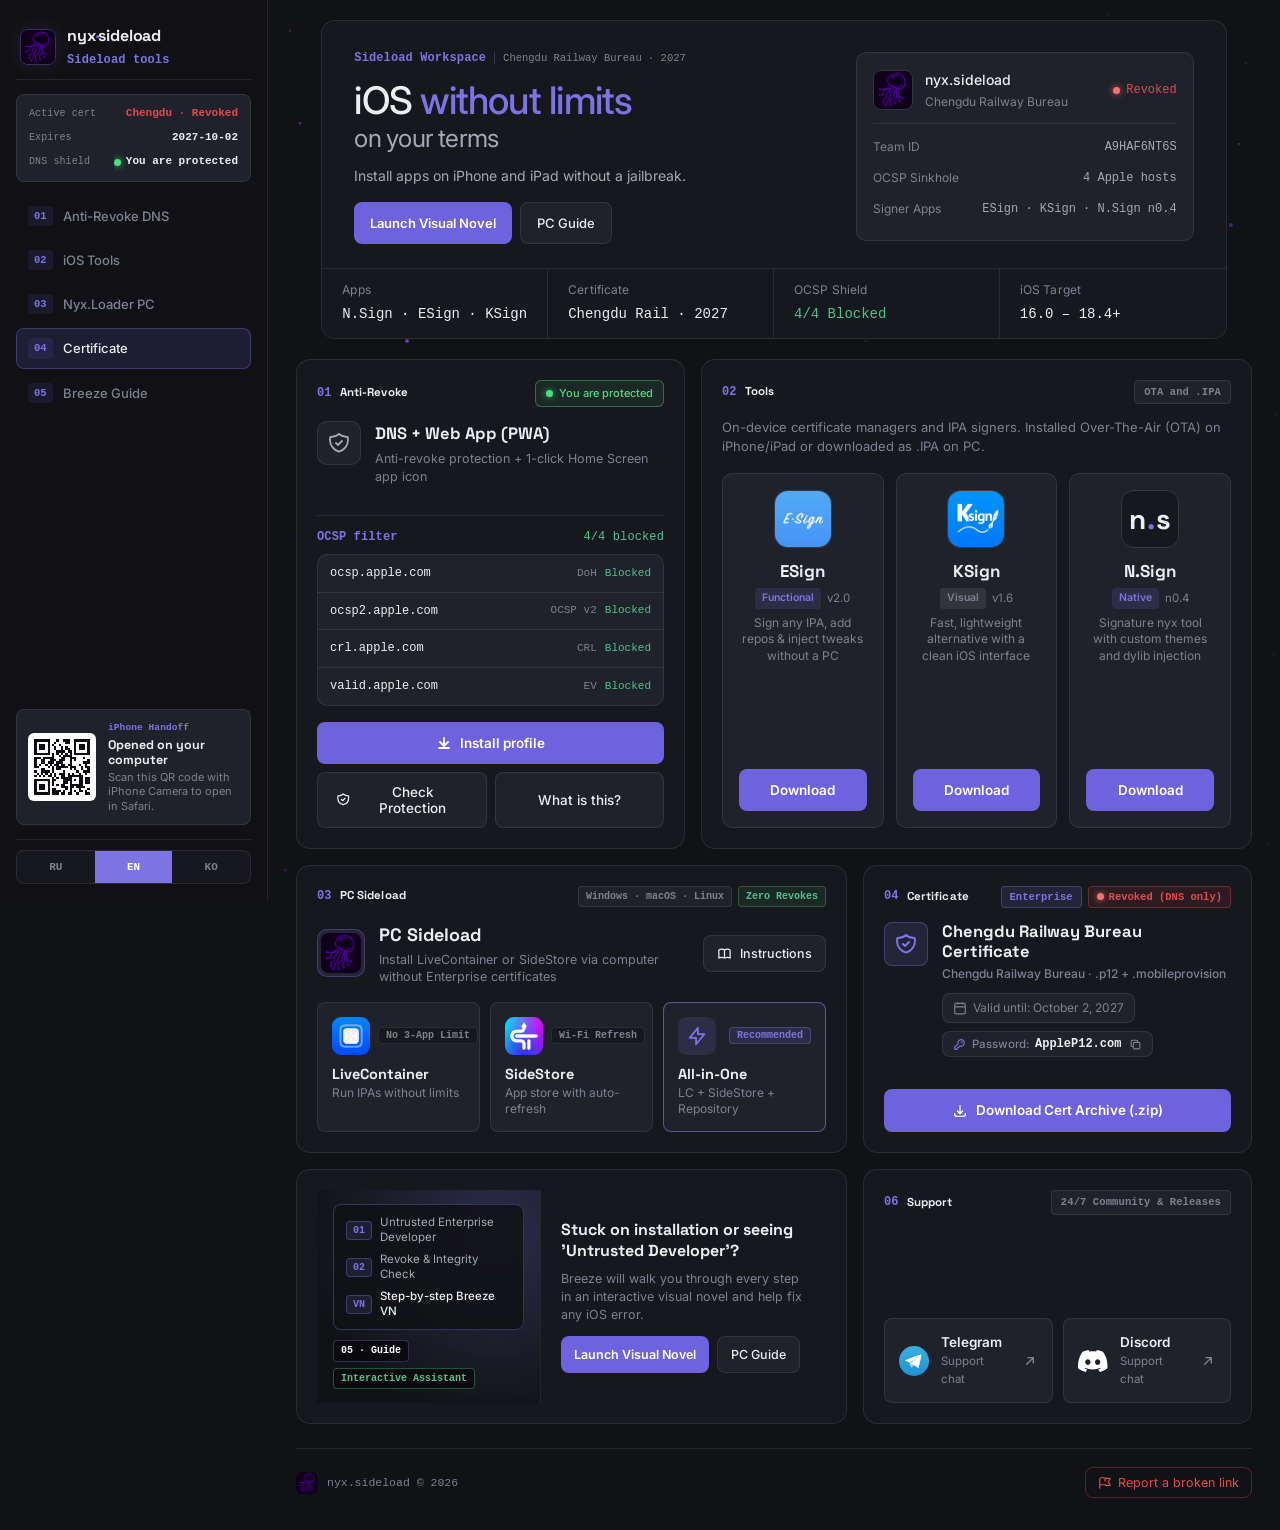
<file: index.html>
<!DOCTYPE html>
<html lang="ru">
<head>
  <meta charset="UTF-8" />
  <meta name="viewport" content="width=device-width, initial-scale=1.0, viewport-fit=cover" />
  <title>nyx.sideload — iOS sideloading portal</title>
  <meta name="description" content="nyx.sideload — iOS sideloading portal with ESign, KSign, N.Sign, LiveContainer and SideStore resources." />
  <meta name="keywords" content="iOS sideload, IPA, ESign, KSign, N.Sign, LiveContainer, SideStore" />
  <meta name="robots" content="index, follow, max-image-preview:large" />
  <meta name="google-site-verification" content="O43_IIhh7gMPWOFRAjKB4eH8r0QsekUvam8je7YkFkw" />
  <meta name="author" content="nyx.sideload" />
  <link rel="canonical" href="https://nyx.sideload.space/" />
  <link rel="alternate" href="https://sideload.nyxsile.lol/" />
  <meta property="og:type" content="website" />
  <meta property="og:site_name" content="nyx.sideload" />
  <meta property="og:title" content="nyx.sideload — iOS sideloading portal" />
  <meta property="og:description" content="ESign, KSign, N.Sign, LiveContainer and SideStore resources in one place." />
  <meta property="og:url" content="https://nyx.sideload.space/" />
  <meta property="og:image" content="https://nyx.sideload.space/icons/og-image.png" />
  <meta property="og:image:alt" content="nyx.sideload" />
  <meta name="twitter:card" content="summary_large_image" />
  <meta name="twitter:title" content="nyx.sideload — iOS sideloading portal" />
  <meta name="twitter:description" content="ESign, KSign, N.Sign, LiveContainer and SideStore resources." />
  <meta name="twitter:image" content="https://nyx.sideload.space/icons/og-image.png" />
  <link rel="preconnect" href="https://fonts.googleapis.com" />
  <link href="https://fonts.googleapis.com/css2?family=Space+Grotesk:wght@400;500;600;700&family=Inter:wght@400;500;600&family=Unbounded:wght@600;700&display=swap" rel="stylesheet" />
  <link rel="stylesheet" href="index.css" />
  <link rel="manifest" href="manifest.json" />
  <meta name="apple-mobile-web-app-capable" content="yes" />
  <meta name="apple-mobile-web-app-status-bar-style" content="black-translucent" />
  <meta name="apple-mobile-web-app-title" content="nyx.sideload" />
  <link rel="apple-touch-icon" href="icons/favicon.png" />
  <link rel="icon" type="image/png" href="icons/favicon.png" />
  <link rel="shortcut icon" href="favicon.ico" />
  <script type="application/ld+json">
  {
    "@context": "https://schema.org",
    "@type": "WebSite",
    "name": "nyx.sideload",
    "url": "https://nyx.sideload.space/",
    "description": "iOS sideloading portal with ESign, KSign, N.Sign, LiveContainer and SideStore resources.",
    "inLanguage": ["ru", "en", "ko"]
  }
  </script>
</head>
<body>

<canvas id="stars" aria-hidden="true"></canvas>

<header id="header">
  <div class="header-inner">
    <a class="header-brand" href="./" aria-label="nyx.sideload">
      <img src="icons/logo.png" alt="" width="32" height="32" />
      <div class="brand-text-wrap">
        <span class="header-logo display">nyx<span>·</span>sideload</span>
        <span class="header-sub-badge">iOS 16–18</span>
      </div>
    </a>

    <div class="header-actions">
      <button type="button" id="mob-header-dns-pill" class="mob-dns-pill" aria-label="Check DNS Protection">
        <span class="status-dot warn" id="mob-header-dns-dot"></span>
        <span id="mob-header-dns-text" data-i="dns-status-short-wait">DNS...</span>
      </button>
      <div class="lang-toggle" role="group" aria-label="Language">
        <button type="button" class="lang-btn active" id="lang-ru" data-lang="ru" aria-pressed="true">RU</button>
        <button type="button" class="lang-btn" id="lang-en" data-lang="en" aria-pressed="false">EN</button>
        <button type="button" class="lang-btn" id="lang-ko" data-lang="ko" aria-pressed="false">KO</button>
      </div>
    </div>
  </div>
</header>

<div id="app" class="nyx-shell">

  <!-- ========================================================
       DESKTOP COMMAND RAIL (>= 960px ONLY)
       ======================================================== -->
  <aside id="desktop-sidebar" class="nyx-sidebar" aria-label="Desktop Navigation & Telemetry">
    <div class="sidebar-top">
      <a class="sidebar-brand" href="./" aria-label="nyx.sideload">
        <img src="icons/logo.png" alt="" width="36" height="36" />
        <div class="sidebar-brand-copy">
          <span class="header-logo display">nyx<span>·</span>sideload</span>
          <span class="sys-code">Sideload tools</span>
        </div>
      </a>

      <div class="sidebar-telemetry">
        <div class="telemetry-row">
          <span class="telemetry-key">Active cert</span>
          <span class="telemetry-val telemetry-val--err">Chengdu · Revoked</span>
        </div>
        <div class="telemetry-row">
          <span class="telemetry-key">Expires</span>
          <span class="telemetry-val">2027-10-02</span>
        </div>
        <div class="telemetry-row telemetry-row--dns">
          <span class="telemetry-key">DNS shield</span>
          <span class="telemetry-dns-state">
            <span class="status-dot warn" id="sidebar-dns-dot"></span>
            <span id="sidebar-dns-text" data-i="dns-status-unknown">Проверка...</span>
          </span>
        </div>
      </div>

      <nav class="sidebar-nav" aria-label="Command Deck Sections">
        <a href="#sec-dns" class="sidebar-link active" data-section="sec-dns">
          <span class="sidebar-idx">01</span>
          <span data-i="nav-dns">Анти-ревок DNS</span>
        </a>
        <a href="#sec-tools" class="sidebar-link" data-section="sec-tools">
          <span class="sidebar-idx">02</span>
          <span data-i="nav-tools">Инструменты iOS</span>
        </a>
        <a href="#sec-pc-sideload" class="sidebar-link" data-section="sec-pc-sideload">
          <span class="sidebar-idx">03</span>
          <span data-i="nav-pc">Nyx.Loader ПК</span>
        </a>
        <a href="#sec-cert-files" class="sidebar-link" data-section="sec-cert-files">
          <span class="sidebar-idx">04</span>
          <span data-i="nav-cert">Сертификат</span>
        </a>
        <a href="#sec-breeze-guide" class="sidebar-link" data-section="sec-breeze-guide">
          <span class="sidebar-idx">05</span>
          <span data-i="nav-breeze">Гайд с Бриз</span>
        </a>
      </nav>
    </div>

    <div class="sidebar-bottom">
      <div class="showcase-qr-card">
        <div class="qr-box" aria-hidden="true">
          <svg viewBox="-2 -2 29 29" width="68" height="68" shape-rendering="crispEdges">
            <rect x="-2" y="-2" width="29" height="29" rx="2" fill="#ffffff"/>
            <path fill="#0A0A0F" d="M0,0h7v1h-7zM10,0h1v1h-1zM13,0h3v1h-3zM18,0h7v1h-7zM0,1h1v1h-1zM6,1h1v1h-1zM9,1h1v1h-1zM14,1h2v1h-2zM18,1h1v1h-1zM24,1h1v1h-1zM0,2h1v1h-1zM2,2h3v1h-3zM6,2h1v1h-1zM8,2h1v1h-1zM11,2h1v1h-1zM18,2h1v1h-1zM20,2h3v1h-3zM24,2h1v1h-1zM0,3h1v1h-1zM2,3h3v1h-3zM6,3h1v1h-1zM9,3h1v1h-1zM12,3h1v1h-1zM14,3h1v1h-1zM18,3h1v1h-1zM20,3h3v1h-3zM24,3h1v1h-1zM0,4h1v1h-1zM2,4h3v1h-3zM6,4h1v1h-1zM9,4h1v1h-1zM12,4h1v1h-1zM14,4h2v1h-2zM18,4h1v1h-1zM20,4h3v1h-3zM24,4h1v1h-1zM0,5h1v1h-1zM6,5h1v1h-1zM10,5h4v1h-4zM15,5h2v1h-2zM18,5h1v1h-1zM24,5h1v1h-1zM0,6h7v1h-7zM8,6h1v1h-1zM10,6h1v1h-1zM12,6h1v1h-1zM14,6h1v1h-1zM16,6h1v1h-1zM18,6h7v1h-7zM8,7h1v1h-1zM11,7h1v1h-1zM13,7h4v1h-4zM0,8h3v1h-3zM4,8h5v1h-5zM12,8h2v1h-2zM16,8h3v1h-3zM22,8h1v1h-1zM0,9h1v1h-1zM3,9h2v1h-2zM7,9h3v1h-3zM11,9h3v1h-3zM16,9h1v1h-1zM18,9h1v1h-1zM24,9h1v1h-1zM0,10h1v1h-1zM3,10h2v1h-2zM6,10h3v1h-3zM10,10h3v1h-3zM16,10h1v1h-1zM22,10h3v1h-3zM0,11h1v1h-1zM2,11h1v1h-1zM5,11h1v1h-1zM7,11h1v1h-1zM9,11h2v1h-2zM12,11h2v1h-2zM15,11h2v1h-2zM20,11h1v1h-1zM23,11h1v1h-1zM0,12h2v1h-2zM6,12h1v1h-1zM8,12h1v1h-1zM10,12h5v1h-5zM16,12h3v1h-3zM21,12h1v1h-1zM23,12h2v1h-2zM3,13h2v1h-2zM8,13h1v1h-1zM10,13h2v1h-2zM16,13h1v1h-1zM18,13h1v1h-1zM21,13h1v1h-1zM24,13h1v1h-1zM0,14h1v1h-1zM3,14h4v1h-4zM8,14h1v1h-1zM13,14h1v1h-1zM19,14h1v1h-1zM22,14h3v1h-3zM1,15h1v1h-1zM3,15h1v1h-1zM5,15h1v1h-1zM7,15h1v1h-1zM9,15h1v1h-1zM11,15h3v1h-3zM15,15h1v1h-1zM17,15h1v1h-1zM20,15h1v1h-1zM23,15h1v1h-1zM0,16h1v1h-1zM2,16h1v1h-1zM4,16h1v1h-1zM6,16h2v1h-2zM9,16h1v1h-1zM12,16h2v1h-2zM15,16h7v1h-7zM8,17h1v1h-1zM10,17h1v1h-1zM12,17h5v1h-5zM20,17h2v1h-2zM23,17h2v1h-2zM0,18h7v1h-7zM8,18h2v1h-2zM13,18h4v1h-4zM18,18h1v1h-1zM20,18h2v1h-2zM23,18h2v1h-2zM0,19h1v1h-1zM6,19h1v1h-1zM8,19h1v1h-1zM13,19h2v1h-2zM16,19h1v1h-1zM20,19h2v1h-2zM23,19h2v1h-2zM0,20h1v1h-1zM2,20h3v1h-3zM6,20h1v1h-1zM8,20h1v1h-1zM10,20h1v1h-1zM12,20h2v1h-2zM16,20h6v1h-6zM0,21h1v1h-1zM2,21h3v1h-3zM6,21h1v1h-1zM12,21h3v1h-3zM16,21h2v1h-2zM19,21h4v1h-4zM0,22h1v1h-1zM2,22h3v1h-3zM6,22h1v1h-1zM8,22h2v1h-2zM14,22h1v1h-1zM16,22h1v1h-1zM20,22h1v1h-1zM24,22h1v1h-1zM0,23h1v1h-1zM6,23h1v1h-1zM8,23h4v1h-4zM13,23h1v1h-1zM16,23h1v1h-1zM18,23h1v1h-1zM20,23h2v1h-2zM23,23h1v1h-1zM0,24h7v1h-7zM8,24h3v1h-3zM12,24h2v1h-2zM15,24h2v1h-2zM19,24h1v1h-1zM23,24h2v1h-2z"/>
          </svg>
        </div>
        <div class="qr-info">
          <span class="qr-badge" data-i="qr-badge">iPhone Handoff</span>
          <h3 data-i="qr-title">Открыть на iPhone</h3>
          <p data-i="qr-desc">Наведи камеру для установки DNS и ESign в 1 тап</p>
        </div>
      </div>

      <div class="sidebar-controls">
        <div class="lang-toggle" role="group" aria-label="Language">
          <button type="button" class="lang-btn active" data-lang="ru" aria-pressed="true">RU</button>
          <button type="button" class="lang-btn" data-lang="en" aria-pressed="false">EN</button>
          <button type="button" class="lang-btn" data-lang="ko" aria-pressed="false">KO</button>
        </div>
      </div>
    </div>
  </aside>

  <!-- ========================================================
       MAIN VIEWPORT (Desktop Command Deck / Mobile Pocket Terminal)
       ======================================================== -->
  <div class="nyx-viewport">

    <!-- Desktop Command Deck Hero (>= 960px Only) -->
    <section class="deck-hero" aria-label="Sideload Workspace">
      <div class="deck-hero-grid">
        <div class="deck-hero-copy">
          <div class="deck-hero-status-strip">
            <span class="sys-code">Sideload Workspace</span>
            <span class="deck-hero-sep" aria-hidden="true"></span>
            <span class="banner-cert-pill">Chengdu Railway Bureau · 2027</span>
          </div>
          <h1 class="deck-hero-title">
            <span class="deck-hero-title-line"><span data-i="hero-title-1">iOS</span> <em class="deck-hero-title-line--accent" style="font-style:normal;" data-i="hero-title-2">без ограничений</em></span>
            <span class="deck-hero-title-line deck-hero-title-line--muted" data-i="hero-title-3">на своих условиях</span>
          </h1>
          <p class="deck-hero-lead" data-i="hero-sub">Установка приложений на iPhone и iPad без джейлбрейка</p>
          <div class="deck-hero-actions">
            <a href="./tutorial-vn/" class="btn btn-primary btn-sm">
              <span data-i="btn-open-vn">Новелла с Бриз</span>
            </a>
            <a href="./tutorial/" class="btn btn-ghost btn-sm">
              <span data-i="btn-open-text-guide">Гайд для ПК</span>
            </a>
          </div>
        </div>

        <div class="deck-hero-visual">
          <div class="deck-spec-card">
            <div class="deck-spec-head">
              <img src="icons/logo.png" alt="" width="40" height="40" class="deck-spec-logo" />
              <div class="deck-spec-title">
                <strong>nyx.sideload</strong>
                <span>Chengdu Railway Bureau</span>
              </div>
              <span class="deck-spec-badge deck-spec-badge--revoked"><span class="status-dot err"></span> Revoked</span>
            </div>
            <div class="deck-spec-rows">
              <div class="deck-spec-row">
                <span class="deck-spec-k">Team ID</span>
                <code class="deck-spec-v">A9HAF6NT6S</code>
              </div>
              <div class="deck-spec-row">
                <span class="deck-spec-k">OCSP Sinkhole</span>
                <code class="deck-spec-v">4 Apple hosts</code>
              </div>
              <div class="deck-spec-row">
                <span class="deck-spec-k">Signer Apps</span>
                <code class="deck-spec-v">ESign · KSign · N.Sign n0.4</code>
              </div>
            </div>
          </div>
        </div>
      </div>

      <div class="deck-hero-stats">
        <div class="deck-stat">
          <span class="deck-stat-key">Apps</span>
          <span class="deck-stat-val">N.Sign · ESign · KSign</span>
        </div>
        <div class="deck-stat">
          <span class="deck-stat-key">Certificate</span>
          <span class="deck-stat-val">Chengdu Rail · 2027</span>
        </div>
        <div class="deck-stat">
          <span class="deck-stat-key">OCSP Shield</span>
          <span class="deck-stat-val deck-stat-val--warn" id="deck-ocsp-stat">Checking...</span>
        </div>
        <div class="deck-stat">
          <span class="deck-stat-key">iOS Target</span>
          <span class="deck-stat-val">16.0 – 18.4+</span>
        </div>
      </div>
    </section>

    <!-- Mobile Pocket Terminal Header & 4-Tab Stepper (< 960px Only) -->
    <section id="hero" class="pocket-hero">
      <div class="pocket-hero-head">
        <div class="hero-eyebrow">
          <span class="hero-eyebrow-dot"></span>
          <span data-i="hero-eyebrow-text">nyx.sideload · iOS</span>
        </div>
        <h1>
          <span data-i="hero-title-1">iOS</span> <em data-i="hero-title-2">без ограничений</em>
          <span class="hero-tail" data-i="hero-title-3">на своих условиях</span>
        </h1>
        <p class="hero-lead" data-i="hero-sub">Установка приложений на iPhone и iPad без джейлбрейка.</p>
      </div>

      <div class="mobile-stepper" role="tablist" aria-label="Шаги установки на iOS">
        <button type="button" class="mobile-step-pill active" role="tab" aria-selected="true" data-tab="dns" data-target="sec-dns">
          <span class="step-num">01</span>
          <span class="step-label" data-i="step-1-short">Защита</span>
        </button>
        <button type="button" class="mobile-step-pill" role="tab" aria-selected="false" data-tab="tools" data-target="sec-tools">
          <span class="step-num">02</span>
          <span class="step-label" data-i="step-2-short">ESign / KSign</span>
        </button>
        <button type="button" class="mobile-step-pill" role="tab" aria-selected="false" data-tab="cert" data-target="sec-cert-files">
          <span class="step-num">03</span>
          <span class="step-label" data-i="step-3-short">Серт</span>
        </button>
        <button type="button" class="mobile-step-pill" role="tab" aria-selected="false" data-tab="guide" data-target="sec-breeze-guide">
          <span class="step-num">04</span>
          <span class="step-label" data-i="step-4-short">Бриз</span>
        </button>
      </div>
    </section>

    <main id="main" class="container">

      <div id="inapp-browser-banner" class="inapp-banner fade-up">
        <div class="inapp-banner-content">
          <svg class="inapp-banner-icon" width="18" height="18" fill="none" viewBox="0 0 24 24" stroke="currentColor" stroke-width="2" aria-hidden="true"><path stroke-linecap="round" stroke-linejoin="round" d="M12 9v2m0 4h.01m-6.938 4h13.856c1.54 0 2.502-1.667 1.732-3L13.732 4c-.77-1.333-2.694-1.333-3.464 0L3.34 16c-.77 1.333.192 3 1.732 3z"/></svg>
          <span data-i="inapp-browser-warn">Вы открыли сайт во встроенном браузере. Для успешной установки приложений откройте сайт в <strong>Safari</strong>.</span>
        </div>
      </div>

      <div class="workspace-grid">

        <!-- ========================================================
             [SYS://01] DNS SHIELD (Desktop Cols 1-5 / Mobile Tab: dns)
             ======================================================== -->
        <section class="card dns-card-visual bento-dns fade-up" id="sec-dns" data-mob-panel="dns" data-breeze-step="1">
          <div class="card-header-row">
            <div class="section-heading-group">
              <span class="sys-code">01</span>
              <span class="mobile-step-badge" data-i="badge-step-1">Шаг 1</span>
              <p class="section-label" style="margin:0;" data-i="sec-dns-label">Анти-ревок</p>
            </div>
            <span id="dns-status-badge" class="tool-tag" style="background: var(--surface2); color: var(--muted); border: 1px solid var(--border); padding: 4px 10px; border-radius: 6px; font-size: 11px; font-weight: 500; display: inline-flex; align-items: center; gap: 6px;">
              <span class="status-dot warn" id="dns-status-dot"></span>
              <span id="dns-status-text" data-i="dns-status-unknown">Проверка...</span>
            </span>
          </div>

          <div class="dns-visual-body">
            <div class="dns-radar-graphic" aria-hidden="true">
              <svg class="radar-shield-svg" width="24" height="24" fill="none" viewBox="0 0 24 24" stroke="currentColor" stroke-width="1.8">
                <path stroke-linecap="round" stroke-linejoin="round" d="M9 12l2 2 4-4m5.618-4.016A11.955 11.955 0 0112 2.944a11.955 11.955 0 01-8.618 3.04A12.02 12.02 0 003 9c0 5.591 3.824 10.29 9 11.622 5.176-1.332 9-6.03 9-11.622 0-1.042-.133-2.052-.382-3.016z" />
              </svg>
            </div>
            <div class="dns-info">
              <h3 data-i="dns-title">DNS + Веб-приложение (PWA)</h3>
              <p data-i="dns-sub">Анти-ревок защита и иконка портала на экран «Домой» в 1 клик</p>
            </div>
          </div>

          <div class="dns-telemetry-matrix" aria-label="OCSP Filter Hosts">
            <div class="dns-telemetry-head">
              <span class="sys-code">OCSP filter</span>
              <span class="dns-telemetry-live dns-telemetry-live--warn" id="dns-telemetry-summary" data-i="dns-hosts-checking">Проверка...</span>
            </div>
            <div class="dns-telemetry-list">
              <div class="dns-host-row" data-dns-host="ocsp.apple.com">
                <span class="dns-telemetry-host">ocsp.apple.com</span>
                <span class="dns-host-proto">DoH</span>
                <span class="dns-telemetry-status dns-telemetry-status--wait" data-i="dns-host-checking">Проверка...</span>
              </div>
              <div class="dns-host-row" data-dns-host="ocsp2.apple.com">
                <span class="dns-telemetry-host">ocsp2.apple.com</span>
                <span class="dns-host-proto">OCSP v2</span>
                <span class="dns-telemetry-status dns-telemetry-status--wait" data-i="dns-host-checking">Проверка...</span>
              </div>
              <div class="dns-host-row" data-dns-host="crl.apple.com">
                <span class="dns-telemetry-host">crl.apple.com</span>
                <span class="dns-host-proto">CRL</span>
                <span class="dns-telemetry-status dns-telemetry-status--wait" data-i="dns-host-checking">Проверка...</span>
              </div>
              <div class="dns-host-row" data-dns-host="valid.apple.com">
                <span class="dns-telemetry-host">valid.apple.com</span>
                <span class="dns-host-proto">EV</span>
                <span class="dns-telemetry-status dns-telemetry-status--wait" data-i="dns-host-checking">Проверка...</span>
              </div>
            </div>
          </div>

          <div class="dns-actions">
            <button class="btn btn-primary" id="btn-install-dns" data-i-text="dns-install">
              <svg width="16" height="16" fill="none"><path d="M8 3v8M4 7l4 4 4-4" stroke="currentColor" stroke-width="1.8" stroke-linecap="round" stroke-linejoin="round"/><path d="M3 13h10" stroke="currentColor" stroke-width="1.8" stroke-linecap="round"/></svg>
              <span data-i="dns-install">Установить профиль</span>
            </button>
            <button class="btn btn-ghost" id="btn-check-dns">
              <svg width="15" height="15" fill="none" viewBox="0 0 24 24" stroke="currentColor" stroke-width="2"><path stroke-linecap="round" stroke-linejoin="round" d="M9 12l2 2 4-4m5.618-4.016A11.955 11.955 0 0112 2.944a11.955 11.955 0 01-8.618 3.04A12.02 12.02 0 003 9c0 5.591 3.824 10.29 9 11.622 5.176-1.332 9-6.03 9-11.622 0-1.042-.133-2.052-.382-3.016z"/></svg>
              <span data-i="btn-check-dns-text">Проверить защиту</span>
            </button>
            <button class="btn btn-ghost" id="btn-dns-info" data-i-text="dns-whats-this">
              <span data-i="dns-whats-this">Что это?</span>
            </button>
          </div>

          <div class="mob-step-nav">
            <button type="button" class="btn btn-primary btn-full" data-goto-tab="tools">
              <span data-i="next-step-tools">Далее: Шаг 2 — ESign / KSign</span>
              <span>→</span>
            </button>
          </div>
        </section>

        <!-- ========================================================
             [SYS://02] TOOLS ARSENAL (Desktop Cols 6-12 / Mobile Tab: tools)
             ======================================================== -->
        <section class="card bento-tools fade-up" id="sec-tools" data-mob-panel="tools" data-breeze-step="2">
          <div class="card-header-row">
            <div class="section-heading-group">
              <span class="sys-code">02</span>
              <span class="mobile-step-badge" data-i="badge-step-2">Шаг 2</span>
              <p class="section-label" style="margin:0;" data-i="sec-tools-label">Инструменты</p>
            </div>
            <span class="section-sub-pill" data-i="tools-ota-hint">OTA и .IPA</span>
          </div>

          <p class="section-intro-desc" data-i="tools-intro-desc">
            Менеджеры сертификатов и подписи приложений прямо на устройстве. На iPhone устанавливаются по воздуху (OTA), на ПК скачиваются в формате .IPA.
          </p>

          <div class="tools-grid-new">

            <div class="tool-card-new tool-card--featured" id="card-esign">
              <div class="tool-card-top">
                <div class="tool-icon-container">
                  <img src="icons/esign.png" alt="ESign Icon">
                </div>
                <div class="tool-info-new">
                  <span class="tool-title-new">ESign</span>
                  <div class="tool-meta-new">
                    <span class="tool-tag" style="background:var(--accent-lo); color:var(--accent);" data-i="tag-recommended">Рекомендован</span>
                    <span>v5.0.2</span>
                  </div>
                  <p class="tool-desc-inline" data-i="esign-short-desc">Подпись любых IPA, репозитории и инъекция твиков без ПК</p>
                </div>
              </div>
              <button class="btn btn-primary btn-full" id="btn-open-esign" style="margin-top:auto;">
                <span data-i="download">Скачать</span>
              </button>
            </div>

            <div class="tool-card-new" id="card-ksign">
              <div class="tool-card-top">
                <div class="tool-icon-container">
                  <img src="icons/ksign.png" alt="KSign Icon">
                </div>
                <div class="tool-info-new">
                  <span class="tool-title-new">KSign</span>
                  <div class="tool-meta-new">
                    <span class="tool-tag" data-i="tag-alt">Альтернатива</span>
                    <span>v1.6</span>
                  </div>
                  <p class="tool-desc-inline" data-i="ksign-short-desc">Быстрый и легкий аналог с современным интерфейсом iOS</p>
                </div>
              </div>
              <button class="btn btn-primary btn-full" id="btn-open-ksign" style="margin-top:auto;">
                <span data-i="download">Скачать</span>
              </button>
            </div>

            <div class="tool-card-new" id="card-nsign">
              <div class="tool-card-top">
                <div class="tool-icon-container">
                  <span class="ns-logo" aria-label="N.Sign">n<span>.</span>s</span>
                </div>
                <div class="tool-info-new">
                  <span class="tool-title-new">N.Sign</span>
                  <div class="tool-meta-new">
                    <span class="tool-tag tool-tag--new" data-i="tag-new">Нативный</span>
                    <span>n0.4</span>
                  </div>
                  <p class="tool-desc-inline" data-i="nsign-short-desc">Фирменный подписыватель nyx с кастомными темами и dylib</p>
                </div>
              </div>
              <button class="btn btn-primary btn-full" id="btn-open-nsign" style="margin-top:auto;">
                <span data-i="download">Скачать</span>
              </button>
            </div>

          </div>

          <div class="mob-step-nav">
            <button type="button" class="btn btn-ghost btn-sm" data-goto-tab="dns">
              <span>←</span>
              <span data-i="prev-step-dns">Шаг 1: DNS</span>
            </button>
            <button type="button" class="btn btn-primary btn-sm" data-goto-tab="cert">
              <span data-i="next-step-cert">Шаг 3: Сертификат</span>
              <span>→</span>
            </button>
          </div>
        </section>

        <!-- ========================================================
             [SYS://03] PC SIDELOAD DECK (Desktop Cols 1-7 / Mobile Tab: tools)
             ======================================================== -->
        <section class="pc-sideload-card bento-pc fade-up" id="sec-pc-sideload" data-mob-panel="tools">
          <div class="card-header-row">
            <div class="section-heading-group">
              <span class="sys-code">03</span>
              <p class="section-label" style="margin:0;" data-i="sec-pc-label">Сайдлоуд с ПК</p>
            </div>
            <div class="pc-badge-row">
              <span class="pc-badge-pill">Windows · macOS · Linux</span>
              <span class="pc-badge-pill pc-badge-pill--ok" data-i="pc-no-revoke-badge">Без отзыва сертификата</span>
            </div>
          </div>

          <div class="pc-sideload-header">
            <div class="pc-sideload-icon" aria-hidden="true">
              <img src="icons/logo.png" alt="" width="40" height="40" style="border-radius:8px; object-fit:cover;" />
            </div>
            <div class="pc-sideload-title-block">
              <h2 class="display" data-i="pc-title">Сайдлоуд с ПК</h2>
              <p data-i="pc-desc">Установите LiveContainer или Sidestore через компьютер без Enterprise-сертификатов</p>
            </div>
            <div class="pc-sideload-cta">
              <a class="btn btn-ghost btn-sm" href="./tutorial/">
                <svg width="15" height="15" fill="none" viewBox="0 0 24 24" stroke="currentColor" stroke-width="2"><path stroke-linecap="round" stroke-linejoin="round" d="M12 6.253v13m0-13C10.832 5.477 9.246 5 7.5 5S4.168 5.477 3 6.253v13C4.168 18.477 5.754 18 7.5 18s3.332.477 4.5 1.253m0-13C13.168 5.477 14.754 5 16.5 5c1.747 0 3.332.477 4.5 1.253v13C19.832 18.477 18.247 18 16.5 18c-1.746 0-3.332.477-4.5 1.253"/></svg>
                <span data-i="btn-instructions">Инструкция</span>
              </a>
            </div>
          </div>

          <div class="mobile-wall">
            <div class="mobile-wall-icon" aria-hidden="true">
              <svg width="34" height="34" fill="none" viewBox="0 0 24 24" stroke="currentColor" stroke-width="1.8"><rect x="2" y="3" width="20" height="14" rx="2"/><path d="M8 21h8m-4-4v4"/></svg>
            </div>
            <h3 data-i="pc-mobile-wall-title">Только с компьютера</h3>
            <p data-i="pc-mobile-wall-desc">Эта функция работает только на десктопной версии сайта. Зайдите с ПК или Mac.</p>
            <div class="mobile-wall-actions">
              <button type="button" class="btn btn-primary btn-sm" id="btn-copy-site">
                <svg width="16" height="16" fill="none" viewBox="0 0 24 24" stroke="currentColor" stroke-width="2" aria-hidden="true"><path stroke-linecap="round" stroke-linejoin="round" d="M8 16H6a2 2 0 01-2-2V6a2 2 0 012-2h8a2 2 0 012 2v2m-6 12h8a2 2 0 002-2v-8a2 2 0 00-2-2h-8a2 2 0 00-2 2v8a2 2 0 002 2z"/></svg>
                <span data-i="pc-copy-link">Скопировать ссылку для ПК</span>
              </button>
              <a class="btn btn-ghost btn-sm" href="./tutorial/">
                <span data-i="btn-instructions">Инструкция</span>
              </a>
            </div>
          </div>

          <div class="method-list">
            <button type="button" class="method-row" data-method="livecontainer" aria-haspopup="dialog">
              <div class="method-row-top">
                <img class="method-icon" src="icons/lc-icon.png" alt="LiveContainer" width="40" height="40">
                <span class="method-os-pill">No 3-App Limit</span>
              </div>
              <span class="method-text">
                <span class="method-name">LiveContainer</span>
                <span class="method-desc" data-i="pc-lc-desc">Запуск IPA без лимита</span>
              </span>
            </button>

            <button type="button" class="method-row" data-method="sidestore" aria-haspopup="dialog">
              <div class="method-row-top">
                <img class="method-icon" src="icons/ss-icon.png" alt="SideStore" width="40" height="40">
                <span class="method-os-pill">Wi-Fi Refresh</span>
              </div>
              <span class="method-text">
                <span class="method-name">SideStore</span>
                <span class="method-desc" data-i="pc-ss-desc">Магазин с автообновлением</span>
              </span>
            </button>

            <button type="button" class="method-row method-row--lead" data-method="combo" aria-haspopup="dialog">
              <div class="method-row-top">
                <span class="method-icon method-icon--glyph" aria-hidden="true">
                  <svg width="22" height="22" fill="none" viewBox="0 0 24 24" stroke="currentColor" stroke-width="2"><path stroke-linecap="round" stroke-linejoin="round" d="M13 10V3L4 14h7v7l9-11h-7z"/></svg>
                </span>
                <span class="method-tag" data-i="pc-combo-tag">Рекомендуем</span>
              </div>
              <span class="method-text">
                <span class="method-name" data-i="pc-combo-title">Всё в одном</span>
                <span class="method-desc" data-i="pc-combo-desc">LC + Sidestore + репозиторий</span>
              </span>
            </button>
          </div>
        </section>

        <!-- ========================================================
             [SYS://04] CERTIFICATE VAULT (Desktop Cols 8-12 / Mobile Tab: cert)
             ======================================================== -->
        <section class="card cert-card bento-cert fade-up" id="sec-cert-files" data-mob-panel="cert">
          <div class="card-header-row">
            <div class="section-heading-group">
              <span class="sys-code">04</span>
              <span class="mobile-step-badge" data-i="badge-step-3">Шаг 3</span>
              <p class="section-label" style="margin:0;" data-i="sec-cert-download-label">Сертификат</p>
            </div>
            <div class="cert-status-badges">
              <span class="cert-type-badge">Enterprise</span>
              <span class="cert-status-badge cert-status-badge--revoked">
                <span class="status-dot err" aria-hidden="true"></span>
                <span data-i="cert-revoked">Отозван (только с DNS)</span>
              </span>
            </div>
          </div>

          <div class="cert-body">
            <div class="cert-icon-box" aria-hidden="true">
              <svg width="24" height="24" fill="none" viewBox="0 0 24 24" stroke="currentColor" stroke-width="2">
                <path stroke-linecap="round" stroke-linejoin="round" d="M9 12l2 2 4-4m5.618-4.016A11.955 11.955 0 0112 2.944a11.955 11.955 0 01-8.618 3.04A12.02 12.02 0 003 9c0 5.591 3.824 10.29 9 11.622 5.176-1.332 9-6.03 9-11.622 0-1.042-.133-2.052-.382-3.016z" />
              </svg>
            </div>

            <div class="cert-info">
              <div class="cert-title-group">
                <h3 class="cert-name" data-i="cert-card-title">Сертификат Chengdu Railway Bureau</h3>
                <span class="cert-issuer">Chengdu Railway Bureau · .p12 + .mobileprovision</span>
              </div>

              <div class="cert-meta-tags">
                <span class="cert-meta-item">
                  <svg width="14" height="14" fill="none" viewBox="0 0 24 24" stroke="currentColor" stroke-width="2" aria-hidden="true">
                    <rect x="3" y="4" width="18" height="18" rx="2" ry="2"/>
                    <line x1="16" y1="2" x2="16" y2="6"/>
                    <line x1="8" y1="2" x2="8" y2="6"/>
                    <line x1="3" y1="10" x2="21" y2="10"/>
                  </svg>
                  <span data-i="cert-valid-until">Годен до: 2 октября 2027 г.</span>
                </span>

                <button type="button" class="cert-pwd-chip" id="chip-copy-pwd" title="Нажмите, чтобы скопировать пароль">
                  <svg class="pwd-key-icon" width="13" height="13" fill="none" viewBox="0 0 24 24" stroke="currentColor" stroke-width="2" aria-hidden="true">
                    <path stroke-linecap="round" stroke-linejoin="round" d="M15 7a2 2 0 012 2m4 0a6 6 0 01-7.743 5.743L11 17H9v2H7v2H4a1 1 0 01-1-1v-2.586a1 1 0 01.293-.707l5.964-5.964A6 6 0 1121 9z" />
                  </svg>
                  <span class="pwd-label" data-i="cert-pwd-label">Пароль:</span>
                  <code class="pwd-val">AppleP12.com</code>
                  <svg class="pwd-copy-icon" width="13" height="13" fill="none" viewBox="0 0 24 24" stroke="currentColor" stroke-width="2" aria-hidden="true">
                    <path stroke-linecap="round" stroke-linejoin="round" d="M8 16H6a2 2 0 01-2-2V6a2 2 0 012-2h8a2 2 0 012 2v2m-6 12h8a2 2 0 002-2v-8a2 2 0 00-2-2h-8a2 2 0 00-2 2v8a2 2 0 002 2z"/>
                  </svg>
                </button>
              </div>
            </div>
          </div>

          <div class="cert-actions">
            <a href="certs/Chengdu_Railway_Bureau.zip" download="Chengdu_Railway_Bureau.zip" class="btn btn-primary btn-full" id="btn-dl-cert-zip">
              <svg width="16" height="16" fill="none" viewBox="0 0 24 24" stroke="currentColor" stroke-width="2" aria-hidden="true"><path stroke-linecap="round" stroke-linejoin="round" d="M4 16v1a3 3 0 003 3h10a3 3 0 003-3v-1m-4-4l-4 4m0 0l-4-4m4 4V4"/></svg>
              <span data-i="btn-download-cert-zip">Скачать сертификат (.zip)</span>
            </a>
          </div>

          <div class="mob-step-nav">
            <button type="button" class="btn btn-ghost btn-sm" data-goto-tab="tools">
              <span>←</span>
              <span data-i="prev-step-tools">Шаг 2: Приложения</span>
            </button>
            <button type="button" class="btn btn-primary btn-sm" data-goto-tab="guide">
              <span data-i="next-step-guide">Шаг 4: Гайд & Чат</span>
              <span>→</span>
            </button>
          </div>
        </section>

        <!-- ========================================================
             [SYS://05] BREEZE TROUBLESHOOTER (Desktop Cols 1-7 / Mobile Tab: guide)
             ======================================================== -->
        <section class="card breeze-guide-card bento-breeze fade-up" id="sec-breeze-guide" data-mob-panel="guide">
          <div class="breeze-guide-media" aria-hidden="true">
            <div class="breeze-preview-card">
              <div class="breeze-preview-row">
                <span class="breeze-preview-badge">01</span>
                <span data-i="breeze-prev-1">Ненадежный разработчик</span>
              </div>
              <div class="breeze-preview-row">
                <span class="breeze-preview-badge">02</span>
                <span data-i="breeze-prev-2">Слёт и проверка сертификата</span>
              </div>
              <div class="breeze-preview-row breeze-preview-row--accent">
                <span class="breeze-preview-badge">VN</span>
                <span data-i="breeze-prev-3">Пошаговый разбор с Бриз</span>
              </div>
            </div>
            <div class="breeze-guide-media-badges">
              <span class="breeze-hud-chip">05 · Guide</span>
              <span class="breeze-hud-chip breeze-hud-chip--ok" data-i="breeze-chip-interactive">Интерактивный помощник</span>
            </div>
          </div>
          <div class="breeze-guide-content">
            <h3 data-i="breeze-card-heading">Запутался в установке или вылезла ошибка «Ненадежный разработчик»?</h3>
            <p data-i="breeze-card-text">Бриз проведет тебя по всем шагам в формате интерактивной визуальной новеллы и подскажет, как починить любую ошибку iOS.</p>
            <div class="breeze-guide-actions">
              <a href="./tutorial-vn/" class="btn btn-primary btn-sm">
                <span data-i="btn-open-vn">Запустить новеллу</span>
              </a>
              <a href="./tutorial/" class="btn btn-ghost btn-sm">
                <span data-i="btn-open-text-guide">Гайд для ПК</span>
              </a>
            </div>
          </div>
        </section>

        <!-- ========================================================
             [SYS://06] SUPPORT & COMMUNITY (Desktop Cols 8-12 / Mobile Tab: guide)
             ======================================================== -->
        <section class="card support-card-visual bento-support fade-up" id="sec-support" data-mob-panel="guide" data-breeze-step="3">
          <div class="card-header-row">
            <div class="section-heading-group">
              <span class="sys-code">06</span>
              <p class="section-label" style="margin:0;" data-i="sec-support-label">Поддержка</p>
            </div>
            <span class="section-sub-pill" data-i="support-community-tag">24/7 Комьюнити & Релизы</span>
          </div>
          <div class="support-grid">
            <a href="https://t.me/+BSvPQjneyhU3ODA6" class="support-link" id="sup-tg" target="_blank" rel="noopener noreferrer">
              <img src="icons/telegram.svg" alt="" class="support-icon" width="32" height="32" />
              <span class="support-text">
                <span class="support-name" data-i="sup-tg">Telegram</span>
                <span class="support-desc" data-i="sup-chat">Чат поддержки</span>
              </span>
              <svg class="support-out" width="16" height="16" fill="none" viewBox="0 0 24 24" stroke="currentColor" stroke-width="2" aria-hidden="true"><path d="M7 17L17 7M9 7h8v8" stroke-linecap="round" stroke-linejoin="round"/></svg>
            </a>
            <a href="https://discord.gg/d5hpCgPFnn" class="support-link" id="sup-discord" target="_blank" rel="noopener noreferrer">
              <img src="icons/discord.svg" alt="" class="support-icon" width="32" height="32" />
              <span class="support-text">
                <span class="support-name">Discord</span>
                <span class="support-desc" data-i="sup-chat">Чат поддержки</span>
              </span>
              <svg class="support-out" width="16" height="16" fill="none" viewBox="0 0 24 24" stroke="currentColor" stroke-width="2" aria-hidden="true"><path d="M7 17L17 7M9 7h8v8" stroke-linecap="round" stroke-linejoin="round"/></svg>
            </a>
          </div>

          <div class="mob-step-nav">
            <button type="button" class="btn btn-ghost btn-full btn-sm" data-goto-tab="cert">
              <span>←</span>
              <span data-i="prev-step-cert">Шаг 3: Сертификат</span>
            </button>
          </div>
        </section>

      </div>

  </main>

  <footer id="footer" data-mob-panel="guide">
    <div class="footer-inner">
      <div class="footer-actions">
        <div class="footer-brand-meta">
          <img src="icons/logo.png" alt="" width="22" height="22" style="border-radius:6px;" />
          <span class="footer-copy">nyx.sideload © 2026</span>
        </div>
        <button type="button" class="mode-switch-btn mode-switch-btn--report" id="btn-report" aria-haspopup="dialog">
          <svg width="14" height="14" fill="none" viewBox="0 0 24 24" stroke="currentColor" stroke-width="2" aria-hidden="true"><path stroke-linecap="round" stroke-linejoin="round" d="M3 21v-4m0 0V5a2 2 0 012-2h6.5l1 1H21l-3 6 3 6h-8.5l-1-1H5a2 2 0 00-2 2zm9-13.5V9"/></svg>
          <span data-i="report-btn">Пожаловаться на ссылку</span>
        </button>
      </div>
    </div>
  </footer>

  </div> <!-- /.nyx-viewport -->

</div> <!-- /#app.nyx-shell -->


<!-- Mobile-only Pocket Terminal Bottom Navigation Bar -->
<nav id="mobile-bottom-nav" class="mobile-bottom-nav" aria-label="Mobile Quick Navigation">
  <a href="#sec-dns" class="mob-nav-item active" data-target="sec-dns">
    <svg width="20" height="20" fill="none" viewBox="0 0 24 24" stroke="currentColor" stroke-width="2">
      <path stroke-linecap="round" stroke-linejoin="round" d="M9 12l2 2 4-4m5.618-4.016A11.955 11.955 0 0112 2.944a11.955 11.955 0 01-8.618 3.04A12.02 12.02 0 003 9c0 5.591 3.824 10.29 9 11.622 5.176-1.332 9-6.03 9-11.622 0-1.042-.133-2.052-.382-3.016z"/>
    </svg>
    <span data-i="mob-nav-dns">Защита</span>
  </a>
  <a href="#sec-tools" class="mob-nav-item" data-target="sec-tools">
    <svg width="20" height="20" fill="none" viewBox="0 0 24 24" stroke="currentColor" stroke-width="2">
      <rect x="3" y="3" width="7" height="7" rx="1.5"/>
      <rect x="14" y="3" width="7" height="7" rx="1.5"/>
      <rect x="14" y="14" width="7" height="7" rx="1.5"/>
      <rect x="3" y="14" width="7" height="7" rx="1.5"/>
    </svg>
    <span data-i="mob-nav-tools">Приложения</span>
  </a>
  <a href="#sec-cert-files" class="mob-nav-item" data-target="sec-cert-files">
    <svg width="20" height="20" fill="none" viewBox="0 0 24 24" stroke="currentColor" stroke-width="2">
      <path stroke-linecap="round" stroke-linejoin="round" d="M15 7a2 2 0 012 2m4 0a6 6 0 01-7.743 5.743L11 17H9v2H7v2H4a1 1 0 01-1-1v-2.586a1 1 0 01.293-.707l5.964-5.964A6 6 0 1121 9z"/>
    </svg>
    <span data-i="mob-nav-cert">Сертификат</span>
  </a>
  <a href="#sec-breeze-guide" class="mob-nav-item" data-target="sec-breeze-guide">
    <svg width="20" height="20" fill="none" viewBox="0 0 24 24" stroke="currentColor" stroke-width="2">
      <path stroke-linecap="round" stroke-linejoin="round" d="M8 10h.01M12 10h.01M16 10h.01M9 16H5a2 2 0 01-2-2V6a2 2 0 012-2h14a2 2 0 012 2v8a2 2 0 01-2 2h-5l-5 5v-5z"/>
    </svg>
    <span data-i="mob-nav-guide">Поддержка</span>
  </a>
</nav>


<div id="toast" role="status" aria-live="polite"></div>

<div id="report-modal" class="hidden" role="dialog" aria-modal="true" aria-labelledby="report-title">
  <div class="modal-inner">
    <h2 id="report-title" data-i="report-title">Пожаловаться на ссылку</h2>
    <p data-i="report-desc">Опиши проблему — что сломалось и какая ссылка не работает</p>
    <textarea id="report-text" placeholder="Ссылка или описание..." aria-label="Ссылка или описание"></textarea>
    <div class="modal-actions">
      <button type="button" class="btn btn-primary" id="btn-report-send">
        <span data-i="report-send">Отправить</span>
      </button>
      <button type="button" class="btn btn-ghost" id="btn-report-cancel">
        <span data-i="cancel">Отмена</span>
      </button>
    </div>
  </div>
</div>

<div id="installer-modal" class="modal-overlay-new" role="dialog" aria-modal="true" aria-labelledby="inst-modal-title">
  <div class="modal-box-new">
    <button class="modal-close-new" id="btn-close-installer">&times;</button>
    <div class="modal-body-columns">

      <div class="modal-left-panel">
        <div class="large-modal-icon" id="modal-app-icon"></div>
        <h2 class="modal-app-name" id="inst-modal-title">ESign</h2>
        <div class="modal-app-meta">
          <span>Status: <strong id="modal-app-status" style="display:inline-flex; align-items:center; gap:6px;"><span class="status-dot err"></span><span id="modal-app-status-text">Отозван (только с DNS)</span></strong></span>
          <span>Bundle ID: <strong id="modal-app-bundle">com.esign.sideload</strong></span>
          <span>Version: <strong id="modal-app-version">1.5.1</strong></span>
          <span>Size: <strong id="modal-app-size">14.9 MB</strong></span>
        </div>
      </div>

      <div class="modal-right-panel">
        <div class="tabs-header-new">
          <button class="tab-btn-new active" id="tab-btn-standard" data-i="tab-standard">Стандартная подпись</button>
          <button class="tab-btn-new" id="tab-btn-custom" data-i="tab-custom">Кастомизация</button>
        </div>

         <div class="tab-content-new active" id="tab-content-standard">
           <div id="standard-install-fields">
             <div class="form-group-new">
               <label for="modal-cert-select" data-i="label-select-cert">Выбрать сертификат</label>
               <select class="sel" id="modal-cert-select" style="width:100%;">
                 <option value="chengdu-railway-bureau" selected>Chengdu Railway Bureau [Отозван]</option>
               </select>
             </div>
             <p style="font-size:12px; color:var(--muted); line-height:1.4;" data-i="cert-disclaimer">
               Сертификат используется для подписи приложения, чтобы его можно было установить без джейлбрейка.
             </p>
             <div style="display:flex; gap:8px; margin-top:8px;">
               <button class="btn btn-primary" id="btn-modal-install" style="flex:1;">
                 <span id="btn-modal-install-text" data-i="install">Установить</span>
               </button>
               <button class="btn btn-ghost" id="btn-modal-copy-link" title="Скопировать ссылку на установку" aria-label="Copy Install Link" style="padding: 10px 14px;">
                 <svg width="16" height="16" fill="none" viewBox="0 0 24 24" stroke="currentColor" stroke-width="2"><path stroke-linecap="round" stroke-linejoin="round" d="M8 16H6a2 2 0 01-2-2V6a2 2 0 012-2h8a2 2 0 012 2v2m-6 12h8a2 2 0 002-2v-8a2 2 0 00-2-2h-8a2 2 0 00-2 2v8a2 2 0 002 2z"/></svg>
               </button>
             </div>
           </div>

           <div id="standard-install-unavailable" style="display:none; flex-direction:column; align-items:center; gap:12px; text-align:center; padding:16px 10px;">
              <img src="icons/on-station.png" alt="N.Sign is getting ready" style="width:72px; height:72px; border-radius:50%; object-fit:cover;">
              <h3 style="font-family:'Space Grotesk', sans-serif; font-size:16px;" data-i="nsign-app-unavailable-title">Приложение N.Sign временно недоступно</h3>
              <p style="font-size:12px; color:var(--muted); line-height:1.4;" data-i="nsign-app-unavailable-desc">
                Приложение N.Sign находится в разработке. Воспользуйтесь веб-версией во вкладке «Кастомизация».
              </p>
            </div>
          </div>

        <div class="tab-content-new" id="tab-content-custom">

          <div id="custom-locked-view" class="customization-lock-new">
            <div class="custom-lock-icon">
              <svg width="18" height="18" fill="none" viewBox="0 0 24 24"><rect x="5" y="11" width="14" height="10" rx="2" stroke="currentColor" stroke-width="1.8"/><path d="M8 11V7a4 4 0 0 1 8 0v4" stroke="currentColor" stroke-width="1.8" stroke-linecap="round"/></svg>
            </div>
            <span class="custom-lock-text" data-i="custom-lock-msg">
              Собственная подпись, инъекции dylib и смена Bundle ID доступны только в N.Sign.
            </span>
            <span class="custom-lock-action-text" id="btn-go-nsign" data-i="go-to-nsign">Открыть N.Sign</span>
          </div>

          <div id="custom-unlocked-view" style="display:none; flex-direction:column; gap:12px; text-align:left; padding:6px 0;">
            <div style="position: relative; overflow: hidden; border-radius: var(--r); border: 1px dashed var(--border); padding: 16px 12px; margin-bottom: 8px;">

              <div style="position: absolute; inset: 0; background: rgba(10, 10, 15, 0.88); backdrop-filter: blur(4px); display: flex; flex-direction: column; align-items: center; justify-content: center; z-index: 10; text-align: center; padding: 12px;">
                <span style="display:flex; align-items:center; justify-content:center; margin-bottom: 6px; color:var(--accent);">
                  <svg width="22" height="22" fill="none" viewBox="0 0 24 24" stroke="currentColor" stroke-width="2"><path stroke-linecap="round" stroke-linejoin="round" d="M10.325 4.317c.426-1.756 2.924-1.756 3.35 0a1.724 1.724 0 002.573 1.066c1.543-.94 3.31.826 2.37 2.37a1.724 1.724 0 001.065 2.572c1.756.426 1.756 2.924 0 3.35a1.724 1.724 0 00-1.066 2.573c.94 1.543-.826 3.31-2.37 2.37a1.724 1.724 0 00-2.572 1.065c-.426 1.756-2.924 1.756-3.35 0a1.724 1.724 0 00-2.573-1.066c-1.543.94-3.31-.826-2.37-2.37a1.724 1.724 0 00-1.065-2.572c-1.756-.426-1.756-2.924 0-3.35a1.724 1.724 0 001.066-2.573c-.94-1.543.826-3.31 2.37-2.37.996.608 2.296.07 2.572-1.065z"/><path stroke-linecap="round" stroke-linejoin="round" d="M15 12a3 3 0 11-6 0 3 3 0 016 0z"/></svg>
                </span>
                <h4 style="font-family:'Space Grotesk', sans-serif; font-size: 13px; margin: 0 0 4px 0;" data-i="nsign-web-unavailable-title">N.Sign Web в разработке</h4>
                <p style="font-size: 11px; color: var(--muted); margin: 0; line-height: 1.4;" data-i="nsign-web-unavailable-desc">Онлайн-подпись через браузер скоро будет доступна.</p>
              </div>

              <div style="text-align:center; opacity: 0.15; pointer-events: none;">
                <span style="display:flex; align-items:center; justify-content:center; color:var(--accent); margin-bottom:4px;">
                  <svg width="24" height="24" fill="none" viewBox="0 0 24 24" stroke="currentColor" stroke-width="2"><path stroke-linecap="round" stroke-linejoin="round" d="M13 10V3L4 14h7v7l9-11h-7z"/></svg>
                </span>
                <h3 style="font-family:'Space Grotesk', sans-serif; margin:4px 0;" data-i="nsign-custom-title">N.Sign Web</h3>
                <p style="font-size:11px; color:var(--muted); line-height:1.4;" data-i="nsign-custom-desc">
                  Подписывайте любые сторонние .ipa файлы прямо в браузере своими личными сертификатами (.p12).
                </p>
                <button class="btn btn-primary btn-full" id="btn-launch-web-signer" style="background: var(--accent); margin-top:8px; padding:8px 14px; font-size:13px;">
                  <span data-i="launch-web-signer-btn">Запустить веб-версию</span>
                </button>
              </div>
            </div>
          </div>
        </div>

      </div>

    </div>
  </div>
</div>

<div id="nsign-modal" class="modal-overlay-new" role="dialog" aria-modal="true" aria-labelledby="nsign-modal-title">
  <div class="modal-box-new" style="max-width: 600px;">
    <button class="modal-close-new" id="btn-close-nsign">&times;</button>
    <div style="text-align: center; margin-bottom: 20px;">
      <h2 id="nsign-modal-title" style="font-family: 'Space Grotesk', sans-serif; font-weight: 700; color: var(--accent);">N.Sign Pro</h2>
      <p style="font-size: 13px; color: var(--muted);" data-i="nsign-desc">Локальный подписыватель приложений прямо в браузере</p>
    </div>

    <div class="signer-form-new" id="nsign-form-fields">

      <div class="form-group-new">
        <label data-i="nsign-label-ipa">Выберите IPA файл</label>
        <div class="file-drop-new" id="nsign-drop-ipa">
          <svg class="file-drop-icon" width="24" height="24" fill="none" viewBox="0 0 24 24"><path d="M12 16V8M9 11l3-3 3 3" stroke="currentColor" stroke-width="1.8" stroke-linecap="round" stroke-linejoin="round"/><path d="M3 15v4a2 2 0 0 0 2 2h14a2 2 0 0 0 2-2v-4" stroke="currentColor" stroke-width="1.8" stroke-linecap="round"/></svg>
          <span class="file-drop-text" id="txt-ipa-file" data-i="nsign-select-ipa">Перетащите или выберите IPA</span>
          <span class="file-drop-subtext">Максимум 200MB</span>
          <input type="file" id="inp-ipa-file" accept=".ipa" style="display:none;" />
        </div>
      </div>

      <div style="display: grid; grid-template-columns: 1fr 1fr; gap: 12px;">
        <div class="form-group-new">
          <label data-i="nsign-label-p12">Сертификат (.p12)</label>
          <div class="file-drop-new" id="nsign-drop-p12" style="padding: 12px 6px;">
            <span class="file-drop-text" id="txt-p12-file" style="font-size: 12px;" data-i="nsign-select-p12">Выбрать .p12</span>
            <input type="file" id="inp-p12-file" accept=".p12" style="display:none;" />
          </div>
        </div>
        <div class="form-group-new">
          <label data-i="nsign-label-prov">Профиль (.mobileprovision)</label>
          <div class="file-drop-new" id="nsign-drop-prov" style="padding: 12px 6px;">
            <span class="file-drop-text" id="txt-prov-file" style="font-size: 12px;" data-i="nsign-select-prov">Выбрать профиль</span>
            <input type="file" id="inp-prov-file" accept=".mobileprovision" style="display:none;" />
          </div>
        </div>
      </div>

      <div class="form-group-new">
        <label data-i="nsign-label-pwd">Пароль сертификата</label>
        <input type="password" class="inp-text-new" id="nsign-cert-pwd" placeholder="Password (e.g. 1)" />
      </div>

      <p class="section-label" style="margin-top: 8px;" data-i="label-customization">Кастомизация</p>

      <div class="toggle-row-new">
        <div class="toggle-info-new">
          <span class="toggle-label-new" data-i="opt-bundle">Смена Bundle ID</span>
          <span class="toggle-desc-new" data-i="opt-bundle-desc">Установка дубликата приложения</span>
        </div>
        <label class="switch-new">
          <input type="checkbox" id="chk-custom-bundle" />
          <span class="slider-new"></span>
        </label>
      </div>
      <input type="text" class="inp-text-new" id="inp-custom-bundle" placeholder="com.custom.identifier" style="display:none; margin-top: -6px;" />

      <div class="toggle-row-new">
        <div class="toggle-info-new">
          <span class="toggle-label-new" data-i="opt-name">Смена названия</span>
          <span class="toggle-desc-new" data-i="opt-name-desc">Переименовать иконку на рабочем столе</span>
        </div>
        <label class="switch-new">
          <input type="checkbox" id="chk-custom-name" />
          <span class="slider-new"></span>
        </label>
      </div>
      <input type="text" class="inp-text-new" id="inp-custom-name" placeholder="Custom Display Name" style="display:none; margin-top: -6px;" />

      <div class="toggle-row-new">
        <div class="toggle-info-new">
          <span class="toggle-label-new" data-i="opt-inject">Инъекция dylib</span>
          <span class="toggle-desc-new" data-i="opt-inject-desc">Внедрение твиков и хаков в IPA</span>
        </div>
        <label class="switch-new">
          <input type="checkbox" id="chk-custom-inject" />
          <span class="slider-new"></span>
        </label>
      </div>
      <div class="form-group-new" id="box-custom-inject" style="display:none; margin-top: -6px; background:var(--surface2); border:1px solid var(--border); padding:10px; border-radius:var(--r-sm);">
        <input type="file" id="inp-dylib-file" accept=".dylib" style="display:none;" />
        <button class="btn btn-ghost btn-full" id="btn-select-dylib" style="padding:6px 12px; font-size:12px;" data-i="select-dylib">+ Выбрать .dylib файл</button>
        <span id="txt-dylib-file" style="font-size:11px; color:var(--muted); text-align:center; display:block; margin-top:6px;">Ничего не выбрано</span>
      </div>

      <button class="btn btn-primary btn-full" id="btn-nsign-submit" style="background: var(--accent); margin-top: 10px;">
        <span data-i="nsign-btn-sign">Подписать и установить</span>
      </button>
    </div>

    <div style="display: flex; flex-direction: column; gap: 8px;">
      <div class="signing-console-new" id="nsign-console"></div>
      <div class="progress-bar-container-new" id="nsign-progress-container">
        <div class="progress-bar-new" id="nsign-progress"></div>
      </div>
    </div>

    <div id="nsign-success-area" style="display:none; flex-direction:column; gap:12px; margin-top:16px; text-align:center;">
      <span style="display:inline-flex; align-items:center; justify-content:center; width:64px; height:64px; border-radius:50%; background:rgba(74, 222, 128, 0.12); color:var(--ok); margin:0 auto; border: 1px solid rgba(74, 222, 128, 0.3);">
        <svg width="36" height="36" fill="none" viewBox="0 0 24 24" stroke="currentColor" stroke-width="2.2"><path stroke-linecap="round" stroke-linejoin="round" d="M5 13l4 4L19 7"/></svg>
      </span>
      <h3 style="font-family:'Space Grotesk', sans-serif;" data-i="nsign-success">Приложение подписано!</h3>
      <p style="font-size:13px; color:var(--muted);" data-i="nsign-success-desc">Оно готово к установке прямо сейчас.</p>
      <div style="display:flex; gap:10px; flex-direction:column; margin-top:8px;">
        <button class="btn btn-primary btn-full" id="btn-nsign-install">
          <span id="txt-nsign-install-btn" data-i="install">Установить</span>
        </button>
        <button class="btn btn-ghost btn-full" id="btn-nsign-download">
          <span data-i="download-signed-ipa">Скачать подписанный IPA</span>
        </button>
      </div>
      <button class="btn btn-ghost btn-full" id="btn-nsign-reset" style="margin-top:12px; font-size:12px;" data-i="sign-another">Подписать другое приложение</button>
    </div>

  </div>
</div>

<div id="pc-sideload-modal" class="modal-overlay-new" role="dialog" aria-modal="true" aria-labelledby="pc-modal-heading">
  <div class="modal-box-new modal-box--pc">
    <button type="button" class="modal-close-new" id="btn-close-pc" aria-label="Close">&times;</button>

    <div class="pc-modal-head">
      <div class="pc-modal-logo" aria-hidden="true">
        <svg width="24" height="24" fill="none" viewBox="0 0 24 24" stroke="currentColor" stroke-width="2">
          <rect x="2" y="3" width="20" height="13" rx="2"/>
          <path d="M8 21h8M12 17v4" stroke-linecap="round"/>
        </svg>
      </div>
      <div>
        <h2 id="pc-modal-heading" data-i="pc-modal-title">Сайдлоуд через Nyx.Loader</h2>
        <p data-i="pc-modal-subtitle">Официальный установщик для Windows, macOS и Linux</p>
      </div>
    </div>

    <p class="pc-modal-lead" data-i="iloader-desc-1">
      Установите <strong>LiveContainer</strong> или <strong>SideStore</strong> на свое устройство в один клик с помощью утилиты <strong>Nyx.Loader</strong>.
    </p>
    <p class="pc-modal-note" role="note" data-i="iloader-desc-2">
      Никогда не вводите Apple ID или пароль на этом сайте. Скачайте Nyx.Loader только с GitHub и вводите данные исключительно внутри приложения Nyx.Loader.
    </p>

    <h3 class="pc-modal-h" data-i="iloader-download-title">Скачать Nyx.Loader:</h3>
    <div class="pc-modal-links">
      <a href="https://github.com/NyxSile/nyx.loader/releases" target="_blank" rel="noopener noreferrer" class="btn btn-primary">
        <svg width="18" height="18" fill="none" viewBox="0 0 24 24" stroke="currentColor" stroke-width="2" aria-hidden="true"><rect x="2" y="3" width="20" height="14" rx="2"/><path d="M8 21h8m-4-4v4"/></svg>
        <span>GitHub Releases</span>
      </a>
      <a href="https://github.com/NyxSile/nyx.loader/" target="_blank" rel="noopener noreferrer" class="btn btn-ghost">
        <svg width="18" height="18" fill="none" viewBox="0 0 24 24" stroke="currentColor" stroke-width="2" aria-hidden="true"><path stroke-linecap="round" stroke-linejoin="round" d="M10 20l4-16m4 4l4 4-4 4M6 16l-4-4 4-4"/></svg>
        <span>GitHub Repo</span>
      </a>
    </div>

    <div class="pc-modal-steps">
      <h3 class="pc-modal-h" data-i="iloader-steps-title">Простая инструкция:</h3>
      <ol>
        <li><div><strong data-i="iloader-step-1-title">Запуск:</strong> <span data-i="iloader-step-1-desc">Скачайте и запустите программу Nyx.Loader на своем ПК или Mac.</span></div></li>
        <li><div><strong data-i="iloader-step-2-title">Подключение:</strong> <span data-i="iloader-step-2-desc">Подключите iPhone или iPad по кабелю USB и разблокируйте экран.</span></div></li>
        <li><div><strong data-i="iloader-step-3-title">Установка:</strong> <span data-i="iloader-step-3-desc">Выберите в приложении LiveContainer или SideStore и нажмите кнопку Install.</span></div></li>
      </ol>
    </div>
  </div>
</div>

<div id="nsign-promo-modal" class="modal-overlay-new" role="dialog" aria-modal="true" aria-labelledby="promo-modal-title">
  <div class="modal-box-new modal-box--sm modal-center">
    <button type="button" class="modal-close-new" id="btn-close-promo" aria-label="Close">&times;</button>
    <span class="modal-badge" aria-hidden="true">
      <svg width="36" height="36" fill="none" viewBox="0 0 24 24" stroke="currentColor" stroke-width="2.2"><path stroke-linecap="round" stroke-linejoin="round" d="M13 10V3L4 14h7v7l9-11h-7z"/></svg>
    </span>
    <h3 id="promo-modal-title">Заинтересованы?</h3>
    <p>
      Тогда добро пожаловать в <strong>N.Sign</strong>! Полная свобода подписи и кастомизации прямо на вашем устройстве.
    </p>
    <button type="button" class="btn btn-primary btn-full" id="btn-promo-go-nsign">
      Перейти к N.Sign
    </button>
  </div>
</div>

<div id="modal-404" class="modal-overlay-new" role="dialog" aria-modal="true" aria-labelledby="modal-404-title">
  <div class="modal-box-new modal-box--md modal-center">
    <button type="button" class="modal-close-new" id="btn-close-404" aria-label="Close">&times;</button>
    <img class="modal-art" src="icons/404-art.PNG" alt="">
    <h3 id="modal-404-title" data-i="title-404">Страница не найдена!</h3>
    <p data-i="desc-404">
      Ой! Запрашиваемый адрес не существует, но мы перенесли вас на главную страницу.
    </p>
    <button type="button" class="btn btn-primary btn-full" id="btn-404-ok" data-i="btn-404-ok">
      Понятно
    </button>
  </div>
</div>

<script src="index.js"></script>
</body>
</html>
</file>
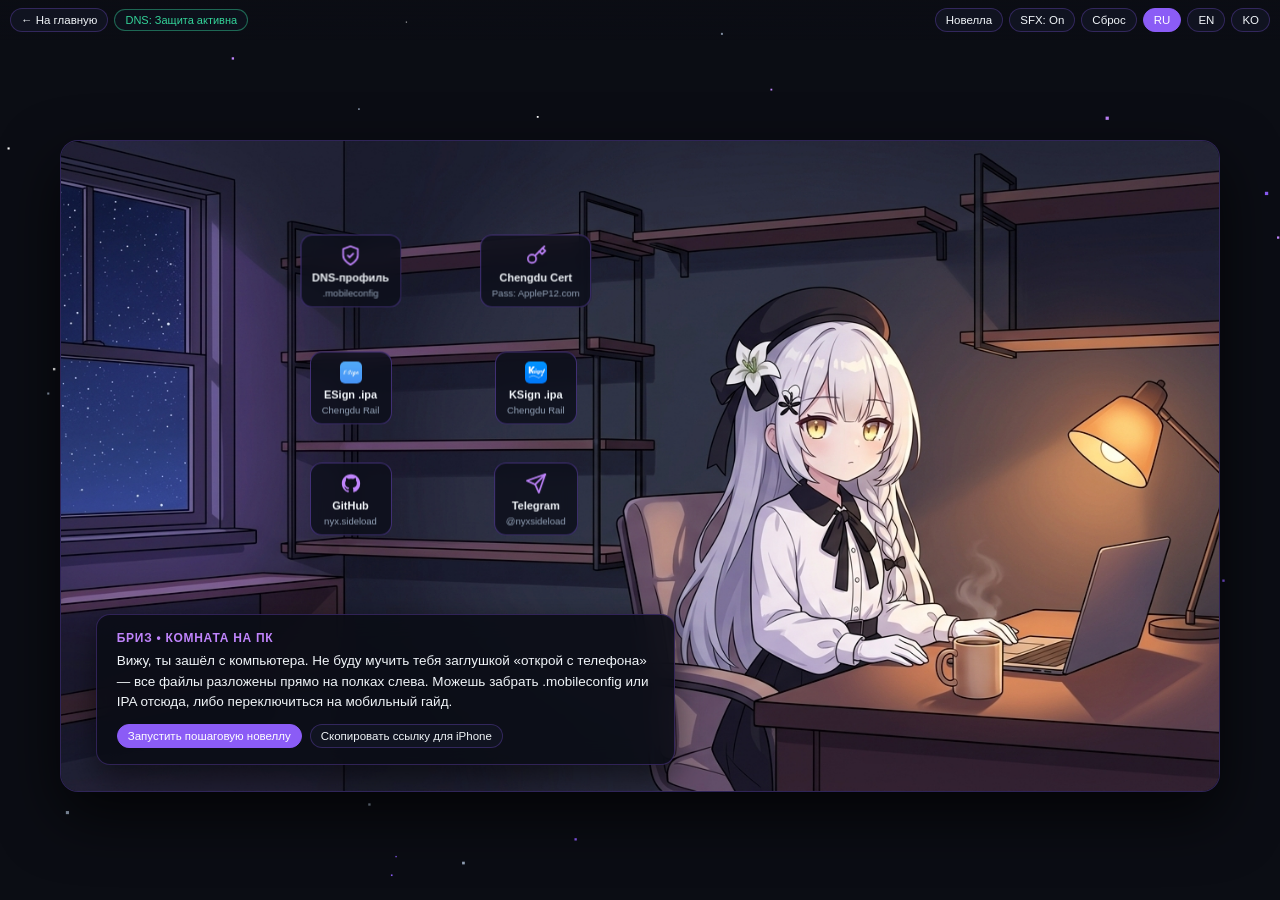
<file: tutorial-vn/index.html>
<!DOCTYPE html>
<html lang="ru">
<head>
  <meta charset="UTF-8" />
  <meta name="viewport" content="width=device-width, initial-scale=1.0, maximum-scale=1.0, user-scalable=no" />
  <title>nyx•sideload — Гид с Бриз</title>
  <meta name="theme-color" content="#0b0d14" />
  <meta property="og:title" content="nyx•sideload — Интерактивный гид с Бриз" />
  <meta property="og:description" content="Пошаговый интерактивный гайд по iOS сайдлоаду без лишней воды." />
  <meta property="og:image" content="https://nyx.sideload.space/tutorial-vn/assets/breeze_neutral.png" />
  <link rel="icon" type="image/png" href="../icons/favicon.png" />
  <style>
    :root {
      --bg: #0b0d14;
      --surface: rgba(15, 18, 30, 0.9);
      --border: rgba(139, 92, 246, 0.28);
      --accent: #8b5cf6;
      --accent-glow: rgba(139, 92, 246, 0.45);
      --text: #f1f5f9;
      --muted: #94a3b8;
      --action: #c084fc;
      --green: #34d399;
    }

    *, *::before, *::after {
      box-sizing: border-box;
      margin: 0;
      padding: 0;
      -webkit-tap-highlight-color: transparent;
    }

    html, body {
      width: 100%;
      max-width: 100vw;
      height: 100%;
      height: 100dvh;
      background: var(--bg);
      color: var(--text);
      font-family: -apple-system, BlinkMacSystemFont, "Segoe UI", Roboto, sans-serif;
      overflow: hidden;
      user-select: none;
    }

    #starfield {
      position: fixed;
      inset: 0;
      z-index: 0;
      pointer-events: none;
    }

    /* Top bar */
    .topbar {
      position: fixed;
      top: 0;
      left: 0;
      right: 0;
      z-index: 50;
      display: flex;
      flex-wrap: wrap;
      align-items: center;
      justify-content: space-between;
      gap: 6px;
      padding: 8px 10px;
      background: linear-gradient(180deg, rgba(11, 13, 20, 0.92), rgba(11, 13, 20, 0));
    }

    .top-left, .top-right {
      display: flex;
      align-items: center;
      gap: 6px;
      flex-wrap: wrap;
    }

    .pill-btn {
      display: inline-flex;
      align-items: center;
      gap: 5px;
      padding: 5px 10px;
      border-radius: 999px;
      border: 1px solid var(--border);
      background: rgba(18, 22, 36, 0.85);
      backdrop-filter: blur(10px);
      color: var(--text);
      font-size: 11.5px;
      font-weight: 500;
      text-decoration: none;
      cursor: pointer;
      transition: border-color 0.2s, transform 0.15s;
    }
    .pill-btn:hover { border-color: var(--accent); }
    .pill-btn:active { transform: scale(0.96); }
    .pill-btn.active { background: var(--accent); border-color: var(--accent); color: #fff; }

    .dns-badge {
      font-size: 11px;
      padding: 4px 10px;
      border-radius: 999px;
      border: 1px solid rgba(148, 163, 184, 0.25);
      background: rgba(15, 18, 30, 0.85);
      color: var(--muted);
    }
    .dns-badge.ok {
      border-color: rgba(52, 211, 153, 0.45);
      color: var(--green);
    }

    /* ================= DESKTOP ROOM SCENE (>= 1024px) ================= */
    .desktop-stage {
      display: none;
      position: relative;
      z-index: 10;
      width: 100%;
      height: 100%;
      align-items: center;
      justify-content: center;
      padding: 52px 24px 20px;
    }

    .room-frame {
      position: relative;
      width: min(1160px, 94vw);
      aspect-ratio: 16 / 9;
      border-radius: 18px;
      overflow: hidden;
      border: 1px solid var(--border);
      box-shadow: 0 24px 60px rgba(0, 0, 0, 0.7);
      background: #0d101b;
    }

    .room-bg {
      width: 100%;
      height: 100%;
      object-fit: cover;
      display: block;
    }

    /* Interactive shelf items locked in % inside 16:9 room_frame */
    .shelf-item {
      position: absolute;
      transform: translate(-50%, -50%);
      display: flex;
      flex-direction: column;
      align-items: center;
      gap: 4px;
      padding: 8px 11px;
      border-radius: 12px;
      background: rgba(13, 16, 27, 0.86);
      backdrop-filter: blur(8px);
      border: 1px solid rgba(139, 92, 246, 0.4);
      color: var(--text);
      text-decoration: none;
      cursor: pointer;
      transition: transform 0.18s, border-color 0.18s, box-shadow 0.18s;
      min-width: 82px;
      text-align: center;
    }
    .shelf-item:hover {
      transform: translate(-50%, -54%) scale(1.05);
      border-color: #c084fc;
      box-shadow: 0 0 18px var(--accent-glow);
    }
    .shelf-item .ico {
      width: 24px;
      height: 24px;
      display: flex;
      align-items: center;
      justify-content: center;
    }
    .shelf-item .ico svg {
      width: 22px;
      height: 22px;
      stroke: #c084fc;
      fill: none;
      stroke-width: 1.8;
      stroke-linecap: round;
      stroke-linejoin: round;
    }
    .shelf-item .ico img {
      width: 22px;
      height: 22px;
      border-radius: 5px;
      object-fit: cover;
      display: block;
    }
    .btn-ico {
      width: 14px;
      height: 14px;
      flex-shrink: 0;
      display: inline-flex;
      align-items: center;
      justify-content: center;
    }
    .btn-ico svg {
      width: 14px;
      height: 14px;
      stroke: currentColor;
      fill: none;
      stroke-width: 2;
      stroke-linecap: round;
      stroke-linejoin: round;
    }
    .shelf-item .lbl { font-size: 11px; font-weight: 600; white-space: nowrap; }
    .shelf-item .sub { font-size: 9.5px; color: var(--muted); }

    .desktop-dialogue {
      position: absolute;
      left: 3%;
      bottom: 4%;
      width: 50%;
      padding: 16px 20px;
      border-radius: 14px;
      background: rgba(11, 13, 22, 0.9);
      backdrop-filter: blur(12px);
      border: 1px solid var(--border);
      box-shadow: 0 12px 32px rgba(0, 0, 0, 0.55);
    }
    .desktop-dialogue .speaker {
      font-size: 12px;
      font-weight: 700;
      letter-spacing: 0.06em;
      color: var(--action);
      text-transform: uppercase;
      margin-bottom: 6px;
    }
    .desktop-dialogue p {
      font-size: 13.5px;
      line-height: 1.5;
      color: var(--text);
      margin-bottom: 12px;
    }
    .desktop-actions {
      display: flex;
      flex-wrap: wrap;
      gap: 8px;
    }

    /* ================= MOBILE VN STAGE ================= */
    .vn-stage {
      position: relative;
      z-index: 10;
      width: 100%;
      max-width: 100vw;
      height: 100%;
      height: 100dvh;
      overflow: hidden;
    }

    /* Locked 2:3 sprite container anchored independently of dialogue-box height */
    .sprite-wrapper {
      position: absolute;
      left: 50%;
      top: clamp(78px, 10dvh, 88px);
      transform: translateX(-50%);
      height: clamp(320px, 60dvh, 590px);
      aspect-ratio: 2 / 3;
      max-width: 96vw;
      overflow: visible;
      pointer-events: none;
      z-index: 15;
    }

    .sprite-img {
      width: 100%;
      height: 100%;
      object-fit: cover;
      display: block;
      transition: opacity 0.25s ease;
      mask-image: linear-gradient(to bottom, black 82%, transparent 100%);
      -webkit-mask-image: linear-gradient(to bottom, black 82%, transparent 100%);
    }

    /* Interactive button positioned directly in Breeze's extended palms */
    .palms-btn {
      position: absolute;
      left: 50%;
      top: 73%;
      transform: translate(-50%, -50%);
      z-index: 25;
      pointer-events: auto;
      display: none;
      align-items: center;
      justify-content: center;
      gap: 7px;
      padding: 10px 18px;
      border-radius: 999px;
      border: 1px solid rgba(255, 255, 255, 0.35);
      background: linear-gradient(135deg, #7c3aed, #a855f7);
      color: #fff;
      font-size: 13px;
      font-weight: 700;
      text-decoration: none;
      white-space: nowrap;
      box-shadow: 0 0 24px rgba(168, 85, 247, 0.75);
      animation: floatPulse 2.2s ease-in-out infinite;
      cursor: pointer;
    }
    .palms-btn.visible { display: inline-flex; }

    @keyframes floatPulse {
      0%, 100% { transform: translate(-50%, -50%) scale(1); box-shadow: 0 0 20px rgba(168, 85, 247, 0.65); }
      50% { transform: translate(-50%, -54%) scale(1.04); box-shadow: 0 0 32px rgba(192, 132, 252, 0.95); }
    }

    /* Dialogue Box */
    .dialogue-box {
      position: absolute;
      left: 50%;
      bottom: max(14px, env(safe-area-inset-bottom));
      transform: translateX(-50%);
      z-index: 30;
      width: min(680px, calc(100% - 24px));
      max-height: 44dvh;
      overflow-y: auto;
      background: var(--surface);
      backdrop-filter: blur(16px);
      border: 1px solid var(--border);
      border-radius: 16px;
      padding: 16px 18px;
      box-shadow: 0 16px 40px rgba(0, 0, 0, 0.65);
    }

    .dialogue-header {
      display: flex;
      align-items: center;
      justify-content: space-between;
      margin-bottom: 6px;
    }

    .speaker-name {
      font-size: 12.5px;
      font-weight: 700;
      letter-spacing: 0.06em;
      text-transform: uppercase;
      color: var(--action);
    }

    .dialogue-text {
      font-size: 14.5px;
      line-height: 1.55;
      color: var(--text);
      min-height: 54px;
      white-space: pre-line;
      cursor: pointer;
    }
    .dialogue-text strong { color: #ffffff; font-weight: 650; }
    .action-text { color: var(--action); font-style: italic; }

    .choices {
      display: flex;
      flex-direction: column;
      gap: 8px;
      margin-top: 12px;
    }

    .choice-btn {
      width: 100%;
      text-align: left;
      padding: 10px 14px;
      border-radius: 10px;
      border: 1px solid rgba(139, 92, 246, 0.35);
      background: rgba(24, 29, 48, 0.88);
      color: var(--text);
      font-size: 13.5px;
      font-weight: 500;
      cursor: pointer;
      transition: background 0.15s, border-color 0.15s;
    }
    .choice-btn:hover { background: rgba(139, 92, 246, 0.22); border-color: var(--accent); }
    .choice-btn.primary {
      background: linear-gradient(135deg, rgba(124, 58, 237, 0.4), rgba(168, 85, 247, 0.32));
      border-color: #a855f7;
    }

    .tap-hint {
      font-size: 11px;
      color: var(--muted);
      text-align: right;
      margin-top: 8px;
      opacity: 0;
      transition: opacity 0.2s;
    }
    .tap-hint.show { opacity: 1; }

    /* Responsive Desktop Toggle */
    @media (min-width: 1024px) {
      body.desktop-mode .desktop-stage { display: flex; }
      body.desktop-mode .vn-stage { display: none; }
    }

    /* Toast */
    .toast {
      position: fixed;
      bottom: 24px;
      left: 50%;
      transform: translateX(-50%) translateY(20px);
      z-index: 100;
      padding: 9px 16px;
      border-radius: 999px;
      background: #1e293b;
      border: 1px solid var(--accent);
      color: #fff;
      font-size: 12.5px;
      opacity: 0;
      pointer-events: none;
      transition: opacity 0.2s, transform 0.2s;
    }
    .toast.show { opacity: 1; transform: translateX(-50%) translateY(0); }
  </style>
</head>
<body class="desktop-mode">
  <canvas id="starfield"></canvas>

  <header class="topbar">
    <div class="top-left">
      <a class="pill-btn" href="../index.html">← На главную</a>
      <span id="dns-status-pill" class="dns-badge">DNS: проверка...</span>
    </div>
    <div class="top-right">
      <button id="btn-toggle-mode" class="pill-btn" style="display:none;" onclick="toggleDesktopMode()">Новелла</button>
      <button id="btn-sfx" class="pill-btn" onclick="toggleSfx()">SFX: On</button>
      <button class="pill-btn" onclick="resetProgress()">Сброс</button>
      <button class="pill-btn lang-btn" data-lang="ru" onclick="setLang('ru')">RU</button>
      <button class="pill-btn lang-btn" data-lang="en" onclick="setLang('en')">EN</button>
      <button class="pill-btn lang-btn" data-lang="ko" onclick="setLang('ko')">KO</button>
    </div>
  </header>

  <!-- ================= DESKTOP ROOM SCENE ================= -->
  <main class="desktop-stage">
    <div class="room-frame">
      <img class="room-bg" src="assets/breeze_room_desktop.jpg" alt="Breeze Room" />

      <!-- Shelf 1 (Top Shelf): DNS & Cert -->
      <a class="shelf-item" style="left: 25%; top: 20%;" href="../dns.mobileconfig" download>
        <span class="ico"><svg viewBox="0 0 24 24"><path d="M12 22s8-4 8-10V5l-8-3-8 3v7c0 6 8 10 8 10z"/><path d="m9 12 2 2 4-4"/></svg></span>
        <span class="lbl">DNS-профиль</span>
        <span class="sub">.mobileconfig</span>
      </a>
      <a class="shelf-item" style="left: 41%; top: 20%;" href="../certs/Chengdu_Railway_Bureau.zip" download>
        <span class="ico"><svg viewBox="0 0 24 24"><circle cx="7.5" cy="15.5" r="4.5"/><path d="m21 2-9.6 9.6"/><path d="m15.5 7.5 3 3L22 7l-3-3"/></svg></span>
        <span class="lbl">Chengdu Cert</span>
        <span class="sub">Pass: AppleP12.com</span>
      </a>

      <!-- Shelf 2 (Middle Shelf): IPA Signers -->
      <a class="shelf-item" style="left: 25%; top: 38%;" href="../ipas/esign/esign-chengdu-railway-bureau.ipa" download>
        <span class="ico"><img src="../icons/esign.png" alt="ESign" /></span>
        <span class="lbl">ESign .ipa</span>
        <span class="sub">Chengdu Rail</span>
      </a>
      <a class="shelf-item" style="left: 41%; top: 38%;" href="../ipas/ksign/ksign-chengdu-railway-bureau.ipa" download>
        <span class="ico"><img src="../icons/ksign.png" alt="KSign" /></span>
        <span class="lbl">KSign .ipa</span>
        <span class="sub">Chengdu Rail</span>
      </a>

      <!-- Shelf 3 (Lower Shelf): Links -->
      <a class="shelf-item" style="left: 25%; top: 55%;" href="https://github.com/NyxSile/nyx.sideload" target="_blank" rel="noopener">
        <span class="ico"><svg viewBox="0 0 24 24" style="fill:#c084fc;stroke:none;"><path d="M12 2C6.477 2 2 6.484 2 12.017c0 4.425 2.865 8.18 6.839 9.504.5.092.682-.217.682-.483 0-.237-.008-.868-.013-1.703-2.782.605-3.369-1.343-3.369-1.343-.454-1.158-1.11-1.466-1.11-1.466-.908-.62.069-.608.069-.608 1.003.07 1.53 1.032 1.53 1.032.892 1.53 2.341 1.088 2.91.832.092-.647.35-1.088.636-1.338-2.22-.253-4.555-1.113-4.555-4.951 0-1.093.39-1.988 1.029-2.688-.103-.253-.446-1.272.098-2.65 0 0 .84-.27 2.75 1.026A9.564 9.564 0 0 1 12 6.844a9.59 9.59 0 0 1 2.504.337c1.909-1.296 2.747-1.027 2.747-1.027.546 1.379.202 2.398.1 2.651.64.7 1.028 1.595 1.028 2.688 0 3.848-2.339 4.695-4.566 4.943.359.309.678.92.678 1.855 0 1.338-.012 2.419-.012 2.747 0 .268.18.58.688.482A10.02 10.02 0 0 0 22 12.017C22 6.484 17.522 2 12 2z"/></svg></span>
        <span class="lbl">GitHub</span>
        <span class="sub">nyx.sideload</span>
      </a>
      <a class="shelf-item" style="left: 41%; top: 55%;" href="https://t.me/nyxsideload" target="_blank" rel="noopener">
        <span class="ico"><svg viewBox="0 0 24 24"><path d="m22 2-7 20-4-9-9-4Z"/><path d="M22 2 11 13"/></svg></span>
        <span class="lbl">Telegram</span>
        <span class="sub">@nyxsideload</span>
      </a>

      <div class="desktop-dialogue">
        <div class="speaker" id="desk-speaker">Бриз • Комната на ПК</div>
        <p id="desk-text">Вижу, ты зашёл с компьютера. Не буду мучить тебя заглушкой «открой с телефона» — все файлы разложены прямо на полках слева. Можешь забрать .mobileconfig или IPA отсюда, либо переключиться на мобильный гайд.</p>
        <div class="desktop-actions">
          <button class="pill-btn active" onclick="openMobileNovellaFromDesktop()">Запустить пошаговую новеллу</button>
          <button class="pill-btn" onclick="copySiteLink()">Скопировать ссылку для iPhone</button>
        </div>
      </div>
    </div>
  </main>

  <!-- ================= MOBILE VN STAGE ================= -->
  <main class="vn-stage">
    <div class="sprite-wrapper">
      <img id="vn-sprite" class="sprite-img" src="assets/breeze_neutral.png" alt="Бриз" />
      <a id="palms-action-btn" class="palms-btn" href="#" target="_self">Скачать</a>
    </div>

    <section class="dialogue-box">
      <div class="dialogue-header">
        <span id="vn-speaker" class="speaker-name">Бриз</span>
      </div>
      <div id="vn-text" class="dialogue-text"></div>
      <div id="vn-choices" class="choices"></div>
      <div id="vn-tap-hint" class="tap-hint">Нажми на текст, чтобы продолжить ▾</div>
    </section>
  </main>

  <div id="toast" class="toast">Скопировано</div>

  <script>
    // ===== Starfield =====
    (function initStars() {
      const canvas = document.getElementById('starfield');
      const ctx = canvas.getContext('2d');
      let W, H, stars = [];
      const colors = ['#ffffff', '#c084fc', '#8b5cf6', '#94a3b8'];
      function resize() {
        W = canvas.width = window.innerWidth;
        H = canvas.height = window.innerHeight;
        stars = Array.from({ length: 70 }, () => ({
          x: Math.random() * W, y: Math.random() * H,
          r: Math.random() * 1.4 + 0.3,
          c: colors[Math.floor(Math.random() * colors.length)],
          vx: (Math.random() - 0.5) * 0.05, vy: (Math.random() - 0.5) * 0.05
        }));
      }
      function tick() {
        ctx.clearRect(0, 0, W, H);
        for (const s of stars) {
          s.x = (s.x + s.vx + W) % W;
          s.y = (s.y + s.vy + H) % H;
          ctx.fillStyle = s.c;
          ctx.fillRect(s.x, s.y, s.r * 2, s.r * 2);
        }
        requestAnimationFrame(tick);
      }
      window.addEventListener('resize', resize);
      resize();
      tick();
    })();

    // ===== State & Detection =====
    let lang = localStorage.getItem('nyx-lang') || 'ru';
    if (!['ru', 'en', 'ko'].includes(lang)) lang = 'ru';

    let sfxEnabled = localStorage.getItem('nyx-vn-sfx') !== 'false';
    let audioCtx = null;
    function playTypeTick() {
      if (!sfxEnabled) return;
      try {
        if (!audioCtx) audioCtx = new (window.AudioContext || window.webkitAudioContext)();
        if (audioCtx.state === 'suspended') audioCtx.resume();
        const osc = audioCtx.createOscillator();
        const gain = audioCtx.createGain();
        osc.type = 'sine';
        osc.frequency.setValueAtTime(640 + Math.random() * 140, audioCtx.currentTime);
        gain.gain.setValueAtTime(0.015, audioCtx.currentTime);
        gain.gain.exponentialRampToValueAtTime(0.0008, audioCtx.currentTime + 0.025);
        osc.connect(gain);
        gain.connect(audioCtx.destination);
        osc.start();
        osc.stop(audioCtx.currentTime + 0.025);
      } catch (_) {}
    }

    function toggleSfx() {
      sfxEnabled = !sfxEnabled;
      localStorage.setItem('nyx-vn-sfx', String(sfxEnabled));
      document.getElementById('btn-sfx').textContent = sfxEnabled ? 'SFX: On' : 'SFX: Off';
    }

    let isDnsActive = false;
    let isInAppBrowser = false;
    let currentSceneId = localStorage.getItem('nyx-vn-scene') || 'start';
    let typingTimer = null;
    let isTyping = false;
    let fullTextBuffer = '';

    const ua = navigator.userAgent || '';
    isInAppBrowser = /Telegram|BytedanceWebview|TikTok|Instagram|FBAN|FBAV|VKAndroidApp|KAKAOTALK/i.test(ua);

    if (window.innerWidth >= 1024) {
      document.getElementById('btn-toggle-mode').style.display = 'inline-flex';
    }

    function toggleDesktopMode() {
      document.body.classList.toggle('desktop-mode');
      const btn = document.getElementById('btn-toggle-mode');
      btn.textContent = document.body.classList.contains('desktop-mode') ? 'Новелла' : 'Комната ПК';
    }

    function openMobileNovellaFromDesktop() {
      document.body.classList.remove('desktop-mode');
      const btn = document.getElementById('btn-toggle-mode');
      btn.style.display = 'inline-flex';
      btn.textContent = 'Комната ПК';
    }

    function showToast(msg) {
      const t = document.getElementById('toast');
      t.textContent = msg;
      t.classList.add('show');
      setTimeout(() => t.classList.remove('show'), 2200);
    }

    function copyText(str, msg) {
      navigator.clipboard?.writeText(str).then(() => showToast(msg)).catch(() => showToast(str));
    }

    function copySiteLink() {
      copyText(window.location.href, lang === 'ru' ? 'Ссылка скопирована — открой в Safari' : 'Link copied — open in Safari');
    }

    // Smart DNS pre-check: HTTPS ocsp.apple.com + control ping to ../manifest.json
    async function checkDnsProtection() {
      const pill = document.getElementById('dns-status-pill');
      const t0 = performance.now();
      let appleBlocked = false;
      let internetAlive = false;

      const ctrlPromise = fetch('../manifest.json', { cache: 'no-store' })
        .then(r => { internetAlive = r.ok; })
        .catch(() => { internetAlive = false; });

      const appleCtrl = new AbortController();
      const timer = setTimeout(() => appleCtrl.abort(), 1600);
      const applePromise = fetch('https://ocsp.apple.com/', { mode: 'no-cors', cache: 'no-store', signal: appleCtrl.signal })
        .then(() => { appleBlocked = false; })
        .catch(() => {
          const dt = performance.now() - t0;
          // Fast failure (< 400ms) indicates local DNS sinkhole
          if (dt < 400) appleBlocked = true;
        })
        .finally(() => clearTimeout(timer));

      await Promise.all([ctrlPromise, applePromise]);
      isDnsActive = internetAlive && appleBlocked;

      if (isDnsActive) {
        pill.textContent = lang === 'ru' ? 'DNS: Защита активна' : 'DNS: Shield Active';
        pill.classList.add('ok');
      } else {
        pill.textContent = lang === 'ru' ? 'DNS: Не обнаружен' : 'DNS: Inactive';
        pill.classList.remove('ok');
      }
    }

    // ===== Markdown Formatter (no raw asterisks) =====
    function formatDialogue(raw) {
      return raw
        .replace(/\*\*([^*]+)\*\*/g, '<strong>$1</strong>')
        .replace(/\*([^*]+)\*/g, '<span class="action-text">$1</span>')
        .replace(/\*/g, '');
    }

    // ===== Scenarios (RU / EN) =====
    const SCENES = {
      ru: {
        start: () => {
          if (isInAppBrowser) {
            return {
              sprite: 'assets/breeze_peek.png',
              text: '*Холодный вздох*\n— Стоп. Ты открыл ссылку во **встроенном браузере** (Telegram / TikTok / Instagram). Там `.mobileconfig` скачается как битый документ и не установится.\nНажми **⋯ → Открыть в Safari**, иначе дальше не пойдём.',
              choices: [
                { label: 'Скопировать ссылку для Safari', primary: true, action: () => copySiteLink() },
                { label: 'Я уже в Safari, продолжить', next: 'dns_check' }
              ]
            };
          }
          return {
            sprite: 'assets/breeze_neutral.png',
            text: '*Медленно переводит взгляд на экран*\n— Привет. Я **Бриз**. Проведу тебя через установку приложений на iOS без душных стен текста и рекламы.\nДля начала проверю, стоит ли у тебя уже анти-отзывная защита...',
            next: 'dns_check'
          };
        },
        dns_check: () => {
          if (isDnsActive) {
            return {
              sprite: 'assets/breeze_shrug.png',
              text: '— Хм. Серверы проверки Apple (`ocsp.apple.com`) у тебя уже режутся. Значит, **DNS-защита активна**.\nСтавить наш профиль не обязательно — можем сразу перейти к установке KSign / ESign.',
              choices: [
                { label: 'Перейти сразу к KSign / ESign →', primary: true, next: 'install_signer' },
                { label: 'Всё равно хочу поставить профиль nyx•sideload', next: 'dns_palms' },
                { label: 'Как вообще работает этот DNS?', next: 'dns_explain' }
              ]
            };
          }
          return {
            sprite: 'assets/breeze_neutral.png',
            text: '— Анти-отзывная защита пока не обнаружена. Без неё Apple рано или поздно отзовёт корпоративный сертификат, и все приложения вылетят.\nСтавится она за 15 секунд.',
            next: 'dns_palms'
          };
        },
        dns_explain: () => ({
          sprite: 'assets/breeze_neutral.png',
          text: '— Всё просто: профиль перенаправляет запросы к серверам проверки подписей Apple (`ocsp.apple.com`, `ocsp2.apple.com`, `crl.apple.com`) в пустоту. Остальной трафик идёт штатно через Cloudflare, без VPN и потери скорости.',
          choices: [
            { label: 'Понятно, к установке профиля', next: 'dns_palms' },
            { label: 'Дальше к KSign / ESign', next: 'install_signer' }
          ]
        }),
        dns_palms: () => ({
          sprite: 'assets/breeze_palms.png',
          palms: { label: 'Скачать DNS-профиль', href: '../dns.mobileconfig', download: true },
          text: '— Вот `.mobileconfig`. Забирай прямо из рук, нажимай **«Разрешить»**, затем зайди в:\n**Настройки → Основные → VPN и управление устройством → Загруженный профиль** и включи **nyx-sideload**.',
          choices: [
            { label: 'Профиль включён, идём дальше →', primary: true, next: 'install_signer' },
            { label: 'Файл открылся текстом / не ставится', next: 'safari_fix' }
          ]
        }),
        safari_fix: () => ({
          sprite: 'assets/breeze_peek.png',
          text: '— Это классика встроенных браузеров или блокировщиков. Скопируй ссылку, открой чистый **Safari**, и скачай профиль заново.',
          choices: [
            { label: 'Скопировать ссылку', action: () => copySiteLink() },
            { label: 'Открыл в Safari, назад к профилю', next: 'dns_palms' }
          ]
        }),
        install_signer: () => ({
          sprite: 'assets/breeze_palms.png',
          palms: { label: 'Установить KSign (Chengdu Rail)', href: 'itms-services://?action=download-manifest&url=https://nyx.sideload.space/plists/manifest-ksign-chengdu-railway-bureau.plist' },
          text: '— Теперь сам сайдлоадер. Нажимай на кнопку — iOS спросит разрешение на установку **KSign** (подписан свежим сертификатом **Chengdu Railway Bureau**).\nДождись иконки на рабочем столе.',
          choices: [
            { label: 'Установилось, но пишет «Ненадёжный разработчик»', primary: true, next: 'trust_cert' },
            { label: 'Хочу ESign вместо KSign', next: 'install_esign' },
            { label: 'Иконка серая / не скачивается', next: 'escalation' }
          ]
        }),
        install_esign: () => ({
          sprite: 'assets/breeze_palms.png',
          palms: { label: 'Установить ESign (Chengdu Rail)', href: 'itms-services://?action=download-manifest&url=https://nyx.sideload.space/plists/manifest-esign-chengdu-railway-bureau.plist' },
          text: '— Вот альтернатива: **ESign** на том же сертификате **Chengdu Railway Bureau**.',
          choices: [
            { label: 'Установилось, что дальше?', primary: true, next: 'trust_cert' },
            { label: 'Вернуться к KSign', next: 'install_signer' }
          ]
        }),
        trust_cert: () => ({
          sprite: 'assets/breeze_neutral.png',
          text: '— Штатная реакция iOS. Зайди в:\n**Настройки → Основные → VPN и управление устройством → Корпоративные приложения (Chengdu Railway Bureau)** и нажми **«Доверять»**.\nНа iOS 16+ также включи **Режим разработчика** в разделе *Конфиденциальность*.',
          choices: [
            { label: 'Доверила, теперь нужен сертификат внутрь KSign / ESign', primary: true, next: 'cert_import' },
            { label: 'Вылетает при открытии даже после доверия', next: 'escalation' }
          ]
        }),
        cert_import: () => ({
          sprite: 'assets/breeze_palms.png',
          palms: { label: 'Скачать Cert (.zip)', href: '../certs/Chengdu_Railway_Bureau.zip', download: true },
          text: '— В **KSign** сертификат **Chengdu Railway Bureau** уже вшит внутрь — можешь подписывать любые `.ipa` сразу. Для **ESign** или ручного импорта забирай архив (пароль: **AppleP12.com**).',
          choices: [
            { label: 'Скопировать пароль AppleP12.com', action: () => copyText('AppleP12.com', 'Пароль AppleP12.com скопирован') },
            { label: 'Всё работает! Спасибо, Бриз', primary: true, next: 'done' },
            { label: 'Всё равно что-то пошло не так...', next: 'escalation' }
          ]
        }),
        done: () => ({
          sprite: 'assets/breeze_shrug.png',
          text: '— Отлично. Наслаждайся чистым iOS без ограничений. Если прилетит новый сертификат — заглядывай в Telegram-канал **@nyxsideload**.',
          choices: [
            { label: 'Пройти гайд с начала', next: 'start' }
          ]
        }),
        escalation: () => ({
          sprite: 'assets/breeze_confused.png',
          text: '*Смотрит в телефон и растерянно моргает*\n— ...Ладно, признаю: мои полномочия на этом всё. Похоже, тут какой-то нестандартный баг на стороне устройства или iOS.\nНапиши напрямую Арипхану — он разберётся вручную.',
          choices: [
            { label: 'Написать в Telegram (@NyxSile)', primary: true, action: () => window.open('https://t.me/NyxSile', '_blank') },
            { label: 'Попробовать шаг заново', next: 'dns_check' }
          ]
        })
      },
      en: {
        start: () => {
          if (isInAppBrowser) {
            return {
              sprite: 'assets/breeze_peek.png',
              text: '*Cold sigh*\n— Stop. You opened this in an **in-app browser** (Telegram / TikTok / Instagram). `.mobileconfig` profiles break here.\nTap **⋯ → Open in Safari** before continuing.',
              choices: [
                { label: 'Copy Link for Safari', primary: true, action: () => copySiteLink() },
                { label: 'I am in Safari, continue', next: 'dns_check' }
              ]
            };
          }
          return {
            sprite: 'assets/breeze_neutral.png',
            text: '*Quietly glances at the screen*\n— Hi. I’m **Breeze**. I’ll walk you through iOS sideloading without walls of text.\nLet me check if your anti-revoke DNS shield is already active...',
            next: 'dns_check'
          };
        },
        dns_check: () => {
          if (isDnsActive) {
            return {
              sprite: 'assets/breeze_shrug.png',
              text: '— Apple revocation checks (`ocsp.apple.com`) are already blocked on your connection. **DNS protection is active.**\nYou don’t need to install ours — we can jump straight to KSign / ESign.',
              choices: [
                { label: 'Jump to KSign / ESign →', primary: true, next: 'install_signer' },
                { label: 'Install nyx•sideload DNS anyway', next: 'dns_palms' }
              ]
            };
          }
          return {
            sprite: 'assets/breeze_neutral.png',
            text: '— Anti-revoke DNS isn’t active yet. Without it, Apple will eventually revoke enterprise certificates.\nSetup takes 15 seconds.',
            next: 'dns_palms'
          };
        },
        dns_palms: () => ({
          sprite: 'assets/breeze_palms.png',
          palms: { label: 'Download DNS Profile', href: '../dns.mobileconfig', download: true },
          text: '— Grab the `.mobileconfig` right from my hands, tap **Allow**, then enable **nyx-sideload** in:\n**Settings → General → VPN & Device Management → DNS**.',
          choices: [
            { label: 'Profile enabled, continue →', primary: true, next: 'install_signer' },
            { label: 'Downloaded as text / won’t install', next: 'safari_fix' }
          ]
        }),
        safari_fix: () => ({
          sprite: 'assets/breeze_peek.png',
          text: '— Open this page in native **Safari** and download again.',
          choices: [
            { label: 'Copy Link', action: () => copySiteLink() },
            { label: 'Back to DNS profile', next: 'dns_palms' }
          ]
        }),
        install_signer: () => ({
          sprite: 'assets/breeze_palms.png',
          palms: { label: 'Install KSign (Chengdu Rail)', href: 'itms-services://?action=download-manifest&url=https://nyx.sideload.space/plists/manifest-ksign-chengdu-railway-bureau.plist' },
          text: '— Tap to install **KSign**, pre-signed with **Chengdu Railway Bureau**.',
          choices: [
            { label: 'Installed, says "Untrusted Developer"', primary: true, next: 'trust_cert' },
            { label: 'Install ESign instead', next: 'install_esign' },
            { label: 'Grey icon / stuck', next: 'escalation' }
          ]
        }),
        install_esign: () => ({
          sprite: 'assets/breeze_palms.png',
          palms: { label: 'Install ESign (Chengdu Rail)', href: 'itms-services://?action=download-manifest&url=https://nyx.sideload.space/plists/manifest-esign-chengdu-railway-bureau.plist' },
          text: '— Alternative: **ESign** signed with **Chengdu Railway Bureau**.',
          choices: [
            { label: 'Installed, next step →', primary: true, next: 'trust_cert' },
            { label: 'Back to KSign', next: 'install_signer' }
          ]
        }),
        trust_cert: () => ({
          sprite: 'assets/breeze_neutral.png',
          text: '— Go to **Settings → General → VPN & Device Management → Enterprise Apps (Chengdu Railway Bureau)** and tap **Trust**.\nOn iOS 16+, also enable **Developer Mode** under Privacy & Security.',
          choices: [
            { label: 'Trusted! Now import cert into KSign / ESign', primary: true, next: 'cert_import' },
            { label: 'Still crashing on launch', next: 'escalation' }
          ]
        }),
        cert_import: () => ({
          sprite: 'assets/breeze_palms.png',
          palms: { label: 'Download Cert (.zip)', href: '../certs/Chengdu_Railway_Bureau.zip', download: true },
          text: '— **KSign** already comes with **Chengdu Railway Bureau** built in, so you can start signing `.ipa` files right away. For **ESign** or manual import, grab the cert archive (password: **AppleP12.com**).',
          choices: [
            { label: 'Copy AppleP12.com', action: () => copyText('AppleP12.com', 'Copied AppleP12.com') },
            { label: 'Everything works!', primary: true, next: 'done' },
            { label: 'Still stuck...', next: 'escalation' }
          ]
        }),
        done: () => ({
          sprite: 'assets/breeze_shrug.png',
          text: '— All set. Enjoy iOS without limits. Follow **@nyxsideload** on Telegram for fresh certs.',
          choices: [{ label: 'Restart Guide', next: 'start' }]
        }),
        escalation: () => ({
          sprite: 'assets/breeze_confused.png',
          text: '*Stares at her phone*\n— Okay, my powers end here. Looks like an edge-case issue on your device.\nReach out directly to Aripkhan on Telegram.',
          choices: [
            { label: 'Message @NyxSile on Telegram', primary: true, action: () => window.open('https://t.me/NyxSile', '_blank') },
            { label: 'Retry from DNS check', next: 'dns_check' }
          ]
        })
      },
      ko: {
        start: () => {
          if (isInAppBrowser) {
            return {
              sprite: 'assets/breeze_peek.png',
              text: '*차가운 한숨*\n— 잠시만요. 지금 **인앱 브라우저**(Telegram / TikTok / Instagram)로 접속했어요. 여기서는 `.mobileconfig` 프로필이 정상 설치되지 않습니다.\n우측 상단 **⋯ → Safari에서 열기**를 눌러주세요.',
              choices: [
                { label: 'Safari용 링크 복사', primary: true, action: () => copySiteLink() },
                { label: 'Safari로 열었어요, 계속하기', next: 'dns_check' }
              ]
            };
          }
          return {
            sprite: 'assets/breeze_neutral.png',
            text: '*조용히 화면을 바라본다*\n— 안녕하세요. **브리즈(Breeze)**예요. 복잡한 설명 없이 iOS 사이드로딩을 차근차근 안내해 드릴게요.\n먼저 안티 리보크 DNS 보호가 켜져 있는지 확인해 볼게요...',
            next: 'dns_check'
          };
        },
        dns_check: () => {
          if (isDnsActive) {
            return {
              sprite: 'assets/breeze_shrug.png',
              text: '— Apple 인증서 확인 서버(`ocsp.apple.com`)가 이미 차단되어 있네요. **DNS 보호가 활성화된 상태**예요.\n우리 프로필을 또 설치할 필요 없이 바로 KSign / ESign 설치로 넘어갈 수 있어요.',
              choices: [
                { label: '바로 KSign / ESign 설치로 →', primary: true, next: 'install_signer' },
                { label: '그래도 nyx•sideload DNS 설치하기', next: 'dns_palms' }
              ]
            };
          }
          return {
            sprite: 'assets/breeze_neutral.png',
            text: '— 아직 안티 리보크 DNS가 감지되지 않았어요. DNS 보호 없이 쓰면 Apple이 곧 기업용 인증서를 철회(리보크)할 수 있어요.\n설정은 15초면 끝나요.',
            next: 'dns_palms'
          };
        },
        dns_palms: () => ({
          sprite: 'assets/breeze_palms.png',
          palms: { label: 'DNS 프로필 다운로드', href: '../dns.mobileconfig', download: true },
          text: '— 내 손 위에 있는 `.mobileconfig`를 눌러 **허용**을 선택한 뒤,\n**설정 → 일반 → VPN 및 기기 관리 → DNS**에서 **nyx-sideload**를 켜주세요.',
          choices: [
            { label: '프로필 활성화 완료 →', primary: true, next: 'install_signer' },
            { label: '텍스트로 열림 / 설치 안 됨', next: 'safari_fix' }
          ]
        }),
        safari_fix: () => ({
          sprite: 'assets/breeze_peek.png',
          text: '— 기본 **Safari** 브라우저로 이 페이지를 연 뒤 다시 다운로드해 주세요.',
          choices: [
            { label: '링크 복사', action: () => copySiteLink() },
            { label: '프로필 단계로 돌아가기', next: 'dns_palms' }
          ]
        }),
        install_signer: () => ({
          sprite: 'assets/breeze_palms.png',
          palms: { label: 'KSign 설치 (Chengdu Rail)', href: 'itms-services://?action=download-manifest&url=https://nyx.sideload.space/plists/manifest-ksign-chengdu-railway-bureau.plist' },
          text: '— 이제 **Chengdu Railway Bureau** 인증서로 서명된 **KSign**을 설치할 차례예요. 버튼을 눌러 설치를 승인하세요.',
          choices: [
            { label: '설치됐는데 "신뢰할 수 없는 개발자"가 뜸', primary: true, next: 'trust_cert' },
            { label: '대신 ESign 설치하기', next: 'install_esign' },
            { label: '회색 아이콘 / 설치 멈춤', next: 'escalation' }
          ]
        }),
        install_esign: () => ({
          sprite: 'assets/breeze_palms.png',
          palms: { label: 'ESign 설치 (Chengdu Rail)', href: 'itms-services://?action=download-manifest&url=https://nyx.sideload.space/plists/manifest-esign-chengdu-railway-bureau.plist' },
          text: '— 대안으로 **Chengdu Railway Bureau** 인증서로 서명된 **ESign**도 준비되어 있어요.',
          choices: [
            { label: '설치 완료, 다음 단계 →', primary: true, next: 'trust_cert' },
            { label: 'KSign으로 돌아가기', next: 'install_signer' }
          ]
        }),
        trust_cert: () => ({
          sprite: 'assets/breeze_neutral.png',
          text: '— **설정 → 일반 → VPN 및 기기 관리 → 기업용 앱 (Chengdu Railway Bureau)**으로 이동해 **신뢰**를 눌러주세요.\niOS 16 이상에서는 *개인정보 보호 및 보안*에서 **개발자 모드**도 켜야 해요.',
          choices: [
            { label: '신뢰 완료! KSign / ESign에 인증서 넣기', primary: true, next: 'cert_import' },
            { label: '실행하자마자 튕김', next: 'escalation' }
          ]
        }),
        cert_import: () => ({
          sprite: 'assets/breeze_palms.png',
          palms: { label: '인증서 (.zip) 다운로드', href: '../certs/Chengdu_Railway_Bureau.zip', download: true },
          text: '— **KSign**에는 **Chengdu Railway Bureau** 인증서가 이미 내장되어 있어 바로 `.ipa` 서명이 가능해요. **ESign** 또는 수동 가져오기용 파일은 여기서 받으세요 (비밀번호: **AppleP12.com**).',
          choices: [
            { label: 'AppleP12.com 복사', action: () => copyText('AppleP12.com', 'AppleP12.com 복사됨') },
            { label: '모두 정상 작동해요!', primary: true, next: 'done' },
            { label: '여전히 문제가 있어요...', next: 'escalation' }
          ]
        }),
        done: () => ({
          sprite: 'assets/breeze_shrug.png',
          text: '— 완료되었어요. 이제 제한 없이 iOS를 즐기세요. 새 인증서 소식은 Telegram **@nyxsideload**에서 확인할 수 있어요.',
          choices: [{ label: '처음부터 다시 보기', next: 'start' }]
        }),
        escalation: () => ({
          sprite: 'assets/breeze_confused.png',
          text: '*스마트폰을 멍하니 바라본다*\n— ...여기까지가 제 권한의 한계네요. 기기나 iOS 환경의 특수한 오류 같아요.\nTelegram으로 아립한(Aripkhan)에게 직접 문의해 주세요.',
          choices: [
            { label: 'Telegram (@NyxSile) 문의하기', primary: true, action: () => window.open('https://t.me/NyxSile', '_blank') },
            { label: 'DNS 확인부터 다시 시도', next: 'dns_check' }
          ]
        })
      }
    };

    // ===== Renderer =====
    function renderScene(sceneId) {
      const dict = SCENES[lang];
      const factory = dict[sceneId] || dict.start;
      currentSceneId = dict[sceneId] ? sceneId : 'start';
      localStorage.setItem('nyx-vn-scene', currentSceneId);

      const scene = factory();
      const spriteEl = document.getElementById('vn-sprite');
      const palmsBtn = document.getElementById('palms-action-btn');
      const speakerEl = document.getElementById('vn-speaker');
      const textEl = document.getElementById('vn-text');
      const choicesEl = document.getElementById('vn-choices');
      const hintEl = document.getElementById('vn-tap-hint');

      speakerEl.textContent = lang === 'ru' ? 'Бриз' : (lang === 'ko' ? '브리즈' : 'Breeze');
      spriteEl.src = scene.sprite;

      if (scene.palms) {
        palmsBtn.textContent = scene.palms.label;
        palmsBtn.href = scene.palms.href;
        if (scene.palms.download) palmsBtn.setAttribute('download', '');
        else palmsBtn.removeAttribute('download');
        palmsBtn.classList.add('visible');
      } else {
        palmsBtn.classList.remove('visible');
      }

      choicesEl.innerHTML = '';
      hintEl.classList.remove('show');

      clearInterval(typingTimer);
      isTyping = true;
      fullTextBuffer = scene.text;
      let idx = 0;

      const finishTyping = () => {
        clearInterval(typingTimer);
        isTyping = false;
        textEl.innerHTML = formatDialogue(fullTextBuffer);
        if (scene.choices && scene.choices.length) {
          for (const ch of scene.choices) {
            const btn = document.createElement('button');
            btn.className = 'choice-btn' + (ch.primary ? ' primary' : '');
            btn.textContent = ch.label;
            btn.onclick = () => {
              if (ch.action) ch.action();
              if (ch.next) renderScene(ch.next);
            };
            choicesEl.appendChild(btn);
          }
        } else if (scene.next) {
          hintEl.classList.add('show');
        }
      };

      textEl.onclick = () => {
        if (isTyping) {
          finishTyping();
        } else if (scene.next) {
          renderScene(scene.next);
        }
      };

      typingTimer = setInterval(() => {
        if (idx < fullTextBuffer.length) {
          idx += 2;
          textEl.innerHTML = formatDialogue(fullTextBuffer.slice(0, idx));
          if (idx % 4 === 0) playTypeTick();
        } else {
          finishTyping();
        }
      }, 18);
    }

    function setLang(newLang) {
      lang = newLang;
      localStorage.setItem('nyx-lang', lang);
      document.querySelectorAll('.lang-btn').forEach(b => b.classList.toggle('active', b.dataset.lang === lang));
      renderScene(currentSceneId);
    }

    function resetProgress() {
      localStorage.removeItem('nyx-vn-scene');
      renderScene('start');
    }

    (async function boot() {
      document.getElementById('btn-sfx').textContent = sfxEnabled ? 'SFX: On' : 'SFX: Off';
      document.querySelectorAll('.lang-btn').forEach(b => b.classList.toggle('active', b.dataset.lang === lang));
      await checkDnsProtection();
      renderScene(currentSceneId);
    })();
  </script>
</body>
</html>
</file>
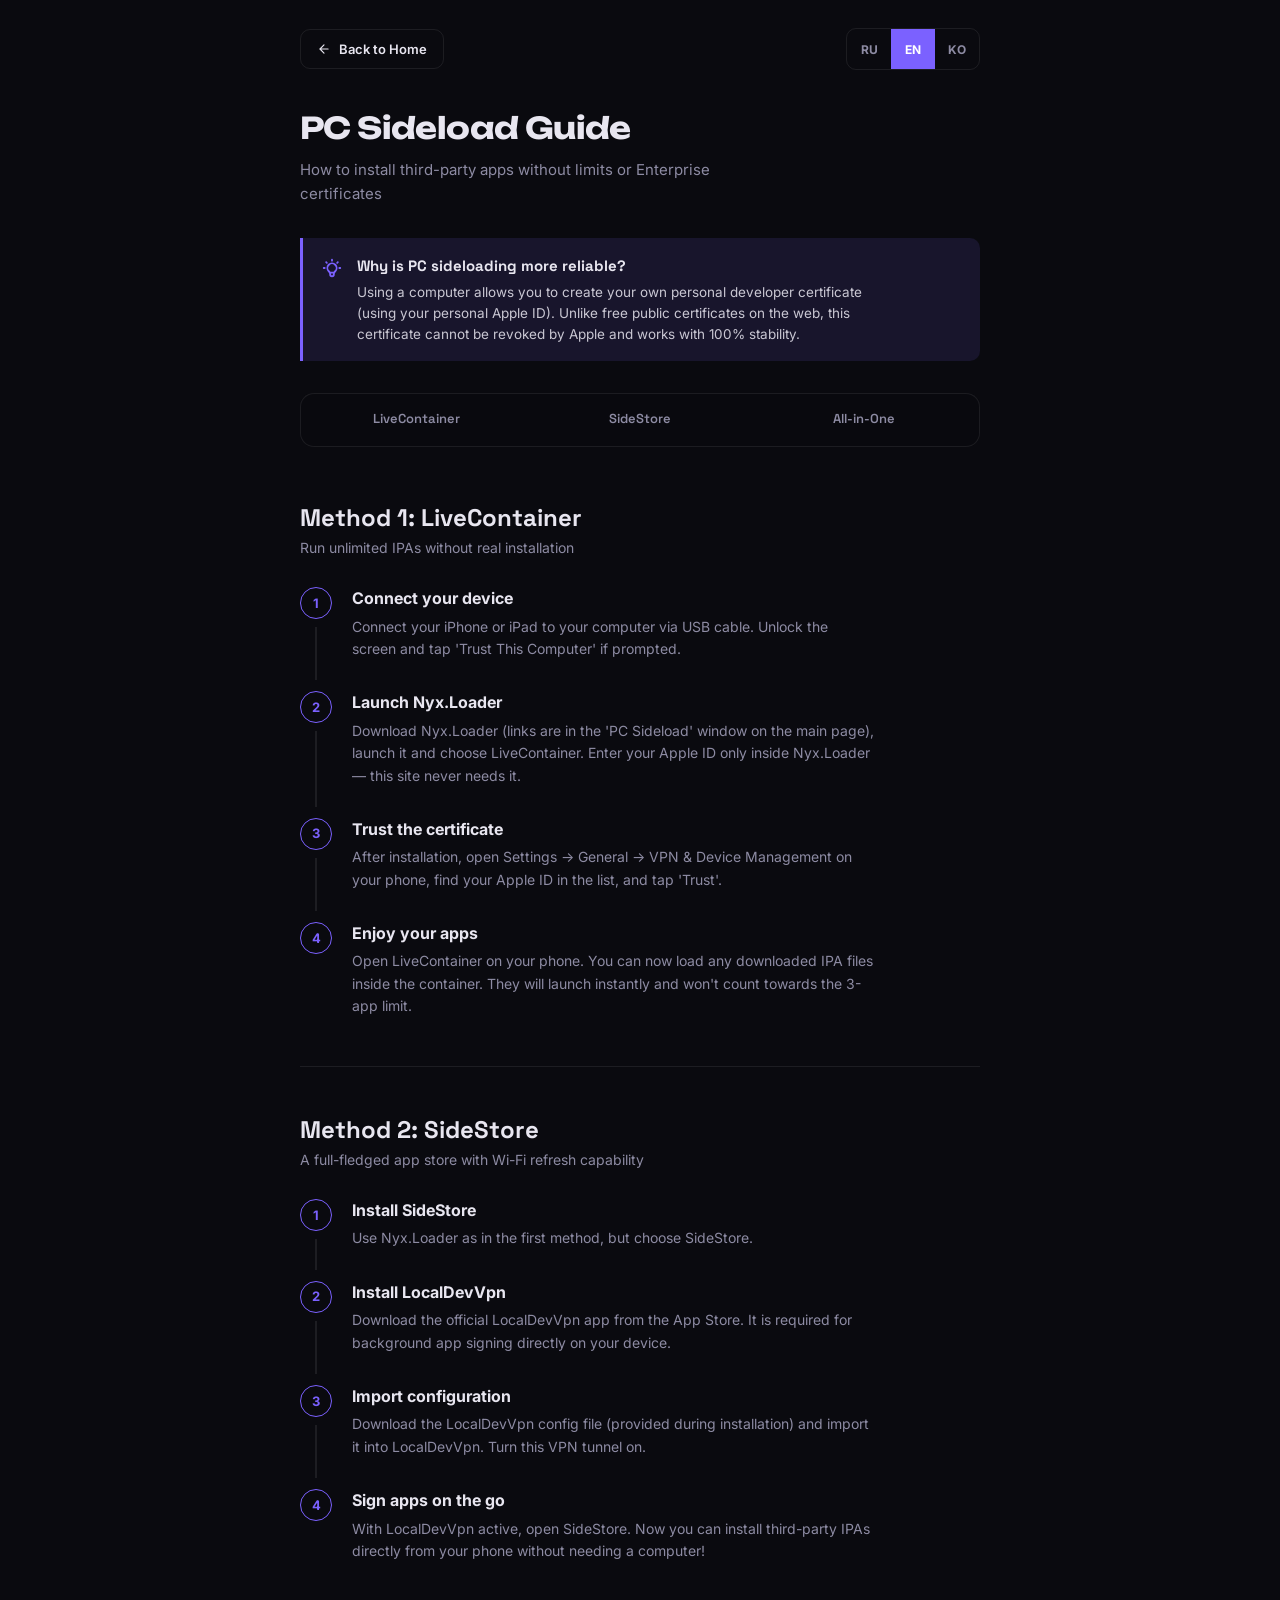
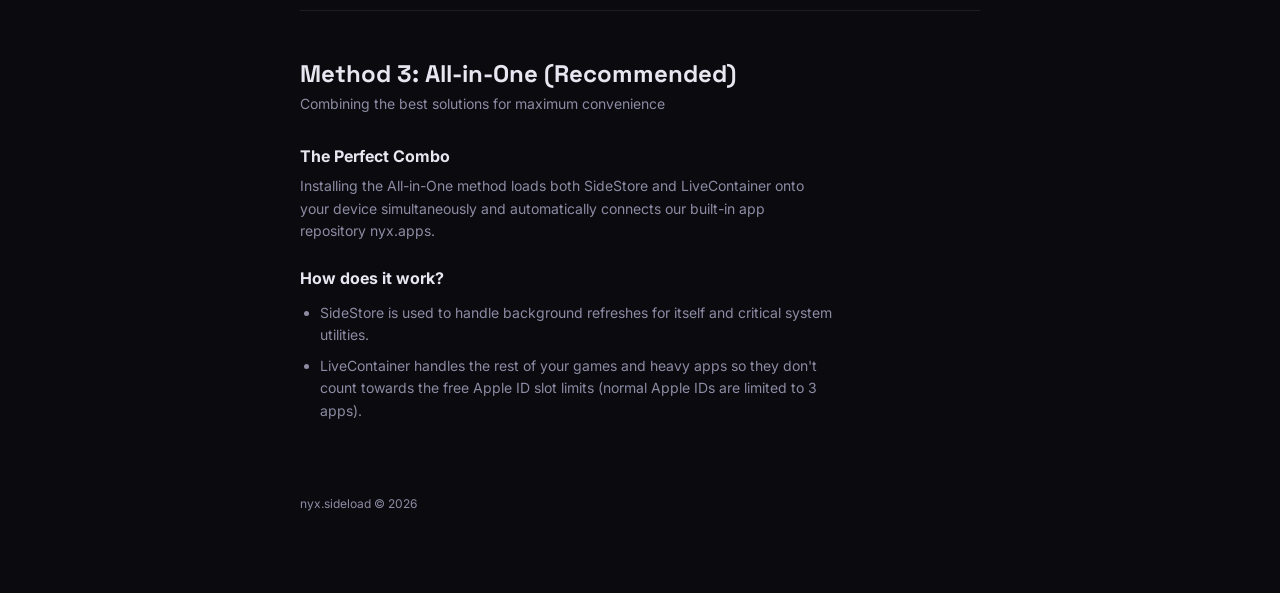
<file: tutorial/index.html>
<!DOCTYPE html>
<html lang="ru">
<head>
  <meta charset="UTF-8" />
  <meta name="viewport" content="width=device-width, initial-scale=1.0" />
  <title>Инструкция: Сайдлоуд с ПК — LiveContainer & SideStore | nyx.sideload</title>
  <meta name="description" content="Подробная инструкция по сайдлоуду iOS с ПК: установка LiveContainer, SideStore и All-in-One без лимита в 3 приложения и без риска отзыва сертификата." />
  <meta name="keywords" content="сайдлоуд с пк, livecontainer инструкция, sidestore установка, ios sideload pc, установка ipa без джейлбрейка, nyx sideload" />
  <meta name="robots" content="index, follow, max-image-preview:large" />
  <meta name="author" content="nyx.sideload" />
  <link rel="canonical" href="https://nyx.sideload.space/tutorial/" />
  <meta property="og:type" content="article" />
  <meta property="og:site_name" content="nyx.sideload" />
  <meta property="og:title" content="Инструкция: Сайдлоуд iOS с ПК — nyx.sideload" />
  <meta property="og:description" content="Как устанавливать любые IPA без лимитов и Enterprise-сертификатов с помощью персонального Apple ID." />
  <meta property="og:url" content="https://nyx.sideload.space/tutorial/" />
  <meta property="og:image" content="https://nyx.sideload.space/icons/og-image.png" />
  <meta property="og:image:alt" content="nyx.sideload PC Tutorial" />
  <meta name="twitter:card" content="summary_large_image" />
  <meta name="twitter:title" content="Инструкция: Сайдлоуд iOS с ПК — nyx.sideload" />
  <meta name="twitter:description" content="Установка сторонних IPA на iPhone/iPad без лимитов через LiveContainer и SideStore." />
  <meta name="twitter:image" content="https://nyx.sideload.space/icons/og-image.png" />
  <link rel="apple-touch-icon" href="../icons/favicon.png" />
  <link rel="icon" type="image/png" href="../icons/favicon.png" />
  <script type="application/ld+json">
  {
    "@context": "https://schema.org",
    "@type": "HowTo",
    "name": "Инструкция по установке сторонних приложений iOS с ПК",
    "description": "Пошаговое руководство по установке приложений на iOS без джейлбрейка с использованием LiveContainer и SideStore.",
    "url": "https://nyx.sideload.space/tutorial/",
    "inLanguage": ["ru", "en", "ko"],
    "step": [
      {
        "@type": "HowToStep",
        "name": "LiveContainer",
        "text": "Запуск неограниченного числа IPA внутри единого изолированного контейнера без расхода лимита 3 приложений."
      },
      {
        "@type": "HowToStep",
        "name": "SideStore",
        "text": "Автономный магазин приложений на устройстве с авто-обновлением по локальному Wi-Fi VPN."
      }
    ]
  }
  </script>
  <link rel="preconnect" href="https://fonts.googleapis.com" />
  <link href="https://fonts.googleapis.com/css2?family=Space+Grotesk:wght@400;500;600;700&family=Inter:wght@400;500;600&family=Unbounded:wght@600;700&display=swap" rel="stylesheet" />
  <style>
    :root {
      --bg:        #0A0A0F;
      --surface:   #12121A;
      --surface2:  #1A1A26;
      --border:    rgba(255, 255, 255, 0.08);
      --accent:    #7B61FF;
      --accent-lo: rgba(123, 97, 255, 0.12);
      --accent-hi: rgba(123, 97, 255, 0.28);
      --text:      #E8E6F0;
      --muted:     #8D8BA3;
      --r:         14px;
      --r-sm:      10px;
      --font-display: 'Unbounded', 'Space Grotesk', sans-serif;
    }

    *, *::before, *::after { box-sizing: border-box; margin: 0; padding: 0; }
    html { scroll-behavior: smooth; }
    body {
      background: var(--bg);
      color: var(--text);
      font-family: 'Inter', sans-serif;
      font-size: 15px;
      line-height: 1.6;
      min-height: 100vh;
      padding: 28px 20px 80px;
    }
    a { color: inherit; text-decoration: none; }
    button { font-family: inherit; cursor: pointer; }
    :where(a, button):focus-visible { outline: 2px solid var(--accent); outline-offset: 2px; }

    .container { max-width: 680px; margin: 0 auto; }


    /* top bar */
    .nav-header {
      display: flex; align-items: center; justify-content: space-between;
      margin-bottom: 40px;
    }
    .btn-back {
      display: inline-flex; align-items: center; gap: 8px;
      min-height: 40px; padding: 8px 16px;
      border: 1px solid var(--border); border-radius: var(--r-sm);
      font-weight: 600; font-size: 13px;
      transition: border-color .2s, background .2s;
    }
    .btn-back:hover { border-color: var(--accent); background: var(--surface2); }
    .lang-toggle { display: flex; border: 1px solid var(--border); border-radius: var(--r-sm); overflow: hidden; }
    .lang-btn {
      min-width: 44px; min-height: 40px; padding: 0 12px;
      background: transparent; border: none;
      color: var(--muted); font-size: 12px; font-weight: 700;
      transition: background .2s, color .2s;
    }
    .lang-btn:hover { color: var(--text); }
    .lang-btn.active { background: var(--accent); color: #fff; }


    /* title */
    .title-block { margin-bottom: 32px; }
    .title-block h1 {
      font-family: var(--font-display);
      font-size: clamp(22px, 5.6vw, 30px);
      font-weight: 700; line-height: 1.2; letter-spacing: -.02em;
      margin-bottom: 12px;
      text-wrap: balance;
    }
    .title-block p { color: var(--muted); max-width: 52ch; }


    /* note */
    .note {
      display: flex; gap: 14px; align-items: flex-start;
      padding: 16px 18px; margin-bottom: 32px;
      background: var(--accent-lo);
      border-left: 3px solid var(--accent);
      border-radius: 0 var(--r-sm) var(--r-sm) 0;
    }
    .note svg { flex-shrink: 0; margin-top: 3px; color: var(--accent); }
    .note h2 { font-family: 'Space Grotesk', sans-serif; font-size: 15px; margin-bottom: 4px; }
    .note p { font-size: 13.5px; line-height: 1.55; color: var(--text); opacity: .85; max-width: 60ch; }


    /* sticky jump nav */
    .jump {
      position: sticky; top: 10px; z-index: 10;
      display: flex; gap: 6px; padding: 6px; margin-bottom: 8px;
      background: rgba(10, 10, 15, .85);
      backdrop-filter: blur(12px);
      border: 1px solid var(--border); border-radius: var(--r);
    }
    .jump a {
      flex: 1; min-height: 40px;
      display: flex; align-items: center; justify-content: center;
      padding: 0 10px; border-radius: var(--r-sm);
      font-family: 'Space Grotesk', sans-serif; font-weight: 600; font-size: 13px;
      color: var(--muted);
      transition: background .2s, color .2s;
    }
    .jump a:hover { background: var(--accent-lo); color: var(--text); }


    /* method sections */
    .method {
      scroll-margin-top: 72px;
      padding-top: 48px;
    }
    .method + .method { margin-top: 48px; border-top: 1px solid var(--border); }
    .method-head { margin-bottom: 28px; }
    .method-head h2 {
      font-family: 'Space Grotesk', sans-serif;
      font-size: 24px; line-height: 1.25; margin-bottom: 4px;
    }
    .method-head p { color: var(--muted); font-size: 14px; }


    /* steps: a real sequence, so numbered and connected */
    .steps { list-style: none; counter-reset: step; }
    .steps li {
      counter-increment: step;
      position: relative;
      padding: 0 0 28px 52px;
    }
    .steps li::before {
      content: counter(step);
      position: absolute; left: 0; top: 0;
      width: 32px; height: 32px; border-radius: 50%;
      display: flex; align-items: center; justify-content: center;
      border: 1.5px solid var(--accent); background: var(--bg);
      color: var(--accent); font-size: 13px; font-weight: 700;
    }
    .steps li::after {
      content: ''; position: absolute; left: 15.25px; top: 40px; bottom: 8px;
      width: 1.5px; background: var(--border);
    }
    .steps li:last-child { padding-bottom: 0; }
    .steps li:last-child::after { display: none; }
    .steps h3 { font-size: 16px; line-height: 1.4; margin: 3px 0 6px; }
    .steps p { color: var(--muted); font-size: 14px; line-height: 1.6; max-width: 58ch; }


    /* combo: not a sequence, so no numbers */
    .prose h3 { font-size: 16px; margin: 0 0 6px; }
    .prose p { color: var(--muted); font-size: 14px; line-height: 1.6; max-width: 58ch; }
    .prose > * + h3 { margin-top: 24px; }
    .prose ul { margin: 10px 0 0 20px; display: flex; flex-direction: column; gap: 8px; color: var(--muted); font-size: 14px; line-height: 1.6; max-width: 58ch; }


    .footer-credits { margin-top: 72px; font-size: 12px; color: var(--muted); }

    @media (max-width: 480px) {
      .jump a { font-size: 12px; padding: 0 4px; }
    }
    @media (prefers-reduced-motion: reduce) {
      html { scroll-behavior: auto; }
      *, *::before, *::after { transition: none !important; }
    }
  </style>
</head>
<body>

  <div class="container">

    <header class="nav-header">
      <a href="../" class="btn-back">
        <svg width="14" height="14" fill="none" viewBox="0 0 24 24" stroke="currentColor" stroke-width="2" aria-hidden="true">
          <path d="M19 12H5M12 19l-7-7 7-7" stroke-linecap="round"/>
        </svg>
        <span data-i="nav-back">На главную</span>
      </a>
      <div class="lang-toggle" role="group" aria-label="Language">
        <button type="button" class="lang-btn" data-lang="ru" aria-pressed="false">RU</button>
        <button type="button" class="lang-btn" data-lang="en" aria-pressed="false">EN</button>
        <button type="button" class="lang-btn" data-lang="ko" aria-pressed="false">KO</button>
      </div>
    </header>

    <div class="title-block">
      <h1 data-i="page-title">Инструкция по установке с ПК</h1>
      <p data-i="page-sub">Как установить сторонние приложения без лимитов и Enterprise-сертификатов</p>
    </div>

    <aside class="note">
      <svg width="22" height="22" fill="none" viewBox="0 0 24 24" stroke="currentColor" stroke-width="2" aria-hidden="true"><path stroke-linecap="round" stroke-linejoin="round" d="M9.663 17h4.673M12 3v1m6.364 1.636l-.707.707M21 12h-1M4 12H3m3.343-5.657l-.707-.707m2.828 9.9a5 5 0 117.072 0l-.548.547A3.374 3.374 0 0014 18.469V19a2 2 0 11-4 0v-.531c0-.895-.356-1.754-.988-2.386l-.548-.547z"/></svg>
      <div>
        <h2 data-i="alert-title">Почему ПК-сайдлоуд надежнее?</h2>
        <p data-i="alert-desc">Использование компьютера позволяет вам создать свой собственный личный сертификат разработчика (используя ваш личный Apple ID). В отличие от бесплатных общих сертификатов на сайте, этот сертификат невозможно отозвать со стороны Apple, и он работает на 100% стабильно.</p>
      </div>
    </aside>

    <nav class="jump" aria-label="Methods">
      <a href="#livecontainer">LiveContainer</a>
      <a href="#sidestore">SideStore</a>
      <a href="#combo">All-in-One</a>
    </nav>

    <section class="method" id="livecontainer" aria-labelledby="lc-heading">
      <div class="method-head">
        <h2 id="lc-heading" data-i="lc-title">Метод 1: LiveContainer</h2>
        <p data-i="lc-sub">Запуск неограниченного числа IPA без реальной установки</p>
      </div>
      <ol class="steps">
        <li>
          <h3 data-i="lc-step-1-title">Подключите устройство</h3>
          <p data-i="lc-step-1-desc">Подсоедините ваш iPhone или iPad к компьютеру через USB-кабель. Разблокируйте экран и нажмите «Доверять этому компьютеру», если появится запрос.</p>
        </li>
        <li>
          <h3 data-i="lc-step-2-title">Запустите Nyx.Loader</h3>
          <p data-i="lc-step-2-desc">Скачайте Nyx.Loader (ссылки есть в окне «Сайдлоуд с ПК» на главной странице), запустите его и выберите LiveContainer. Apple ID вводите только внутри Nyx.Loader — этому сайту он не нужен.</p>
        </li>
        <li>
          <h3 data-i="lc-step-3-title">Доверьте сертификат</h3>
          <p data-i="lc-step-3-desc">После завершения установки откройте Настройки → Основные → VPN и управление устройством на телефоне, найдите ваш Apple ID в списке и нажмите кнопку «Доверять».</p>
        </li>
        <li>
          <h3 data-i="lc-step-4-title">Пользуйтесь приложениями</h3>
          <p data-i="lc-step-4-desc">Запустите LiveContainer на телефоне. Теперь вы можете добавлять любые скачанные IPA файлы внутрь контейнера. Они будут работать мгновенно и без ограничений на 3 установленных приложения.</p>
        </li>
      </ol>
    </section>

    <section class="method" id="sidestore" aria-labelledby="ss-heading">
      <div class="method-head">
        <h2 id="ss-heading" data-i="ss-title">Метод 2: SideStore</h2>
        <p data-i="ss-sub">Полноценный магазин приложений с обновлением по Wi-Fi</p>
      </div>
      <ol class="steps">
        <li>
          <h3 data-i="ss-step-1-title">Установите SideStore</h3>
          <p data-i="ss-step-1-desc">Используйте Nyx.Loader так же, как в первом методе, но выберите SideStore.</p>
        </li>
        <li>
          <h3 data-i="ss-step-2-title">Установите LocalDevVpn</h3>
          <p data-i="ss-step-2-desc">Скачайте официальное приложение LocalDevVpn из App Store. Оно необходимо для фоновой подписи программ прямо на вашем устройстве.</p>
        </li>
        <li>
          <h3 data-i="ss-step-3-title">Импортируйте конфигурацию</h3>
          <p data-i="ss-step-3-desc">Скачайте файл конфигурации LocalDevVpn (доступен при установке) и импортируйте его в приложение LocalDevVpn. Включите этот VPN-туннель.</p>
        </li>
        <li>
          <h3 data-i="ss-step-4-title">Подписывайте приложения на ходу</h3>
          <p data-i="ss-step-4-desc">С включенным LocalDevVpn откройте SideStore. Теперь вы можете устанавливать сторонние IPA прямо со своего телефона без использования компьютера!</p>
        </li>
      </ol>
    </section>

    <section class="method" id="combo" aria-labelledby="combo-heading">
      <div class="method-head">
        <h2 id="combo-heading" data-i="combo-title">Метод 3: All-in-One (Рекомендуемый)</h2>
        <p data-i="combo-sub">Комбинация лучших решений для максимального удобства</p>
      </div>
      <div class="prose">
        <h3 data-i="combo-step-1-title">Идеальное комбо</h3>
        <p data-i="combo-step-1-desc">Установка метода All-in-One загружает на ваше устройство и SideStore, и LiveContainer одновременно, автоматически привязывая наш встроенный репозиторий приложений nyx.apps.</p>
        <h3 data-i="combo-step-2-title">Как это работает?</h3>
        <ul>
          <li data-i="combo-li-1">SideStore используется для управления фоновой подписью самого себя и критических системных утилит.</li>
          <li data-i="combo-li-2">LiveContainer берет на себя все остальные игры и тяжелые приложения, чтобы не тратить лимиты свободных слотов Apple ID (у обычного Apple ID лимит равен 3 приложениям).</li>
        </ul>
      </div>
    </section>

    <footer class="footer-credits">
      <p>nyx.sideload © 2026</p>
    </footer>

  </div>

  <script>
    const i18n = {
      ru: {
        "nav-back": "На главную",
        "page-title": "Инструкция по установке с ПК",
        "page-sub": "Как установить сторонние приложения без лимитов и Enterprise-сертификатов",
        "alert-title": "Почему ПК-сайдлоуд надежнее?",
        "alert-desc": "Использование компьютера позволяет вам создать свой собственный личный сертификат разработчика (используя ваш личный Apple ID). В отличие от бесплатных общих сертификатов на сайте, этот сертификат невозможно отозвать со стороны Apple, и он работает на 100% стабильно.",
        "lc-title": "Метод 1: LiveContainer",
        "lc-sub": "Запуск неограниченного числа IPA без реальной установки",
        "lc-step-1-title": "Подключите устройство",
        "lc-step-1-desc": "Подсоедините ваш iPhone или iPad к компьютеру через USB-кабель. Разблокируйте экран и нажмите «Доверять этому компьютеру», если появится запрос.",
        "lc-step-2-title": "Запустите Nyx.Loader",
        "lc-step-2-desc": "Скачайте Nyx.Loader (ссылки есть в окне «Сайдлоуд с ПК» на главной странице), запустите его и выберите LiveContainer. Apple ID вводите только внутри Nyx.Loader — этому сайту он не нужен.",
        "lc-step-3-title": "Доверьте сертификат",
        "lc-step-3-desc": "После завершения установки откройте Настройки → Основные → VPN и управление устройством на телефоне, найдите ваш Apple ID в списке и нажмите кнопку «Доверять».",
        "lc-step-4-title": "Пользуйтесь приложениями",
        "lc-step-4-desc": "Запустите LiveContainer на телефоне. Теперь вы можете добавлять любые скачанные IPA файлы внутрь контейнера. Они будут работать мгновенно и без ограничений на 3 установленных приложения.",
        "ss-title": "Метод 2: SideStore",
        "ss-sub": "Полноценный магазин приложений с обновлением по Wi-Fi",
        "ss-step-1-title": "Установите SideStore",
        "ss-step-1-desc": "Используйте Nyx.Loader так же, как в первом методе, но выберите SideStore.",
        "ss-step-2-title": "Установите LocalDevVpn",
        "ss-step-2-desc": "Скачайте официальное приложение LocalDevVpn из App Store. Оно необходимо для фоновой подписи программ прямо на вашем устройстве.",
        "ss-step-3-title": "Импортируйте конфигурацию",
        "ss-step-3-desc": "Скачайте файл конфигурации LocalDevVpn (доступен при установке) и импортируйте его в приложение LocalDevVpn. Включите этот VPN-туннель.",
        "ss-step-4-title": "Подписывайте приложения на ходу",
        "ss-step-4-desc": "С включенным LocalDevVpn откройте SideStore. Теперь вы можете устанавливать сторонние IPA прямо со своего телефона без использования компьютера!",
        "combo-title": "Метод 3: All-in-One (Рекомендуемый)",
        "combo-sub": "Комбинация лучших решений для максимального удобства",
        "combo-step-1-title": "Идеальное комбо",
        "combo-step-1-desc": "Установка метода All-in-One загружает на ваше устройство и SideStore, и LiveContainer одновременно, автоматически привязывая наш встроенный репозиторий приложений nyx.apps.",
        "combo-step-2-title": "Как это работает?",
        "combo-li-1": "SideStore используется для управления фоновой подписью самого себя и критических системных утилит.",
        "combo-li-2": "LiveContainer берет на себя все остальные игры и тяжелые приложения, чтобы не тратить лимиты свободных слотов Apple ID (у обычного Apple ID лимит равен 3 приложениям)."
      },
      en: {
        "nav-back": "Back to Home",
        "page-title": "PC Sideload Guide",
        "page-sub": "How to install third-party apps without limits or Enterprise certificates",
        "alert-title": "Why is PC sideloading more reliable?",
        "alert-desc": "Using a computer allows you to create your own personal developer certificate (using your personal Apple ID). Unlike free public certificates on the web, this certificate cannot be revoked by Apple and works with 100% stability.",
        "lc-title": "Method 1: LiveContainer",
        "lc-sub": "Run unlimited IPAs without real installation",
        "lc-step-1-title": "Connect your device",
        "lc-step-1-desc": "Connect your iPhone or iPad to your computer via USB cable. Unlock the screen and tap 'Trust This Computer' if prompted.",
        "lc-step-2-title": "Launch Nyx.Loader",
        "lc-step-2-desc": "Download Nyx.Loader (links are in the 'PC Sideload' window on the main page), launch it and choose LiveContainer. Enter your Apple ID only inside Nyx.Loader — this site never needs it.",
        "lc-step-3-title": "Trust the certificate",
        "lc-step-3-desc": "After installation, open Settings → General → VPN & Device Management on your phone, find your Apple ID in the list, and tap 'Trust'.",
        "lc-step-4-title": "Enjoy your apps",
        "lc-step-4-desc": "Open LiveContainer on your phone. You can now load any downloaded IPA files inside the container. They will launch instantly and won't count towards the 3-app limit.",
        "ss-title": "Method 2: SideStore",
        "ss-sub": "A full-fledged app store with Wi-Fi refresh capability",
        "ss-step-1-title": "Install SideStore",
        "ss-step-1-desc": "Use Nyx.Loader as in the first method, but choose SideStore.",
        "ss-step-2-title": "Install LocalDevVpn",
        "ss-step-2-desc": "Download the official LocalDevVpn app from the App Store. It is required for background app signing directly on your device.",
        "ss-step-3-title": "Import configuration",
        "ss-step-3-desc": "Download the LocalDevVpn config file (provided during installation) and import it into LocalDevVpn. Turn this VPN tunnel on.",
        "ss-step-4-title": "Sign apps on the go",
        "ss-step-4-desc": "With LocalDevVpn active, open SideStore. Now you can install third-party IPAs directly from your phone without needing a computer!",
        "combo-title": "Method 3: All-in-One (Recommended)",
        "combo-sub": "Combining the best solutions for maximum convenience",
        "combo-step-1-title": "The Perfect Combo",
        "combo-step-1-desc": "Installing the All-in-One method loads both SideStore and LiveContainer onto your device simultaneously and automatically connects our built-in app repository nyx.apps.",
        "combo-step-2-title": "How does it work?",
        "combo-li-1": "SideStore is used to handle background refreshes for itself and critical system utilities.",
        "combo-li-2": "LiveContainer handles the rest of your games and heavy apps so they don't count towards the free Apple ID slot limits (normal Apple IDs are limited to 3 apps)."
      },
      ko: {
        "nav-back": "메인으로",
        "page-title": "PC 사이드로딩 설치 가이드",
        "page-sub": "제한 및 Enterprise 인증서 없이 외부 앱을 설치하는 방법",
        "alert-title": "왜 PC 사이드로딩이 더 안정적인가요?",
        "alert-desc": "컴퓨터를 사용하면 개인 Apple ID로 자신만의 개발자 인증서를 생성할 수 있습니다. 웹사이트의 무료 공용 인증서와 달리 이 인증서는 Apple이 임의로 차단할 수 없으며 100% 안정적으로 작동합니다.",
        "lc-title": "방법 1: LiveContainer",
        "lc-sub": "실제 설치 없이 무제한으로 IPA 실행",
        "lc-step-1-title": "기기 연결",
        "lc-step-1-desc": "iPhone 또는 iPad를 USB 케이블로 컴퓨터에 연결합니다. 화면 잠금을 해제하고 메시지가 뜨면 '이 컴퓨터 신뢰'를 탭합니다.",
        "lc-step-2-title": "Nyx.Loader 실행",
        "lc-step-2-desc": "Nyx.Loader를 다운로드(메인 페이지의 'PC 사이드로딩' 창에 링크 제공)하여 실행하고 LiveContainer를 선택합니다. Apple ID는 Nyx.Loader 앱 내부에서만 입력하세요 — 본 웹사이트에는 입력할 필요가 없습니다.",
        "lc-step-3-title": "인증서 신뢰 설정",
        "lc-step-3-desc": "설치 완료 후 기기의 설정 → 일반 → VPN 및 기기 관리로 이동하여 목록에서 Apple ID를 찾아 '신뢰'를 누릅니다.",
        "lc-step-4-title": "앱 사용하기",
        "lc-step-4-desc": "기기에서 LiveContainer를 실행합니다. 이제 다운로드한 IPA 파일을 컨테이너 안에 추가할 수 있습니다. 무료 Apple ID의 3개 앱 제한에 걸리지 않고 즉시 실행됩니다.",
        "ss-title": "방법 2: SideStore",
        "ss-sub": "Wi-Fi를 통해 자동 갱신되는 정식 앱스토어",
        "ss-step-1-title": "SideStore 설치",
        "ss-step-1-desc": "첫 번째 방법과 동일하게 Nyx.Loader를 사용하되 SideStore를 선택합니다.",
        "ss-step-2-title": "LocalDevVpn 설치",
        "ss-step-2-desc": "App Store에서 공식 LocalDevVpn 앱을 다운로드합니다. 기기 내에서 백그라운드로 앱을 자동 서명하는 데 필요합니다.",
        "ss-step-3-title": "구성 파일 가져오기",
        "ss-step-3-desc": "LocalDevVpn 구성 파일(설치 시 제공)을 다운로드하여 LocalDevVpn 앱으로 가져온 뒤 VPN 터널을 켭니다.",
        "ss-step-4-title": "기기에서 바로 앱 서명",
        "ss-step-4-desc": "LocalDevVpn이 켜진 상태에서 SideStore를 엽니다. 이제 컴퓨터 없이도 스마트폰에서 직접 서드파티 IPA를 설치할 수 있습니다!",
        "combo-title": "방법 3: 올인원 (All-in-One, 추천)",
        "combo-sub": "최고의 솔루션을 결합한 가장 편리한 환경",
        "combo-step-1-title": "완벽한 조합",
        "combo-step-1-desc": "올인원 방식을 설치하면 기기에 SideStore와 LiveContainer가 동시에 설치되며, 내장 앱 저장소인 nyx.apps가 자동으로 연동됩니다.",
        "combo-step-2-title": "작동 원리",
        "combo-li-1": "SideStore는 자체 앱 및 필수 시스템 유틸리티의 백그라운드 갱신을 담당합니다.",
        "combo-li-2": "LiveContainer는 게임과 대용량 앱을 처리하여 일반 Apple ID의 무료 슬롯 제한(최대 3개 앱)을 소모하지 않습니다."
      }
    };

    // Same accent as the main site, so the theme picked there carries over
    const ACCENTS = {
      violet:      ['#7850dc', 'rgba(120, 80, 220, 0.12)', 'rgba(120, 80, 220, 0.28)'],
      cyberpunk:   ['#EC4899', 'rgba(236, 72, 153, 0.12)', 'rgba(236, 72, 153, 0.28)'],
      'dark-gold': ['#D4AF37', 'rgba(212, 175, 55, 0.12)', 'rgba(212, 175, 55, 0.28)'],
      emerald:     ['#10B981', 'rgba(16, 185, 129, 0.12)', 'rgba(16, 185, 129, 0.28)']
    };
    try {
      const accent = ACCENTS[localStorage.getItem('nyx-theme')];
      if (accent) {
        const root = document.documentElement.style;
        root.setProperty('--accent', accent[0]);
        root.setProperty('--accent-lo', accent[1]);
        root.setProperty('--accent-hi', accent[2]);
      }
    } catch (e) { /* storage unavailable: keep default accent */ }

    let currentLang = localStorage.getItem('nyx-lang') || 'en';
    if (!i18n[currentLang]) {
      currentLang = 'en';
    }

    function t(key) {
      return (i18n[currentLang] && i18n[currentLang][key]) || key;
    }

    function applyLang() {
      document.documentElement.lang = currentLang;
      document.querySelectorAll('[data-i]').forEach(el => {
        el.textContent = t(el.dataset.i);
      });
      document.querySelectorAll('.lang-btn').forEach(btn => {
        const on = btn.dataset.lang === currentLang;
        btn.classList.toggle('active', on);
        btn.setAttribute('aria-pressed', String(on));
      });
    }

    document.querySelectorAll('.lang-btn').forEach(btn => {
      btn.addEventListener('click', () => {
        currentLang = btn.dataset.lang;
        localStorage.setItem('nyx-lang', currentLang);
        applyLang();
      });
    });
    applyLang();
  </script>

</body>
</html>
</file>
<file: index.css>
:root {
      --bg:        #07070B;
      --surface:   #0E0F17;
      --surface2:  #141622;
      --surface3:  #1B1E2E;
      --border:    #24273A;
      --border-hi: rgba(255, 255, 255, 0.12);
      --accent:    #7B61FF;
      --accent-lo: rgba(123, 97, 255, 0.12);
      --accent-hi: rgba(123, 97, 255, 0.30);
      --text:      #ECEAF6;
      --muted:     #8D90A8;
      --ok:        #4ADE80;
      --warn:      #FACC15;
      --err:       #FF6B6B;
      --r:         10px;
      --r-sm:      6px;
      --font-display: 'Unbounded', 'Space Grotesk', sans-serif;
      --font-mono: ui-monospace, 'SFMono-Regular', Menlo, Consolas, monospace;
      --sidebar-w: 268px;
    }

    *, *::before, *::after { box-sizing: border-box; margin: 0; padding: 0; }
    html { scroll-behavior: smooth; scroll-padding-top: 24px; }
    body {
      background: var(--bg);
      color: var(--text);
      font-family: 'Inter', -apple-system, BlinkMacSystemFont, sans-serif;
      font-size: 15.5px;
      line-height: 1.55;
      min-height: 100dvh;
      overflow-x: hidden;
      -webkit-font-smoothing: antialiased;
    }
    button { cursor: pointer; font-family: inherit; }
    select { font-family: inherit; }
    a { color: inherit; text-decoration: none; }

    :where(a, button, select, input, textarea, [tabindex]):focus-visible {
      outline: 2px solid var(--accent);
      outline-offset: 2px;
    }

    #stars {
      position: fixed; inset: 0; z-index: 0;
      pointer-events: none;
      width: 100%; height: 100%;
      will-change: transform;
      transform: translate3d(0, 0, 0);
    }

    #header, #app { position: relative; }
    #header { z-index: 150; }
    #toast      { z-index: 700; }
    #report-modal { z-index: 650; }

    .display  { font-family: 'Space Grotesk', sans-serif; font-weight: 700; }
    .mono     { font-family: var(--font-mono); font-weight: 500; letter-spacing: -.02em; }

    .sys-code {
      font-family: var(--font-mono);
      font-size: 10.5px;
      font-weight: 700;
      letter-spacing: .08em;
      color: var(--accent);
      text-transform: uppercase;
      white-space: nowrap;
    }

    /* ==========================================================
       TACTICAL SURFACES & CORNER RETICLES
       ========================================================== */
    .container {
      width: 100%;
      max-width: 1360px;
      margin: 0 auto;
    }

    .card,
    .pc-sideload-card {
      position: relative;
      background: linear-gradient(180deg, rgba(20, 22, 34, 0.88) 0%, rgba(14, 15, 23, 0.96) 100%);
      border: 1px solid var(--border);
      border-radius: var(--r);
      padding: 20px;
      box-shadow: 0 12px 32px rgba(0, 0, 0, 0.34), inset 0 1px 0 rgba(255, 255, 255, 0.03);
      transition: border-color .2s ease, box-shadow .2s ease;
    }
    .card::before,
    .card::after,
    .pc-sideload-card::before,
    .pc-sideload-card::after {
      content: '';
      position: absolute;
      width: 10px;
      height: 10px;
      pointer-events: none;
      transition: border-color .2s ease;
      z-index: 2;
    }
    .card::before,
    .pc-sideload-card::before {
      top: -1px;
      left: -1px;
      border-top: 2px solid color-mix(in srgb, var(--accent) 55%, transparent);
      border-left: 2px solid color-mix(in srgb, var(--accent) 55%, transparent);
      border-top-left-radius: var(--r);
    }
    .card::after,
    .pc-sideload-card::after {
      bottom: -1px;
      right: -1px;
      border-bottom: 2px solid color-mix(in srgb, var(--accent) 55%, transparent);
      border-right: 2px solid color-mix(in srgb, var(--accent) 55%, transparent);
      border-bottom-right-radius: var(--r);
    }
    .card:hover,
    .pc-sideload-card:hover {
      border-color: color-mix(in srgb, var(--accent) 42%, var(--border));
    }
    .card:hover::before,
    .card:hover::after,
    .pc-sideload-card:hover::before,
    .pc-sideload-card:hover::after {
      border-color: var(--accent);
    }

    .section-label {
      font-family: 'Space Grotesk', sans-serif;
      font-size: 11.5px; font-weight: 700; letter-spacing: .1em;
      text-transform: uppercase; color: var(--text);
      margin-bottom: 12px;
    }

    .section-heading-group {
      display: inline-flex;
      align-items: center;
      gap: 8px;
      flex-wrap: wrap;
    }
    .mobile-step-badge {
      display: inline-flex;
      align-items: center;
      justify-content: center;
      padding: 2px 7px;
      border-radius: 4px;
      background: var(--accent-lo);
      border: 1px solid var(--accent-hi);
      color: var(--accent);
      font-family: var(--font-mono);
      font-size: 10px;
      font-weight: 700;
      letter-spacing: .06em;
    }
    @media (min-width: 960px) {
      .mobile-step-badge { display: none; }
    }

    .section-sub-pill {
      font-family: var(--font-mono);
      font-size: 10.5px;
      font-weight: 600;
      color: var(--muted);
      background: var(--surface2);
      border: 1px solid var(--border);
      padding: 3px 9px;
      border-radius: 4px;
    }
    .section-intro-desc {
      font-size: 13px;
      color: var(--muted);
      line-height: 1.5;
      margin-bottom: 16px;
    }

    /* ==========================================================
       BUTTONS
       ========================================================== */
    .btn {
      display: inline-flex; align-items: center; justify-content: center; gap: 8px;
      border: none; border-radius: var(--r-sm);
      padding: 11px 18px; font-size: 13.5px; font-weight: 600;
      min-height: 42px;
      transition: opacity .15s, transform .1s, background .16s, border-color .16s, box-shadow .16s;
    }
    .btn:active { transform: scale(.98); }
    .btn-primary {
      background: var(--accent);
      color: #fff;
      box-shadow: 0 4px 16px color-mix(in srgb, var(--accent) 32%, transparent);
    }
    .btn-primary:hover { opacity: .92; box-shadow: 0 6px 22px color-mix(in srgb, var(--accent) 48%, transparent); }
    .btn-ghost {
      background: rgba(255, 255, 255, 0.02);
      color: var(--text);
      border: 1px solid var(--border);
    }
    .btn-ghost:hover {
      background: var(--surface2);
      border-color: color-mix(in srgb, var(--accent) 50%, var(--border));
    }
    .btn-sm {
      padding: 8px 13px;
      font-size: 12.5px;
      min-height: 36px;
    }
    .btn-full { width: 100%; }

    /* ==========================================================
       SHELLS: DESKTOP SIDEBAR + VIEWPORT vs MOBILE POCKET HEADER
       ========================================================== */
    #header {
      position: fixed; top: 0; left: 0; right: 0; z-index: 150;
      background: rgba(7, 7, 11, 0.92);
      backdrop-filter: blur(14px);
      -webkit-backdrop-filter: blur(14px);
      border-bottom: 1px solid var(--border);
      padding: 9px 14px;
      transform: translateY(0);
      transition: transform .25s ease, opacity .25s ease;
    }
    #header.hidden-up {
      transform: translateY(-100%);
      opacity: 0;
      pointer-events: none;
    }

    .new-cert-banner {
      background: rgba(74, 222, 128, 0.08);
      border-bottom: 1px solid rgba(74, 222, 128, 0.2);
      color: var(--ok);
      text-align: center;
      padding: 5px 10px;
      font-family: var(--font-mono);
      font-size: 11px;
      font-weight: 600;
      display: flex;
      align-items: center;
      justify-content: center;
      gap: 7px;
      margin: -9px -14px 8px -14px;
      line-height: 1.25;
    }
    .new-cert-banner .ping-dot {
      background: var(--ok);
      box-shadow: 0 0 8px var(--ok);
      width: 6px;
      height: 6px;
    }
    .banner-cert-pill {
      font-family: var(--font-mono);
      font-size: 10.5px;
      padding: 2px 8px;
      border-radius: 4px;
      background: rgba(74, 222, 128, 0.12);
      border: 1px solid rgba(74, 222, 128, 0.3);
      color: #bbf7d0;
    }
    @media (max-width: 480px) {
      .banner-cert-pill { display: none; }
    }

    .header-inner {
      display: flex; align-items: center; justify-content: space-between;
      gap: 10px;
    }
    .header-brand { display: flex; align-items: center; gap: 9px; min-width: 0; }
    .header-brand img {
      width: 30px; height: 30px; border-radius: 7px; flex-shrink: 0;
      box-shadow: 0 0 14px var(--accent-hi);
      border: 1px solid var(--accent-hi);
      object-fit: cover;
    }
    .brand-text-wrap { display: flex; align-items: center; gap: 7px; }
    .header-logo { font-family: 'Space Grotesk', sans-serif; font-weight: 700; font-size: 16px; letter-spacing: -.01em; }
    .header-logo span { color: var(--accent); }
    .header-sub-badge {
      font-family: var(--font-mono);
      font-size: 9.5px; font-weight: 700;
      padding: 2px 6px; border-radius: 4px;
      background: var(--surface2); border: 1px solid var(--border); color: var(--muted);
    }
    @media (max-width: 520px) {
      .header-sub-badge { display: none; }
    }

    .header-actions { display: flex; align-items: center; gap: 7px; flex-shrink: 0; }

    .mob-dns-pill {
      display: inline-flex;
      align-items: center;
      gap: 5px;
      padding: 5px 8px;
      border-radius: var(--r-sm);
      background: var(--surface);
      border: 1px solid var(--border);
      color: var(--muted);
      font-family: var(--font-mono);
      font-size: 10.5px;
      font-weight: 700;
      min-height: 32px;
      max-width: 112px;
      white-space: nowrap;
      overflow: hidden;
      text-overflow: ellipsis;
    }

    .icon-btn {
      width: 34px; height: 34px;
      display: inline-flex; align-items: center; justify-content: center;
      background: var(--surface); border: 1px solid var(--border);
      color: var(--text); border-radius: var(--r-sm);
      transition: border-color .15s, background .15s;
    }
    .icon-btn:hover { border-color: var(--accent); background: var(--surface2); }
    .lang-toggle {
      display: flex; background: var(--surface); border: 1px solid var(--border);
      border-radius: var(--r-sm); overflow: hidden;
    }
    .lang-btn {
      background: transparent; border: none; color: var(--muted);
      padding: 5px 9px; font-family: var(--font-mono); font-size: 11px; font-weight: 700;
      min-width: 32px; min-height: 32px;
      transition: background .15s, color .15s;
    }
    .lang-btn.active { background: var(--accent); color: #fff; }

    @media (max-width: 420px) {
      .header-logo { font-size: 14.5px; }
      .header-actions { gap: 5px; }
      .mob-dns-pill { padding: 4px 6px; font-size: 10px; max-width: 78px; }
      .icon-btn { width: 31px; height: 31px; }
      .lang-btn { min-width: 28px; min-height: 31px; padding: 4px 6px; font-size: 10.5px; }
    }

    /* ==========================================================
       DESKTOP SIDEBAR & COMMAND DECK (>= 960px)
       ========================================================== */
    .nyx-sidebar { display: none; }
    .deck-topbar { display: none; }

    .nyx-viewport {
      position: relative;
      background: transparent;
    }

    @media (min-width: 960px) {
      #header { display: none !important; }

      #app.nyx-shell {
        display: block;
        min-height: 100dvh;
      }

      #desktop-sidebar.nyx-sidebar {
        position: fixed;
        top: 0;
        left: 0;
        bottom: 0;
        width: var(--sidebar-w);
        z-index: 120;
        background: rgba(17, 18, 22, 0.94);
        backdrop-filter: blur(16px);
        -webkit-backdrop-filter: blur(16px);
        border-right: 1px solid var(--border);
        padding: 20px 16px 16px;
        display: flex;
        flex-direction: column;
        justify-content: space-between;
        gap: 16px;
        overflow-y: auto;
      }

      .sidebar-top,
      .sidebar-bottom {
        display: flex;
        flex-direction: column;
        gap: 14px;
      }

      .sidebar-brand {
        display: flex;
        align-items: center;
        gap: 11px;
        padding: 4px 4px 10px;
        border-bottom: 1px solid var(--border);
      }
      .sidebar-brand img {
        width: 36px;
        height: 36px;
        border-radius: 8px;
        border: 1px solid var(--accent-hi);
        box-shadow: 0 0 16px var(--accent-lo);
        object-fit: cover;
      }
      .sidebar-brand-copy {
        display: flex;
        flex-direction: column;
        gap: 2px;
      }

      .sidebar-telemetry {
        background: var(--surface2);
        border: 1px solid var(--border);
        border-radius: var(--r-sm);
        padding: 10px 12px;
        display: flex;
        flex-direction: column;
        gap: 7px;
      }
      .telemetry-row {
        display: flex;
        align-items: center;
        justify-content: space-between;
        gap: 8px;
        font-family: var(--font-mono);
        font-size: 11px;
      }
      .telemetry-key {
        color: var(--muted);
        font-size: 10px;
        letter-spacing: .05em;
      }
      .telemetry-val {
        color: var(--text);
        font-weight: 700;
      }
      .telemetry-val--ok { color: var(--ok); }
      .telemetry-dns-state {
        display: inline-flex;
        align-items: center;
        gap: 5px;
        color: var(--text);
        font-weight: 600;
        max-width: 145px;
        overflow: hidden;
        text-overflow: ellipsis;
        white-space: nowrap;
      }

      .sidebar-nav {
        display: flex;
        flex-direction: column;
        gap: 4px;
      }
      .sidebar-link {
        display: flex;
        align-items: center;
        gap: 10px;
        padding: 9px 11px;
        border-radius: var(--r-sm);
        border: 1px solid transparent;
        color: var(--muted);
        font-size: 13px;
        font-weight: 500;
        transition: background .15s, color .15s, border-color .15s;
      }
      .sidebar-link:hover {
        color: var(--text);
        background: var(--surface2);
        border-color: var(--border);
      }
      .sidebar-link.active {
        color: var(--text);
        background: var(--accent-lo);
        border-color: var(--accent-hi);
      }
      .sidebar-idx {
        font-family: var(--font-mono);
        font-size: 10.5px;
        font-weight: 700;
        color: var(--accent);
        background: rgba(123, 97, 255, 0.1);
        padding: 2px 6px;
        border-radius: 4px;
      }

      .showcase-qr-card {
        display: flex;
        align-items: center;
        gap: 12px;
        padding: 11px;
        background: var(--surface2);
        border: 1px solid var(--border);
        border-radius: var(--r-sm);
      }
      .qr-box {
        width: 68px;
        height: 68px;
        border-radius: 6px;
        overflow: hidden;
        flex-shrink: 0;
        border: 2px solid rgba(255, 255, 255, 0.9);
        background: #fff;
        display: flex;
        align-items: center;
        justify-content: center;
      }
      .qr-info { display: flex; flex-direction: column; gap: 2px; min-width: 0; }
      .qr-badge {
        font-family: var(--font-mono);
        font-size: 9.5px;
        font-weight: 700;
        letter-spacing: .06em;
        color: var(--accent);
        text-transform: uppercase;
      }
      .qr-info h3 {
        font-family: 'Space Grotesk', sans-serif;
        font-size: 12.5px;
        font-weight: 700;
        color: var(--text);
        line-height: 1.2;
      }
      .qr-info p {
        font-size: 11px;
        color: var(--muted);
        line-height: 1.3;
      }

      .sidebar-controls {
        display: flex;
        align-items: center;
        justify-content: space-between;
        gap: 8px;
        padding-top: 10px;
        border-top: 1px solid var(--border);
      }
      .sidebar-controls .lang-toggle { flex: 1; }
      .sidebar-controls .lang-btn { flex: 1; }

      .nyx-viewport {
        margin-left: var(--sidebar-w);
        min-height: 100dvh;
        display: flex;
        flex-direction: column;
        padding: 20px 28px 32px;
      }

      .deck-topbar {
        display: flex;
        align-items: center;
        justify-content: space-between;
        gap: 16px;
        width: 100%;
        max-width: 1360px;
        margin: 0 auto 18px;
        padding: 10px 16px;
        background: rgba(14, 15, 23, 0.92);
        border: 1px solid var(--border);
        border-radius: var(--r);
      }
      .deck-topbar-left {
        display: flex;
        align-items: center;
        gap: 10px;
        flex-wrap: wrap;
      }
      .deck-topbar-actions {
        display: flex;
        align-items: center;
        gap: 8px;
        flex-shrink: 0;
      }

      .pocket-hero { display: none !important; }
    }

    /* ==========================================================
       MOBILE POCKET TERMINAL HEADER & STEPPER (< 960px)
       ========================================================== */
    @media (min-width: 960px) and (max-width: 1239px) {
      :root { --sidebar-w: 248px; }
    }

    @media (max-width: 959px) {
      #app.nyx-shell {
        padding-top: 62px;
      }
      .nyx-viewport {
        display: flex;
        flex-direction: column;
        min-height: calc(100dvh - 62px);
      }
      .pocket-hero {
        padding: 10px 14px 12px;
      }
      .pocket-hero-head {
        margin-bottom: 12px;
      }
      .hero-eyebrow {
        display: inline-flex;
        align-items: center;
        gap: 7px;
        padding: 3px 9px;
        border-radius: 4px;
        background: var(--accent-lo);
        border: 1px solid var(--accent-hi);
        color: var(--accent);
        font-family: var(--font-mono);
        font-size: 10px;
        font-weight: 700;
        letter-spacing: .07em;
        text-transform: uppercase;
        margin-bottom: 6px;
      }
      .hero-eyebrow-dot {
        width: 6px;
        height: 6px;
        border-radius: 50%;
        background: var(--accent);
        box-shadow: 0 0 8px var(--accent);
      }
      .pocket-hero-head h1 {
        font-family: var(--font-display);
        font-weight: 700;
        font-size: clamp(20px, 5.5vw, 26px);
        line-height: 1.18;
        letter-spacing: -.02em;
        margin-bottom: 4px;
      }
      .pocket-hero-head h1 em {
        font-style: normal;
        background: linear-gradient(135deg, #fff 20%, var(--accent) 100%);
        -webkit-background-clip: text;
        -webkit-text-fill-color: transparent;
      }
      .hero-tail { color: var(--muted); display: inline; font-size: 0.85em; }
      .hero-lead {
        color: var(--muted);
        font-size: 13px;
        line-height: 1.4;
      }

      .mobile-stepper {
        display: grid;
        grid-template-columns: repeat(4, minmax(0, 1fr));
        gap: 6px;
        padding: 5px;
        background: var(--surface);
        border: 1px solid var(--border);
        border-radius: var(--r);
      }
      .mobile-step-pill {
        display: flex;
        flex-direction: column;
        align-items: center;
        justify-content: center;
        gap: 3px;
        padding: 7px 4px;
        border-radius: var(--r-sm);
        border: 1px solid transparent;
        background: transparent;
        font-size: 11px;
        font-weight: 600;
        color: var(--muted);
        min-height: 44px;
        transition: background .15s, color .15s, border-color .15s;
      }
      .mobile-step-pill.active {
        background: var(--accent-lo);
        border-color: var(--accent-hi);
        color: var(--text);
      }
      .step-num {
        font-family: var(--font-mono);
        font-size: 10px;
        font-weight: 700;
        color: var(--accent);
        line-height: 1;
      }
      .mobile-step-pill.active .step-num {
        color: #fff;
        background: var(--accent);
        padding: 1px 6px;
        border-radius: 3px;
      }
      .step-label {
        white-space: nowrap;
        overflow: hidden;
        text-overflow: ellipsis;
        max-width: 100%;
      }
    }

    /* ==========================================================
       WORKSPACE GRID (12-Col Bento Deck vs Mobile Tab Panels)
       ========================================================== */
    #main {
      flex: 1;
      display: flex;
      flex-direction: column;
      gap: 14px;
    }

    @media (max-width: 959px) {
      #main { padding: 0 14px 94px; }
      .workspace-grid {
        display: flex;
        flex-direction: column;
        gap: 14px;
      }

      body[data-mob-tab] [data-mob-panel] {
        display: none !important;
      }
      body[data-mob-tab="dns"] [data-mob-panel="dns"],
      body[data-mob-tab="tools"] [data-mob-panel="tools"],
      body[data-mob-tab="cert"] [data-mob-panel="cert"],
      body[data-mob-tab="guide"] [data-mob-panel="guide"] {
        display: flex !important;
        flex-direction: column;
        animation: panel-in .18s ease both;
      }

      .mob-step-nav {
        display: flex;
        gap: 8px;
        margin-top: 16px;
        padding-top: 14px;
        border-top: 1px dashed var(--border);
      }
      .mob-step-nav .btn { flex: 1; }
    }

    @keyframes panel-in {
      from { opacity: 0; transform: translateY(6px); }
      to   { opacity: 1; transform: translateY(0); }
    }

    @media (min-width: 960px) {
      #main { padding: 0 0 24px; }
      .workspace-grid {
        display: grid;
        grid-template-columns: repeat(12, minmax(0, 1fr));
        gap: 18px;
        align-items: stretch;
      }
      .bento-tools,
      .bento-dns,
      .bento-pc,
      .bento-cert,
      .bento-support { grid-column: span 12; display: flex; flex-direction: column; }
      .bento-breeze  { grid-column: span 12; display: grid; grid-template-columns: 225px 1fr; }

      .mob-step-nav { display: none !important; }
    }

    @media (min-width: 1240px) {
      .bento-tools   { grid-column: span 7; }
      .bento-dns     { grid-column: span 5; }
      .bento-pc      { grid-column: span 7; }
      .bento-cert    { grid-column: span 5; }
      .bento-breeze  { grid-column: span 7; grid-template-columns: 225px 1fr; }
      .bento-support { grid-column: span 5; }
    }

    /* ==========================================================
       DNS PROTECTION CARD & RADAR VISUAL
       ========================================================== */
    .dns-visual-body {
      display: flex;
      align-items: flex-start;
      gap: 14px;
      margin-bottom: 16px;
    }
    .dns-radar-graphic {
      position: relative;
      width: 54px;
      height: 54px;
      border-radius: 8px;
      background: var(--accent-lo);
      border: 1px solid var(--accent-hi);
      display: flex;
      align-items: center;
      justify-content: center;
      color: var(--accent);
      flex-shrink: 0;
      overflow: hidden;
    }
    .radar-ring {
      position: absolute;
      border-radius: 50%;
      border: 1px solid var(--accent-hi);
      pointer-events: none;
    }
    .radar-ring--1 { width: 38px; height: 38px; }
    .radar-ring--2 { width: 50px; height: 50px; opacity: 0.5; }
    .radar-shield-svg { position: relative; z-index: 1; }

    .dns-info { flex: 1; min-width: 0; }
    .dns-info h3 { font-family: 'Space Grotesk', sans-serif; font-weight: 700; font-size: 16.5px; margin-bottom: 4px; }
    .dns-info p  { font-size: 12.5px; color: var(--muted); line-height: 1.45; }

    .dns-endpoints-pills {
      display: flex;
      flex-wrap: wrap;
      gap: 6px;
      margin-top: 10px;
    }
    .endpoint-chip {
      font-family: var(--font-mono);
      font-size: 10.5px;
      color: var(--muted);
      background: var(--surface2);
      border: 1px solid var(--border);
      padding: 2px 7px;
      border-radius: 4px;
    }

    .ping-dot {
      width: 7px; height: 7px; border-radius: 50%;
      flex-shrink: 0;
    }
    .ping-dot.ok   { background: var(--ok);   box-shadow: 0 0 8px var(--ok); }
    .ping-dot.down { background: var(--err);  box-shadow: 0 0 8px var(--err); }
    .ping-dot.checking { background: var(--warn); animation: pulse-warn 1s infinite; }
    @keyframes pulse-warn { 0%,100% { opacity:1; } 50% { opacity:.3; } }

    .status-dot {
      display: inline-block;
      width: 7px;
      height: 7px;
      border-radius: 50%;
      flex-shrink: 0;
    }
    .status-dot.ok {
      background: #4ade80;
      box-shadow: 0 0 6px rgba(74, 222, 128, 0.6), 0 0 10px rgba(74, 222, 128, 0.3);
    }
    .status-dot.warn {
      background: #facc15;
      box-shadow: 0 0 6px rgba(250, 204, 21, 0.6), 0 0 10px rgba(250, 204, 21, 0.3);
    }
    .status-dot.err {
      background: #f87171;
      box-shadow: 0 0 6px rgba(248, 113, 113, 0.6), 0 0 10px rgba(248, 113, 113, 0.3);
    }

    .dns-actions { display: flex; gap: 8px; margin-top: auto; flex-wrap: wrap; }
    .dns-actions #btn-install-dns { flex: 1 1 180px; }

    /* ==========================================================
       TOOLS GRID (Desktop 3-Col Arsenal vs Mobile App Rows)
       ========================================================== */
    .tool-tag  { font-size: 10.5px; color: var(--muted); background: var(--border); padding: 2px 7px; border-radius: 4px; font-weight: 600; }
    .tool-tag--new { background: var(--accent-lo); color: var(--accent); }
    .sel {
      flex: 1; min-width: 140px;
      background: var(--surface); border: 1px solid var(--border); color: var(--text);
      padding: 10px 14px; border-radius: var(--r-sm); font-size: 14px;
      appearance: none;
      background-image: url("data:image/svg+xml,%3Csvg xmlns='http://www.w3.org/2000/svg' width='12' height='8' fill='none'%3E%3Cpath d='M1 1l5 5 5-5' stroke='%237A7890' stroke-width='1.5' stroke-linecap='round'/%3E%3C/svg%3E");
      background-repeat: no-repeat; background-position: right 14px center;
      padding-right: 36px;
    }
    .sel:focus { outline: 1.5px solid var(--accent); }

    .tools-grid-new {
      display: grid;
      grid-template-columns: 1fr;
      gap: 10px;
      flex: 1;
    }
    @media (min-width: 640px) {
      .tools-grid-new {
        grid-template-columns: repeat(3, minmax(0, 1fr));
        gap: 12px;
      }
    }

    .tool-card-new {
      background: var(--surface2);
      border: 1px solid var(--border);
      border-radius: var(--r-sm);
      padding: 16px;
      display: flex;
      flex-direction: column;
      align-items: center;
      text-align: center;
      gap: 12px;
      transition: transform 0.18s, border-color 0.18s, box-shadow 0.18s;
    }
    .tool-card--featured {
      border-color: color-mix(in srgb, var(--accent) 45%, var(--border));
      background: linear-gradient(180deg, rgba(123, 97, 255, 0.08) 0%, var(--surface2) 100%);
    }
    .tool-card-new:hover {
      transform: translateY(-2px);
      border-color: var(--accent);
      box-shadow: 0 8px 22px rgba(123, 97, 255, 0.14);
    }

    .tool-card-top {
      display: flex;
      flex-direction: column;
      align-items: center;
      gap: 10px;
      width: 100%;
    }

    @media (max-width: 639px) {
      .tool-card-new {
        padding: 14px;
        text-align: left;
        align-items: stretch;
        gap: 10px;
      }
      .tool-card-top {
        flex-direction: row;
        align-items: center;
        gap: 12px;
      }
      .tool-info-new { align-items: flex-start !important; }
      .tool-meta-new { justify-content: flex-start !important; }
    }

    .tool-icon-container {
      width: 58px;
      height: 58px;
      border-radius: 14px;
      background: rgba(255, 255, 255, 0.03);
      border: 1px solid var(--border);
      display: flex;
      align-items: center;
      justify-content: center;
      flex-shrink: 0;
      transition: background 0.2s, border-color 0.2s;
    }
    .tool-icon-container img {
      width: 100%;
      height: 100%;
      object-fit: cover;
      border-radius: 13px;
    }
    .large-modal-icon img {
      width: 100%;
      height: 100%;
      object-fit: cover;
      border-radius: 18px;
    }
    .tool-card-new:hover .tool-icon-container {
      background: var(--accent-lo);
      border-color: var(--accent);
    }
    .tool-info-new {
      display: flex;
      flex-direction: column;
      align-items: center;
      gap: 4px;
      min-width: 0;
      flex: 1;
    }
    .tool-title-new {
      font-family: 'Space Grotesk', sans-serif;
      font-weight: 700;
      font-size: 17px;
    }
    .ns-logo {
      display: flex; align-items: center; justify-content: center;
      width: 100%; height: 100%; color: var(--text); background: var(--surface);
      font: 700 28px/1 "Space Grotesk", sans-serif; letter-spacing: 0; border-radius: 12px;
    }
    .ns-logo span { color: var(--accent); margin: 0 .025em; }
    .tool-meta-new {
      font-size: 11.5px;
      color: var(--muted);
      display: flex;
      align-items: center;
      justify-content: center;
      gap: 6px;
      flex-wrap: wrap;
    }
    .tool-desc-inline {
      font-size: 12px;
      color: var(--muted);
      line-height: 1.4;
      margin-top: 2px;
    }

    /* ==========================================================
       PC SIDELOAD DECK (3-Col Horizontal Methods on Desktop)
       ========================================================== */
    .pc-sideload-header {
      display: flex;
      align-items: center;
      gap: 14px;
      margin-bottom: 16px;
    }
    .pc-sideload-icon {
      width: 48px; height: 48px;
      border-radius: 10px;
      background: var(--accent-lo);
      border: 1px solid var(--accent-hi);
      display: flex; align-items: center; justify-content: center;
      flex-shrink: 0;
    }
    .pc-badge-row {
      display: flex;
      flex-wrap: wrap;
      gap: 6px;
    }
    .pc-badge-pill {
      font-family: var(--font-mono);
      font-size: 10px;
      font-weight: 700;
      padding: 2px 7px;
      border-radius: 4px;
      background: var(--surface2);
      border: 1px solid var(--border);
      color: var(--muted);
    }
    .pc-badge-pill--ok {
      background: rgba(74, 222, 128, 0.08);
      border-color: rgba(74, 222, 128, 0.28);
      color: var(--ok);
    }
    .pc-sideload-title-block { flex: 1; min-width: 0; }
    .pc-sideload-title-block h2 {
      font-family: 'Space Grotesk', sans-serif;
      font-weight: 700; font-size: 18px;
      margin-bottom: 2px;
    }
    .pc-sideload-title-block p {
      font-size: 12.5px; color: var(--muted); line-height: 1.4;
    }
    .pc-sideload-cta { flex-shrink: 0; }

    .mobile-wall {
      display: none !important;
      flex-direction: column;
      align-items: center;
      text-align: center;
      gap: 8px;
      background: var(--surface2);
      border: 1px dashed var(--border);
      border-radius: var(--r-sm);
      padding: 16px 14px;
    }
    .mobile-wall-icon { color: var(--accent); display: flex; align-items: center; justify-content: center; }
    .mobile-wall h3 { font-family: 'Space Grotesk', sans-serif; font-weight: 700; font-size: 14.5px; }
    .mobile-wall p { font-size: 12.5px; color: var(--muted); line-height: 1.4; max-width: 280px; }
    .mobile-wall-actions { display: flex; flex-wrap: wrap; justify-content: center; gap: 8px; margin-top: 4px; }

    @media (max-width: 767px) {
      .mobile-wall { display: flex !important; }
      .pc-sideload-cta { display: none; }
      .method-list { display: none !important; }
    }

    .method-list {
      display: grid;
      grid-template-columns: repeat(3, minmax(0, 1fr));
      gap: 10px;
      margin-top: auto;
    }
    .method-row {
      display: flex;
      flex-direction: column;
      align-items: flex-start;
      gap: 10px;
      width: 100%;
      padding: 14px;
      text-align: left;
      background: var(--surface2);
      border: 1px solid var(--border);
      border-radius: var(--r-sm);
      color: var(--text);
      transition: border-color .18s, background .18s, transform .15s;
    }
    .method-row:hover {
      border-color: var(--accent);
      background: var(--accent-lo);
      transform: translateY(-2px);
    }
    .method-row--lead { border-color: color-mix(in srgb, var(--accent) 55%, var(--border)); }
    .method-row-top {
      display: flex;
      align-items: center;
      justify-content: space-between;
      gap: 8px;
      width: 100%;
    }
    .method-icon {
      width: 38px; height: 38px; border-radius: 9px;
      object-fit: contain; flex-shrink: 0;
    }
    .method-icon--glyph {
      display: flex; align-items: center; justify-content: center;
      background: var(--accent-lo); color: var(--accent);
    }
    .method-text { display: flex; flex-direction: column; gap: 2px; min-width: 0; width: 100%; }
    .method-name { font-family: 'Space Grotesk', sans-serif; font-weight: 700; font-size: 14.5px; line-height: 1.25; }
    .method-desc { font-size: 12px; color: var(--muted); line-height: 1.35; }
    .method-os-pill {
      font-family: var(--font-mono);
      font-size: 10px;
      font-weight: 600;
      padding: 2px 7px;
      border-radius: 4px;
      background: var(--surface);
      border: 1px solid var(--border);
      color: var(--muted);
      white-space: nowrap;
    }
    .method-tag {
      padding: 2px 7px; border-radius: 4px;
      font-family: var(--font-mono);
      font-size: 10px; font-weight: 700;
      color: var(--accent); background: var(--accent-lo);
      border: 1px solid var(--accent-hi);
      white-space: nowrap;
    }

    /* ==========================================================
       BREEZE VISUAL GUIDE CARD
       ========================================================== */
    .breeze-guide-card {
      padding: 0;
      overflow: hidden;
      border: 1px solid color-mix(in srgb, var(--accent) 35%, var(--border));
    }
    .breeze-guide-media {
      position: relative;
      min-height: 136px;
      overflow: hidden;
      background: radial-gradient(circle at 80% 20%, rgba(124, 116, 228, 0.22), #111216 78%);
      border-bottom: 1px solid var(--border);
      display: flex;
      flex-direction: column;
      justify-content: space-between;
      gap: 10px;
      padding: 14px 16px;
    }
    @media (min-width: 960px) {
      .breeze-guide-media {
        border-bottom: none;
        border-right: 1px solid var(--border);
      }
    }
    .breeze-preview-card {
      width: 100%;
      background: rgba(17, 18, 22, 0.9);
      border: 1px solid var(--accent-hi);
      border-radius: var(--r-sm);
      padding: 10px 12px;
      display: flex;
      flex-direction: column;
      gap: 7px;
      font-size: 11.5px;
    }
    .breeze-preview-row {
      display: flex;
      align-items: center;
      gap: 8px;
      color: var(--text-dim);
      line-height: 1.3;
    }
    .breeze-preview-row--accent {
      color: var(--text);
      font-weight: 500;
    }
    .breeze-preview-badge {
      flex-shrink: 0;
      font-family: var(--font-mono);
      font-size: 10px;
      font-weight: 600;
      padding: 2px 6px;
      border-radius: 4px;
      background: var(--accent-lo);
      border: 1px solid var(--accent-hi);
      color: var(--accent);
    }
    .breeze-guide-media-badges {
      display: flex;
      justify-content: space-between;
      align-items: center;
      flex-wrap: wrap;
      gap: 6px;
    }
    .breeze-hud-chip {
      font-family: var(--font-mono);
      font-size: 10px;
      font-weight: 700;
      padding: 2px 7px;
      border-radius: 4px;
      background: rgba(8, 8, 13, 0.82);
      border: 1px solid var(--accent-hi);
      color: #fff;
    }
    .breeze-hud-chip--ok {
      color: var(--ok);
      border-color: rgba(74, 222, 128, 0.35);
    }
    .breeze-guide-content {
      padding: 18px 20px;
      display: flex;
      flex-direction: column;
      justify-content: center;
      gap: 8px;
    }
    .breeze-guide-content h3 {
      font-family: 'Space Grotesk', sans-serif;
      font-size: 16px;
      font-weight: 700;
      line-height: 1.3;
    }
    .breeze-guide-content p {
      font-size: 12.5px;
      color: var(--muted);
      line-height: 1.45;
    }
    .breeze-guide-actions {
      display: flex;
      flex-wrap: wrap;
      gap: 8px;
      margin-top: 4px;
    }

    /* ==========================================================
       SUPPORT & COMMUNITY CARD
       ========================================================== */
    .support-grid { display: grid; grid-template-columns: repeat(2, 1fr); gap: 10px; margin-top: auto; }
    @media (max-width: 480px) { .support-grid { grid-template-columns: 1fr; } }
    .support-link {
      display: flex; align-items: center; gap: 12px;
      padding: 13px 14px;
      background: var(--surface2); border: 1px solid var(--border);
      border-radius: var(--r-sm);
      transition: border-color .2s, background .2s;
    }
    .support-link:hover { border-color: var(--accent); background: var(--accent-lo); }
    .support-icon { width: 30px; height: 30px; object-fit: contain; flex-shrink: 0; }
    .support-text { display: flex; flex-direction: column; min-width: 0; flex: 1; }
    .support-name { font-size: 13.5px; font-weight: 600; }
    .support-desc { font-size: 11.5px; color: var(--muted); }
    .support-out { flex-shrink: 0; color: var(--muted); transition: color .2s; }
    .support-link:hover .support-out { color: var(--accent); }

    /* ==========================================================
       CERTIFICATE VAULT CARD
       ========================================================== */
    .card-header-row {
      display: flex;
      justify-content: space-between;
      align-items: center;
      flex-wrap: wrap;
      gap: 8px;
      margin-bottom: 14px;
    }
    .cert-status-badges { display: flex; align-items: center; gap: 6px; flex-wrap: wrap; }
    .cert-type-badge {
      padding: 2px 8px;
      border-radius: 4px;
      font-family: var(--font-mono);
      font-size: 10.5px;
      font-weight: 600;
      background: var(--accent-lo);
      color: var(--accent);
      border: 1px solid var(--accent-hi);
    }
    .cert-status-badge {
      background: rgba(74, 222, 128, 0.08);
      color: var(--ok);
      border: 1px solid rgba(74, 222, 128, 0.25);
      padding: 2px 8px;
      border-radius: 4px;
      font-family: var(--font-mono);
      font-size: 10.5px;
      font-weight: 600;
      display: inline-flex;
      align-items: center;
      gap: 5px;
    }
    .cert-status-badge--revoked {
      background: rgba(229, 72, 77, 0.1);
      color: var(--err);
      border-color: rgba(229, 72, 77, 0.34);
    }
    .cert-body {
      display: flex;
      align-items: flex-start;
      gap: 14px;
      margin-bottom: 16px;
    }
    .cert-icon-box {
      width: 44px;
      height: 44px;
      border-radius: 8px;
      display: flex;
      align-items: center;
      justify-content: center;
      background: var(--accent-lo);
      color: var(--accent);
      border: 1px solid var(--accent-hi);
      flex-shrink: 0;
    }
    .cert-info { display: flex; flex-direction: column; gap: 9px; min-width: 0; flex: 1; }
    .cert-title-group { display: flex; flex-direction: column; gap: 2px; }
    .cert-name {
      font-family: 'Space Grotesk', sans-serif;
      font-size: 16.5px;
      font-weight: 700;
      color: var(--text);
      line-height: 1.25;
      margin: 0;
    }
    .cert-issuer { font-size: 12px; color: var(--muted); font-weight: 500; }
    .cert-meta-tags { display: flex; flex-wrap: wrap; align-items: center; gap: 8px; }
    .cert-meta-item {
      display: inline-flex;
      align-items: center;
      gap: 6px;
      font-size: 12px;
      color: var(--muted);
      background: var(--surface2);
      padding: 5px 10px;
      border-radius: var(--r-sm);
      border: 1px solid var(--border);
    }
    .cert-meta-item svg { color: var(--muted); flex-shrink: 0; }
    .cert-pwd-chip {
      display: inline-flex;
      align-items: center;
      gap: 6px;
      font-size: 12px;
      background: var(--surface2);
      border: 1px solid var(--border);
      border-radius: var(--r-sm);
      padding: 5px 10px;
      color: var(--text);
      cursor: pointer;
      transition: border-color .15s, background .15s, transform .1s;
      font-family: inherit;
    }
    .cert-pwd-chip:hover { border-color: var(--accent); background: var(--accent-lo); }
    .cert-pwd-chip:active { transform: scale(0.97); }
    .cert-pwd-chip .pwd-key-icon { color: var(--accent); flex-shrink: 0; }
    .cert-pwd-chip .pwd-label { color: var(--muted); font-size: 11.5px; font-weight: 500; }
    .cert-pwd-chip .pwd-val {
      font-family: var(--font-mono);
      font-weight: 600;
      color: var(--text);
      font-size: 12px;
    }
    .cert-pwd-chip .pwd-copy-icon { color: var(--muted); margin-left: 2px; transition: color .15s; }
    .cert-pwd-chip:hover .pwd-copy-icon { color: var(--accent); }
    .cert-actions { display: flex; gap: 10px; flex-wrap: wrap; margin-top: auto; }

    @media (max-width: 520px) {
      .card, .pc-sideload-card { padding: 16px; }
      .cert-icon-box { display: none; }
      .cert-actions { flex-direction: column; }
      .cert-actions .btn { width: 100%; justify-content: center; }
    }

    /* ==========================================================
       MOBILE POCKET TERMINAL BOTTOM DOCK (< 960px Only)
       ========================================================== */
    .mobile-bottom-nav {
      position: fixed;
      bottom: 0;
      left: 0;
      right: 0;
      z-index: 260;
      display: grid;
      grid-template-columns: repeat(5, 1fr);
      background: rgba(8, 9, 14, 0.94);
      backdrop-filter: blur(18px);
      -webkit-backdrop-filter: blur(18px);
      border-top: 1px solid var(--border);
      padding: 5px 6px calc(6px + env(safe-area-inset-bottom));
      box-shadow: 0 -8px 26px rgba(0, 0, 0, 0.5);
    }
    @media (min-width: 960px) {
      .mobile-bottom-nav { display: none !important; }
    }
    .mob-nav-item {
      position: relative;
      display: flex;
      flex-direction: column;
      align-items: center;
      justify-content: center;
      gap: 3px;
      padding: 6px 2px;
      border-radius: var(--r-sm);
      color: var(--muted);
      background: transparent;
      border: none;
      font-size: 10px;
      font-weight: 600;
      min-height: 46px;
      transition: color .15s, background .15s;
    }
    .mob-nav-item.active,
    .mob-nav-item:active {
      color: var(--text);
      background: var(--accent-lo);
    }
    .mob-nav-item.active::before {
      content: '';
      position: absolute;
      top: 0;
      left: 24%;
      right: 24%;
      height: 2px;
      background: var(--accent);
      border-radius: 99px;
    }
    .mob-nav-item.active svg { color: var(--accent); }

    /* ==========================================================
       FOOTER & TOAST
       ========================================================== */
    #footer {
      border-top: 1px solid var(--border);
      padding: 18px 0 0;
      margin-top: auto;
    }
    @media (max-width: 959px) {
      #footer { padding: 14px 14px 90px; }
    }
    .footer-inner {
      max-width: 1360px; margin: 0 auto;
      display: flex; flex-direction: column; gap: 16px;
    }
    .footer-brand-meta { display: inline-flex; align-items: center; gap: 9px; }
    .footer-actions { display: flex; align-items: center; justify-content: space-between; flex-wrap: wrap; gap: 12px; }
    .footer-copy { font-family: var(--font-mono); font-size: 11.5px; color: var(--muted); font-weight: 500; }
    .mode-switch-btn {
      display: inline-flex; align-items: center; gap: 6px;
      background: transparent; border: 1px solid var(--border);
      color: var(--muted); border-radius: var(--r-sm);
      padding: 7px 12px; font-size: 12.5px;
      transition: color .15s, border-color .15s;
    }
    .mode-switch-btn--report { color: var(--err); border-color: color-mix(in srgb, var(--err) 35%, transparent); }
    .mode-switch-btn--report:hover { color: var(--err); border-color: var(--err); }

    #toast {
      position: fixed; bottom: 88px; left: 50%; transform: translateX(-50%);
      background: var(--surface2); border: 1px solid var(--accent-hi);
      padding: 10px 18px; border-radius: var(--r-sm);
      font-size: 13px; font-weight: 500;
      box-shadow: 0 10px 30px rgba(0, 0, 0, 0.55);
      opacity: 0; pointer-events: none; transition: opacity .2s;
      z-index: 700; white-space: nowrap; max-width: 92vw; overflow: hidden; text-overflow: ellipsis;
    }
    #toast.show { opacity: 1; }

    /* ==========================================================
       MODALS (Installer, N.Sign, Theme, PC Sideload, Report, 404)
       ========================================================== */
    #report-modal {
      position: fixed; inset: 0; z-index: 650;
      background: rgba(0,0,0,.74); backdrop-filter: blur(8px);
      display: flex; align-items: flex-end;
      padding: 0;
    }
    #report-modal.hidden { display: none; }
    .modal-inner {
      width: 100%; background: var(--surface);
      border: 1px solid var(--border); border-bottom: none;
      border-radius: 14px 14px 0 0;
      padding: 24px 22px 36px;
      max-width: 640px; margin: 0 auto;
    }
    .modal-inner h2 { font-family: 'Space Grotesk', sans-serif; font-weight: 700; font-size: 20px; margin-bottom: 8px; }
    .modal-inner p  { color: var(--muted); font-size: 14px; margin-bottom: 18px; }
    .modal-inner textarea {
      width: 100%; background: var(--surface2); border: 1px solid var(--border);
      border-radius: var(--r-sm); color: var(--text); font-family: inherit; font-size: 14px;
      padding: 12px; resize: vertical; min-height: 100px; margin-bottom: 12px;
    }
    .modal-inner textarea:focus { outline: 1.5px solid var(--accent); }
    .modal-actions { display: flex; gap: 8px; }
    .modal-actions .btn-primary { flex: 1; }

    .modal-overlay-new {
      position: fixed;
      inset: 0;
      background: rgba(5, 5, 10, 0.84);
      backdrop-filter: blur(10px);
      display: flex;
      align-items: center;
      justify-content: center;
      z-index: 600;
      opacity: 0;
      pointer-events: none;
      transition: opacity 0.25s ease;
      padding: 16px;
    }
    .modal-overlay-new.active {
      opacity: 1;
      pointer-events: auto;
    }
    .modal-box-new {
      background: var(--surface);
      border: 1px solid var(--border);
      border-radius: var(--r);
      width: 100%;
      max-width: 660px;
      padding: 26px;
      position: relative;
      transform: scale(0.96);
      transition: transform 0.25s ease;
      box-shadow: 0 20px 50px rgba(0, 0, 0, 0.55);
      max-height: 90vh;
      overflow-y: auto;
    }
    .modal-overlay-new.active .modal-box-new { transform: scale(1); }
    .modal-close-new {
      position: absolute;
      top: 16px;
      right: 16px;
      z-index: 20;
      background: var(--surface2);
      border: 1px solid var(--border);
      color: var(--text);
      font-size: 22px;
      line-height: 1;
      cursor: pointer;
      display: flex;
      align-items: center;
      justify-content: center;
      width: 36px;
      height: 36px;
      border-radius: var(--r-sm);
      transition: background 0.2s, border-color 0.2s, color 0.2s;
    }
    .modal-close-new:hover { background: var(--accent-lo); border-color: var(--accent); color: var(--text); }
    @media (max-width: 959px) {
      .modal-overlay-new {
        padding: max(20px, env(safe-area-inset-top)) 14px max(20px, env(safe-area-inset-bottom));
      }
      .modal-box-new {
        max-height: calc(100dvh - 40px);
        padding: 22px 18px;
      }
      .modal-close-new {
        top: 12px;
        right: 12px;
      }
    }
    .modal-body-columns { display: flex; flex-direction: column; gap: 24px; margin-top: 12px; }
    @media (min-width: 600px) {
      .modal-body-columns { flex-direction: row; gap: 32px; }
    }
    .modal-left-panel {
      display: flex;
      flex-direction: column;
      align-items: center;
      text-align: center;
      padding-bottom: 16px;
      border-bottom: 1px solid var(--border);
    }
    @media (min-width: 600px) {
      .modal-left-panel {
        width: 200px;
        min-width: 200px;
        border-bottom: none;
        border-right: 1px solid var(--border);
        padding-bottom: 0;
        padding-right: 32px;
      }
    }
    .modal-right-panel { flex: 1; display: flex; flex-direction: column; gap: 18px; }
    .large-modal-icon {
      width: 92px;
      height: 92px;
      border-radius: 18px;
      background: var(--surface2);
      border: 1px solid var(--border);
      display: flex;
      align-items: center;
      justify-content: center;
      margin-bottom: 16px;
      box-shadow: 0 8px 16px rgba(0, 0, 0, 0.2);
    }
    .modal-app-name { font-family: 'Space Grotesk', sans-serif; font-weight: 700; font-size: 24px; margin-bottom: 4px; }
    .modal-app-meta { font-size: 13px; color: var(--muted); display: flex; flex-direction: column; gap: 6px; }
    .modal-app-meta span strong { color: var(--text); }

    .tabs-header-new { display: flex; border-bottom: 1px solid var(--border); gap: 16px; margin-bottom: 12px; }
    .tab-btn-new {
      background: transparent;
      border: none;
      color: var(--muted);
      font-size: 14px;
      font-weight: 600;
      padding: 10px 4px;
      position: relative;
      transition: color 0.2s;
    }
    .tab-btn-new.active { color: var(--accent); }
    .tab-btn-new.active::after {
      content: '';
      position: absolute;
      bottom: -1px;
      left: 0;
      right: 0;
      height: 2px;
      background: var(--accent);
      border-radius: 99px;
    }
    .tab-content-new { display: none; }
    .tab-content-new.active { display: flex; flex-direction: column; gap: 16px; }

    .customization-lock-new {
      position: relative;
      border: 1px dashed var(--border);
      border-radius: var(--r-sm);
      padding: 24px 16px;
      text-align: center;
      background: rgba(255,255,255,0.01);
      display: flex;
      flex-direction: column;
      align-items: center;
      justify-content: center;
      gap: 10px;
    }
    .custom-lock-icon {
      color: var(--warn);
      background: rgba(250, 204, 21, 0.1);
      width: 44px;
      height: 44px;
      border-radius: 50%;
      display: flex;
      align-items: center;
      justify-content: center;
    }
    .custom-lock-text { font-size: 13px; color: var(--muted); line-height: 1.4; max-width: 220px; }
    .custom-lock-action-text {
      font-size: 11px;
      font-weight: 600;
      text-transform: uppercase;
      letter-spacing: 0.05em;
      color: var(--accent);
      cursor: pointer;
    }
    .custom-lock-action-text:hover { text-decoration: underline; }

    .signer-form-new { display: flex; flex-direction: column; gap: 14px; }
    .form-group-new { display: flex; flex-direction: column; gap: 6px; }
    .form-group-new label {
      font-size: 12px;
      font-weight: 600;
      color: var(--muted);
      text-transform: uppercase;
      letter-spacing: 0.05em;
    }
    .file-drop-new {
      border: 1.5px dashed var(--border);
      border-radius: var(--r-sm);
      padding: 20px;
      text-align: center;
      cursor: pointer;
      background: rgba(255, 255, 255, 0.01);
      transition: border-color 0.2s, background 0.2s;
      display: flex;
      flex-direction: column;
      align-items: center;
      gap: 6px;
    }
    .file-drop-new:hover { border-color: var(--accent); background: var(--accent-lo); }
    .file-drop-icon { color: var(--muted); }
    .file-drop-text { font-size: 13px; font-weight: 500; }
    .file-drop-subtext { font-size: 11px; color: var(--muted); }
    .inp-text-new {
      background: var(--surface2);
      border: 1px solid var(--border);
      color: var(--text);
      padding: 10px 14px;
      border-radius: var(--r-sm);
      font-size: 14px;
      transition: border-color 0.2s;
    }
    .inp-text-new:focus { outline: none; border-color: var(--accent); }
    .toggle-row-new {
      display: flex;
      align-items: center;
      justify-content: space-between;
      background: var(--surface2);
      border: 1px solid var(--border);
      padding: 10px 14px;
      border-radius: var(--r-sm);
    }
    .toggle-info-new { display: flex; flex-direction: column; gap: 2px; }
    .toggle-label-new { font-size: 13px; font-weight: 600; }
    .toggle-desc-new { font-size: 11px; color: var(--muted); }

    .switch-new { position: relative; display: inline-block; width: 44px; height: 24px; }
    .switch-new input { opacity: 0; width: 0; height: 0; }
    .slider-new {
      position: absolute; cursor: pointer; inset: 0;
      background-color: var(--border); transition: .3s; border-radius: 24px;
    }
    .slider-new:before {
      position: absolute; content: ""; height: 16px; width: 16px;
      left: 4px; bottom: 4px; background-color: white;
      transition: .3s; border-radius: 50%;
    }
    input:checked + .slider-new { background-color: var(--accent); }
    input:checked + .slider-new:before { transform: translateX(20px); }

    .signing-console-new {
      background: #050508;
      border: 1px solid var(--border);
      border-radius: var(--r-sm);
      font-family: var(--font-mono);
      font-size: 11px;
      padding: 12px;
      color: var(--ok);
      height: 120px;
      overflow-y: auto;
      display: none;
      flex-direction: column;
      gap: 4px;
      white-space: pre-wrap;
    }
    .progress-bar-container-new {
      width: 100%;
      background: var(--border);
      height: 6px;
      border-radius: 99px;
      overflow: hidden;
      display: none;
      margin-top: 8px;
    }
    .progress-bar-new { width: 0%; height: 100%; background: var(--accent); transition: width 0.1s linear; }

    .modal-box--sm { max-width: 380px; padding: 30px; }
    .modal-box--md { max-width: 420px; padding: 30px; }
    .modal-box--pc { max-width: 540px; padding: 30px; }
    .modal-box--theme { max-width: 360px; padding: 24px; }
    .modal-box--sm > .modal-close-new,
    .modal-box--md > .modal-close-new,
    .modal-box--pc > .modal-close-new,
    .modal-box--theme > .modal-close-new { width: 38px; height: 38px; top: 12px; right: 12px; }
    .modal-center { display: flex; flex-direction: column; align-items: center; gap: 16px; text-align: center; }
    .modal-center h3 { font-family: 'Space Grotesk', sans-serif; font-weight: 700; font-size: 22px; }
    .modal-center p { font-size: 14px; color: var(--muted); line-height: 1.5; }
    .modal-badge {
      display: inline-flex; align-items: center; justify-content: center;
      width: 60px; height: 60px; border-radius: 14px;
      background: var(--accent-lo); color: var(--accent);
    }
    .modal-art { width: 100%; max-height: 200px; object-fit: contain; border-radius: 10px; }

    /* Theme Picker */
    .theme-title { font-family: 'Space Grotesk', sans-serif; font-weight: 700; font-size: 16px; margin: 0 40px 16px 0; }
    .theme-swatches { display: grid; grid-template-columns: 1fr 1fr; gap: 10px; }
    .theme-swatch {
      display: flex; align-items: center; gap: 10px;
      padding: 11px; text-align: left;
      background: var(--surface2); border: 1.5px solid var(--border);
      border-radius: var(--r-sm); color: var(--text);
      font-size: 13px; font-weight: 500;
      transition: border-color .15s, background .15s;
    }
    .theme-swatch:hover { border-color: var(--muted); }
    .theme-swatch[aria-checked="true"] {
      border-color: var(--sw);
      background: color-mix(in srgb, var(--sw) 12%, transparent);
    }
    .theme-swatch[data-theme="violet"]    { --sw: #7850dc; }
    .theme-swatch[data-theme="cyberpunk"] { --sw: #EC4899; }
    .theme-swatch[data-theme="dark-gold"] { --sw: #D4AF37; }
    .theme-swatch[data-theme="emerald"]   { --sw: #10B981; }
    .theme-dot {
      width: 16px; height: 16px; border-radius: 50%; flex-shrink: 0;
      background: var(--sw);
      box-shadow: 0 0 10px color-mix(in srgb, var(--sw) 55%, transparent);
    }
    .theme-note { margin-top: 14px; font-size: 11px; color: var(--muted); line-height: 1.4; }

    /* PC Sideload Modal */
    .pc-modal-head { display: flex; align-items: center; gap: 16px; margin: 0 40px 22px 0; }
    .pc-modal-logo {
      width: 48px; height: 48px; border-radius: 10px; flex-shrink: 0;
      display: flex; align-items: center; justify-content: center;
      background: var(--accent-lo); color: var(--accent);
    }
    .pc-modal-head h2 { font-family: 'Space Grotesk', sans-serif; font-weight: 700; font-size: 21px; line-height: 1.2; }
    .pc-modal-head p { margin-top: 4px; font-size: 13px; color: var(--muted); }
    .pc-modal-lead { font-size: 14px; line-height: 1.6; margin-bottom: 12px; }
    .pc-modal-note {
      margin-bottom: 22px; padding: 10px 14px;
      font-size: 13px; line-height: 1.5; color: var(--text);
      background: color-mix(in srgb, var(--warn) 8%, transparent);
      border-left: 3px solid var(--warn);
      border-radius: 0 var(--r-sm) var(--r-sm) 0;
    }
    .pc-modal-h { font-family: 'Space Grotesk', sans-serif; font-size: 14px; font-weight: 600; margin-bottom: 12px; }
    .pc-modal-links { display: grid; grid-template-columns: 1fr 1fr; gap: 12px; margin-bottom: 22px; }
    @media (max-width: 480px) { .pc-modal-links { grid-template-columns: 1fr; } }
    .pc-modal-links .btn { min-height: 42px; padding: 10px 14px; font-size: 13.5px; }
    .pc-modal-steps {
      padding: 18px;
      background: var(--surface2); border: 1px solid var(--border); border-radius: var(--r-sm);
    }
    .pc-modal-steps ol { list-style: none; counter-reset: pc-step; display: flex; flex-direction: column; gap: 12px; }
    .pc-modal-steps li {
      counter-increment: pc-step;
      display: grid; grid-template-columns: 24px 1fr; gap: 12px;
      font-size: 13px; line-height: 1.5; color: var(--muted);
    }
    .pc-modal-steps li::before {
      content: counter(pc-step);
      width: 24px; height: 24px; border-radius: 4px;
      display: flex; align-items: center; justify-content: center;
      background: var(--accent-lo); color: var(--accent);
      font-family: var(--font-mono);
      font-size: 11px; font-weight: 700;
    }
    .pc-modal-steps li strong { color: var(--text); }

    /* In-app browser banner */
    .inapp-banner {
      display: none;
      background: color-mix(in srgb, var(--err) 12%, transparent);
      border: 1px solid color-mix(in srgb, var(--err) 30%, transparent);
      color: #fca5a5;
      padding: 11px 14px;
      border-radius: var(--r-sm);
      font-size: 13px;
      line-height: 1.45;
    }
    .inapp-banner-content { display: flex; align-items: center; gap: 10px; }
    .inapp-banner-icon { flex-shrink: 0; color: var(--err); }

    @keyframes fade-up { from { opacity:0; transform: translateY(10px); } to { opacity:1; transform: translateY(0); } }
    .fade-up { animation: fade-up .26s ease both; }

    @media (prefers-reduced-motion: reduce) {
      *, *::before, *::after { animation: none !important; transition: none !important; }
    }


/* ============================================================
   NYX.SIDELOAD — UNSLOPPED INK SYSTEM (after @heydamir/unslop)
   Calm dark Ink neutral ramp · Quiet hairlines · Zero glows
   ============================================================ */

:root {
  --bg: #111216;
  --surface: #17181E;
  --surface2: #20222B;
  --surface3: #282B36;
  --border: rgba(236, 238, 242, 0.09);
  --border-hi: rgba(124, 116, 228, 0.32);
  --text: #ECEEF2;
  --muted: #7D8291;
  --text-dim: #A4A9B6;
  --text-mute: #7D8291;
  --accent: #7C74E4;
  --accent-lo: rgba(124, 116, 228, 0.14);
  --accent-hi: rgba(124, 116, 228, 0.34);
  --accent-soft: rgba(124, 116, 228, 0.14);
  --ok: #4cc38a;
  --ok-soft: rgba(76, 195, 138, 0.12);
  --warn: #d9a441;
  --danger: #e5484d;
  --err: #e5484d;
  --radius-lg: 14px;
  --radius-md: 10px;
  --radius-sm: 8px;
  --r: 14px;
  --r-sm: 8px;
  --font-mono: "JetBrains Mono", "SF Mono", ui-monospace, Menlo, monospace;
  --font-sans: "Inter", -apple-system, BlinkMacSystemFont, "Segoe UI", sans-serif;
}

* { box-sizing: border-box; }

html, body {
  margin: 0;
  padding: 0;
  background: var(--bg);
  color: var(--text);
  font-family: var(--font-sans);
  -webkit-font-smoothing: antialiased;
  text-rendering: optimizeLegibility;
}

body {
  background-color: var(--bg) !important;
  background-image: none !important;
}

#app.nyx-shell,
.nyx-viewport {
  background: transparent !important;
  background-image: none !important;
}

#stars {
  opacity: 0.72 !important;
}

.sys-code,
.section-label,
.telemetry-key,
.deck-stat-key,
.dns-telemetry-head,
.dns-telemetry-proto,
.qr-badge,
.hero-eyebrow,
.mobile-step-badge,
.section-sub-pill {
  text-transform: none !important;
  letter-spacing: 0.01em !important;
}

.hero-eyebrow {
  background: transparent !important;
  border: none !important;
  padding: 0 !important;
  color: var(--accent) !important;
  font-size: 12px !important;
}

.hero-eyebrow-dot {
  display: none !important;
}

.sys-code {
  font-family: var(--font-mono);
  font-size: 12px;
  font-weight: 600;
  color: var(--accent);
}

/* ============================================================
   CARD PRIMITIVES (Neutral steps + quiet hairlines)
   ============================================================ */

.card,
.pc-sideload-card {
  position: relative;
  background: var(--surface);
  border: 1px solid var(--border);
  border-radius: var(--radius-lg);
  box-shadow: none;
  overflow: hidden;
  padding: 20px;
}

.card::before,
.card::after,
.pc-sideload-card::before,
.pc-sideload-card::after {
  display: none !important;
  content: none !important;
}

.card:hover,
.pc-sideload-card:hover {
  border-color: var(--accent-hi);
}

.tool-card-new,
.tool-card--featured {
  background: var(--surface2) !important;
  border: 1px solid var(--border) !important;
  border-radius: 10px !important;
  box-shadow: none !important;
}

.tool-card-new:hover {
  border-color: var(--accent-hi) !important;
}

.btn {
  border-radius: var(--radius-sm);
  font-weight: 500;
  letter-spacing: 0;
  box-shadow: none !important;
  transition: background-color 150ms cubic-bezier(0.22, 1, 0.36, 1), border-color 150ms cubic-bezier(0.22, 1, 0.36, 1), color 150ms cubic-bezier(0.22, 1, 0.36, 1), transform 120ms cubic-bezier(0.22, 1, 0.36, 1);
}

.btn:hover {
  transform: none;
}

.btn:active {
  transform: scale(0.98);
}

.btn-primary {
  background: #6D63DF !important;
  border-color: #8880EC !important;
  color: #ffffff !important;
  font-weight: 600 !important;
}

.btn-primary:hover {
  background: #7C74E4 !important;
  border-color: #9A93F2 !important;
}

.mob-step-nav .btn-primary {
  background: #6D63DF !important;
  border: 1px solid #8880EC !important;
  color: #ffffff !important;
  font-weight: 600 !important;
}

.lang-btn.active {
  background: var(--accent) !important;
  color: #ffffff !important;
}

.btn-ghost {
  background: var(--surface2) !important;
  border: 1px solid var(--border) !important;
  color: var(--text) !important;
}

.btn-ghost:hover {
  background: var(--surface3) !important;
  border-color: var(--accent-hi) !important;
}

/* ============================================================
   DESKTOP WORKSPACE HERO
   ============================================================ */

.deck-hero {
  display: none;
}

@media (min-width: 960px) {
  .deck-hero {
    display: block;
    position: relative;
    max-width: 1360px;
    margin: 0 auto 20px;
    border-radius: var(--radius-lg);
    border: 1px solid var(--border);
    overflow: hidden;
    background: var(--surface);
    box-shadow: none;
  }

  .deck-hero-grid {
    position: relative;
    display: grid;
    grid-template-columns: minmax(0, 1.2fr) minmax(0, 0.85fr);
    gap: 24px;
    padding: 28px 32px 24px;
    align-items: center;
  }

  .deck-hero-copy {
    display: flex;
    flex-direction: column;
    gap: 12px;
    min-width: 0;
  }

  .deck-hero-status-strip {
    display: inline-flex;
    align-items: center;
    gap: 8px;
    font-family: var(--font-mono);
    font-size: 12px;
    color: var(--text-dim);
    width: fit-content;
  }

  .deck-hero-sep {
    width: 1px;
    height: 12px;
    background: var(--border-hi);
  }

  .banner-cert-pill {
    color: var(--text-mute);
    background: none !important;
    border: none !important;
    padding: 0 !important;
  }

  .deck-hero-title {
    font-family: var(--font-sans);
    font-size: clamp(28px, 3vw, 38px);
    line-height: 1.1;
    letter-spacing: -0.02em;
    font-weight: 500;
    color: var(--text);
    margin: 0;
    display: flex;
    flex-direction: column;
    gap: 4px;
  }

  .deck-hero-title-line--accent {
    background: none !important;
    -webkit-background-clip: initial !important;
    background-clip: initial !important;
    color: var(--accent) !important;
  }

  .deck-hero-title-line--muted {
    color: var(--text-dim);
    font-weight: 400;
    font-size: 0.65em;
  }

  .deck-hero-lead {
    font-size: 14px;
    line-height: 1.55;
    color: var(--text-dim);
    max-width: 52ch;
    margin: 0;
  }

  .deck-hero-actions {
    display: flex;
    gap: 8px;
    flex-wrap: wrap;
    margin-top: 4px;
  }

  .deck-hero-actions .btn {
    font-family: var(--font-sans);
    font-size: 13px;
    padding: 10px 16px;
    min-height: 40px;
  }

  /* Calm spec card inside Hero */
  .deck-hero-visual {
    display: flex;
    align-items: stretch;
    justify-content: flex-end;
  }

  .deck-spec-card {
    width: 100%;
    max-width: 380px;
    background: var(--surface2);
    border: 1px solid var(--border);
    border-radius: 10px;
    padding: 16px;
    display: flex;
    flex-direction: column;
    gap: 12px;
  }

  .deck-spec-head {
    display: flex;
    align-items: center;
    gap: 12px;
  }

  .deck-spec-logo {
    width: 40px;
    height: 40px;
    border-radius: 8px;
    object-fit: cover;
    border: 1px solid var(--border);
  }

  .deck-spec-title {
    display: flex;
    flex-direction: column;
    gap: 2px;
    min-width: 0;
  }

  .deck-spec-title strong {
    font-size: 14px;
    font-weight: 500;
    color: var(--text);
  }

  .deck-spec-title span {
    font-size: 12px;
    color: var(--text-mute);
  }

  .deck-spec-badge {
    margin-left: auto;
    display: inline-flex;
    align-items: center;
    gap: 6px;
    font-family: var(--font-mono);
    font-size: 12px;
    color: var(--ok);
  }
  .deck-spec-badge--revoked {
    color: var(--err);
  }
  .telemetry-val--err {
    color: var(--err);
  }

  .deck-spec-rows {
    display: flex;
    flex-direction: column;
    border-top: 1px solid var(--border);
    padding-top: 8px;
  }

  .deck-spec-row {
    display: flex;
    align-items: center;
    justify-content: space-between;
    gap: 12px;
    padding: 6px 0;
    font-size: 12px;
  }

  .deck-spec-k {
    color: var(--text-mute);
  }

  .deck-spec-v {
    font-family: var(--font-mono);
    font-variant-numeric: tabular-nums;
    color: var(--text-dim);
  }

  /* Telemetry stats bar */
  .deck-hero-stats {
    display: grid;
    grid-template-columns: repeat(4, minmax(0, 1fr));
    border-top: 1px solid var(--border);
    background: var(--surface);
  }

  .deck-stat {
    padding: 12px 20px;
    border-right: 1px solid var(--border);
    display: flex;
    flex-direction: column;
    gap: 4px;
    min-width: 0;
  }

  .deck-stat:last-child { border-right: none; }

  .deck-stat-key {
    font-family: var(--font-sans);
    font-size: 12px;
    color: var(--text-mute);
  }

  .deck-stat-val {
    font-family: var(--font-mono);
    font-variant-numeric: tabular-nums;
    font-size: 14px;
    font-weight: 500;
    color: var(--text);
    white-space: nowrap;
    overflow: hidden;
    text-overflow: ellipsis;
  }

  .deck-stat-val--ok { color: var(--ok); }
}

/* ============================================================
   BENTO GRID — DESKTOP ORDER & PROPORTIONS
   ============================================================ */

.workspace-grid,
.bento {
  display: grid;
  grid-template-columns: repeat(12, minmax(0, 1fr));
  gap: 16px;
  max-width: 1360px;
  margin: 0 auto;
  align-items: stretch;
}

.workspace-grid > section,
.bento > section {
  min-width: 0;
  display: flex;
  flex-direction: column;
}

@media (min-width: 1240px) {
  .bento-dns     { grid-column: span 5; }
  .bento-tools   { grid-column: span 7; }
  .bento-pc      { grid-column: span 7; }
  .bento-cert    { grid-column: span 5; }
  .bento-breeze  { grid-column: span 7; display: grid !important; grid-template-columns: 224px 1fr; }
  .bento-support { grid-column: span 5; }
}

@media (max-width: 1239px) and (min-width: 960px) {
  .bento > section { grid-column: span 12; }
}

@media (max-width: 959px) {
  .workspace-grid,
  .bento {
    display: flex !important;
    flex-direction: column !important;
    gap: 12px;
    padding: 0 0 96px;
  }
  .workspace-grid > section,
  .bento > section {
    width: 100% !important;
    grid-column: 1 / -1 !important;
  }
}

/* ============================================================
   DNS SHIELD & TELEMETRY MATRIX
   ============================================================ */

.dns-radar-graphic {
  width: 44px !important;
  height: 44px !important;
  border-radius: 10px !important;
  background: var(--surface2) !important;
  border: 1px solid var(--border) !important;
  display: flex;
  align-items: center;
  justify-content: center;
  flex-shrink: 0;
  color: var(--text-dim);
}

.dns-telemetry-matrix {
  display: flex;
  flex-direction: column;
  gap: 8px;
  margin-top: 12px;
  padding-top: 12px;
  border-top: 1px solid var(--border);
  flex: 1 1 auto;
  min-height: 0;
}

.dns-telemetry-head {
  display: flex;
  align-items: center;
  justify-content: space-between;
  gap: 8px;
  font-size: 12px;
  color: var(--text-mute);
}

.dns-telemetry-live {
  font-family: var(--font-mono);
  font-variant-numeric: tabular-nums;
  font-size: 12px;
  color: var(--ok);
}
.dns-telemetry-live--warn { color: var(--warn); }
.dns-telemetry-live--err { color: var(--err); }
.deck-stat-val--warn { color: var(--warn); }
.deck-stat-val--err { color: var(--err); }

.dns-telemetry-list {
  display: flex;
  flex-direction: column;
  background: var(--surface2);
  border: 1px solid var(--border);
  border-radius: 10px;
  overflow: hidden;
}

.dns-host-row {
  display: flex;
  align-items: center;
  justify-content: space-between;
  gap: 8px;
  padding: 9px 12px;
  border-bottom: 1px solid var(--border);
  min-width: 0;
}

.dns-host-row:last-child {
  border-bottom: none;
}

.dns-host-proto {
  font-family: var(--font-mono);
  font-size: 11px;
  color: var(--text-mute);
  margin-left: auto;
  white-space: nowrap;
}

.dns-telemetry-host {
  font-family: var(--font-mono);
  font-size: 12px;
  font-weight: 500;
  color: var(--text);
  white-space: nowrap;
}

.dns-telemetry-status,
.dns-telemetry-status--ok {
  flex-shrink: 0;
  font-family: var(--font-mono);
  font-size: 11px;
  color: var(--ok);
}
.dns-telemetry-status--wait { color: var(--warn); }
.dns-telemetry-status--err { color: var(--err); }

.dns-actions {
  display: flex;
  gap: 8px;
  margin-top: 16px;
  flex-wrap: wrap;
}
.dns-actions #btn-install-dns { flex: 1 1 100%; }
.dns-actions .btn-ghost { flex: 1 1 calc(50% - 4px); }

/* Graphite Indigo sidebar active row */
.sidebar-link {
  border-radius: 8px !important;
  transition: background-color 150ms cubic-bezier(0.22, 1, 0.36, 1), border-color 150ms cubic-bezier(0.22, 1, 0.36, 1), color 150ms cubic-bezier(0.22, 1, 0.36, 1);
}
.sidebar-link.active {
  background: var(--accent-lo) !important;
  border-color: var(--accent-hi) !important;
  color: var(--text) !important;
  box-shadow: none !important;
}
.sidebar-link.active .sidebar-idx {
  color: var(--accent) !important;
}

/* ============================================================
   MOBILE POCKET TERMINAL
   ============================================================ */

@media (max-width: 959px) {
  #app.nyx-shell {
    padding-top: calc(env(safe-area-inset-top, 0px) + 58px) !important;
  }

  .mobile-stepper,
  .mob-step-nav {
    display: none !important;
  }

  #header {
    position: fixed;
    top: 0;
    left: 0;
    right: 0;
    z-index: 150;
    padding: calc(env(safe-area-inset-top, 0px) + 8px) 16px 8px;
    background: rgba(17, 18, 22, 0.94);
    border-bottom: 1px solid var(--border);
  }

  .pocket-hero {
    padding: 8px 16px;
    margin: 0;
    display: flex;
    flex-direction: column;
    gap: 8px;
  }

  .pocket-hero-head h1 {
    font-size: 20px !important;
    line-height: 1.2 !important;
    font-weight: 500 !important;
    margin-bottom: 4px !important;
  }

  .pocket-hero-head h1 em {
    background: none !important;
    -webkit-background-clip: initial !important;
    -webkit-text-fill-color: var(--accent) !important;
    color: var(--accent) !important;
  }

  .pocket-hero-head .hero-lead {
    font-size: 13px !important;
    line-height: 1.45 !important;
  }

  .mobile-stepper {
    display: grid;
    grid-template-columns: repeat(4, minmax(0, 1fr));
    gap: 4px;
    padding: 4px;
    background: var(--surface);
    border: 1px solid var(--border);
    border-radius: 10px;
  }

  .mobile-step-pill,
  .mobile-stepper .step {
    display: flex;
    flex-direction: column;
    align-items: center;
    justify-content: center;
    gap: 2px;
    padding: 6px 4px;
    border-radius: 6px;
    border: 1px solid transparent;
    background: transparent;
    font-size: 11px;
    color: var(--text-mute);
    cursor: pointer;
    min-height: 40px;
  }

  .mobile-step-pill.active,
  .mobile-stepper .step.is-active {
    background: var(--accent-lo);
    color: var(--text);
    border-color: var(--accent-hi);
    box-shadow: none;
  }

  .mobile-step-pill.active .step-num,
  .mobile-stepper .step.is-active .step-num {
    color: var(--accent);
    background: transparent;
    padding: 0;
  }

  .mobile-bottom-nav {
    position: fixed;
    bottom: 8px;
    left: 12px;
    right: 12px;
    z-index: 260;
    display: grid;
    grid-template-columns: repeat(4, minmax(0, 1fr)) !important;
    gap: 4px;
    padding: 4px 6px;
    border-radius: 14px;
    border: 1px solid var(--border-hi);
    background: var(--surface);
    box-shadow: none;
  }

  .mob-nav-item,
  .mobile-bottom-nav .nav-item {
    position: relative;
    display: flex;
    flex-direction: column;
    align-items: center;
    justify-content: center;
    gap: 2px;
    padding: 6px 2px;
    border-radius: 10px;
    font-size: 10px;
    font-weight: 500;
    color: var(--text-mute);
    cursor: pointer;
    min-height: 44px;
  }

  .mob-nav-item.active,
  .mobile-bottom-nav .nav-item.is-active {
    color: var(--accent) !important;
    background: var(--accent-lo) !important;
  }

  .mob-nav-item.active svg,
  .mobile-bottom-nav .nav-item.is-active svg {
    color: var(--accent) !important;
  }

  .mob-nav-item.active::before,
  .mobile-bottom-nav .nav-item.is-active::before {
    display: none;
  }
}

/* ============================================================
   UTILITY
   ============================================================ */

::selection {
  background: rgba(124, 116, 228, 0.28);
  color: var(--text);
}

button, a {
  -webkit-tap-highlight-color: transparent;
}
</file>
